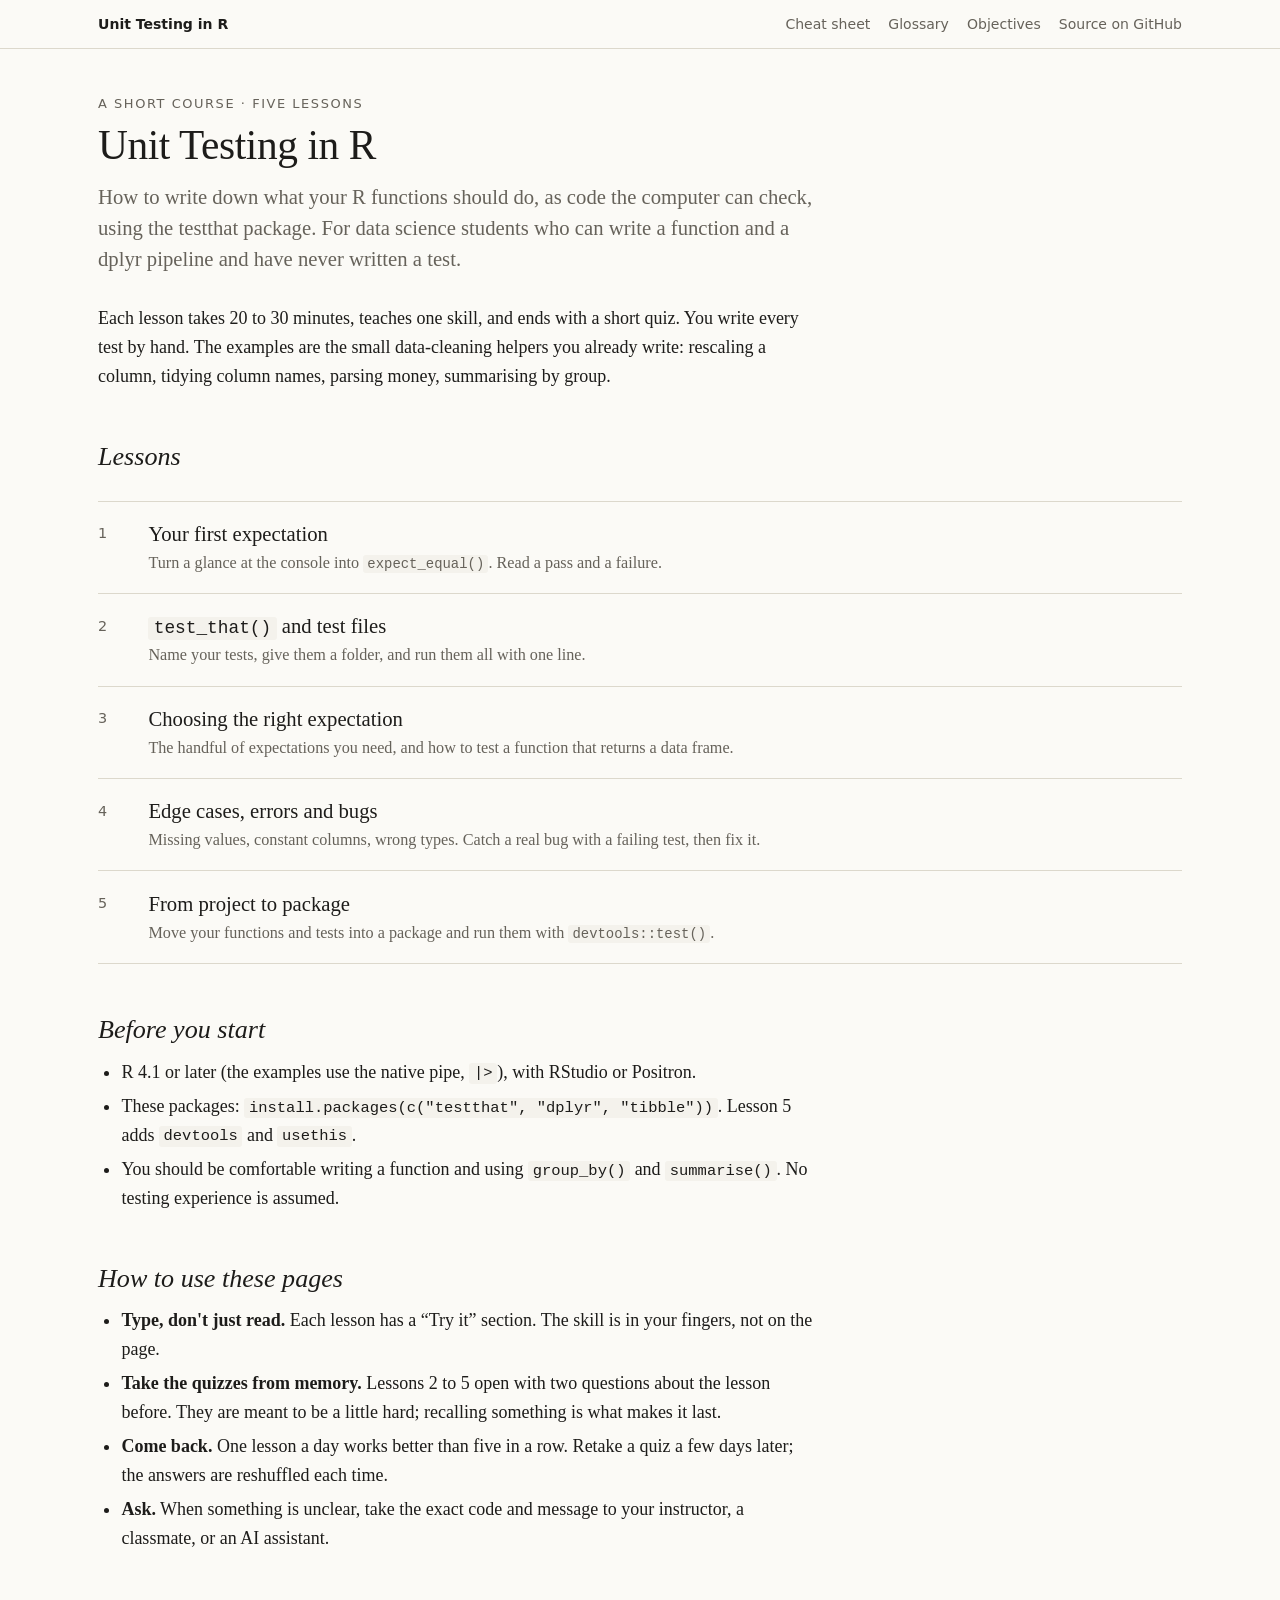
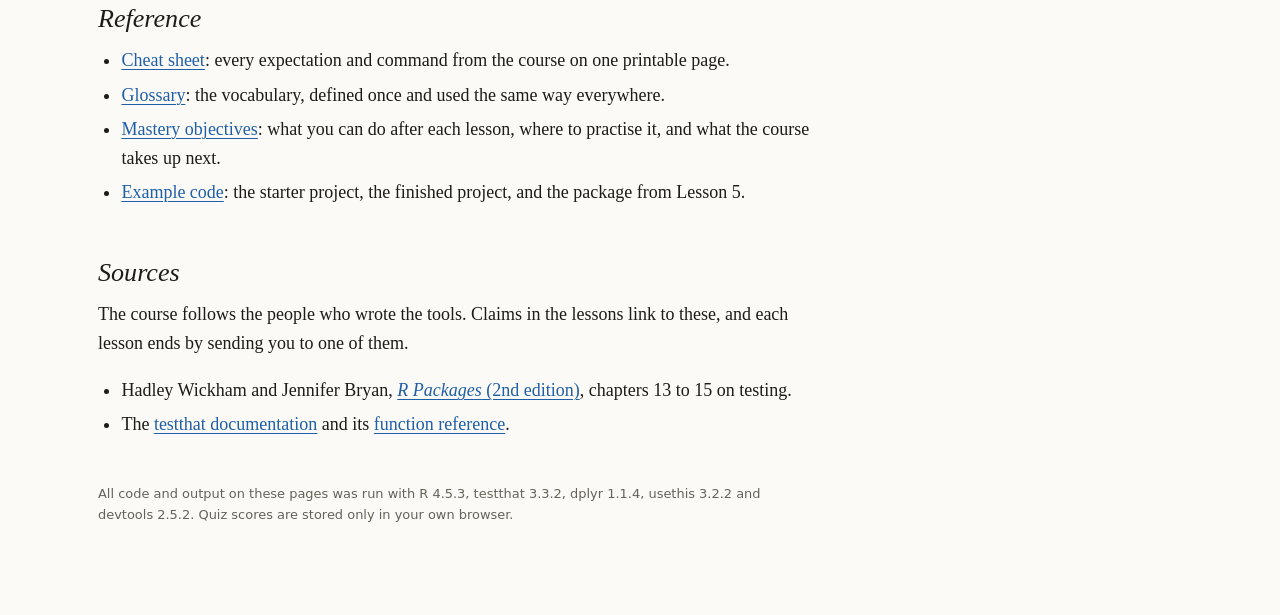
<file: index.html>
<!doctype html>
<html lang="en">
<head>
<meta charset="utf-8">
<meta name="viewport" content="width=device-width, initial-scale=1">
<title>Unit Testing in R</title>
<meta name="description" content="A short course on writing unit tests by hand with testthat, for data science students who know some R and tidyverse.">
<link rel="stylesheet" href="assets/course.css">
<script src="assets/course.js" defer></script>
</head>
<body>
<header class="topbar"><div class="topbar-inner">
  <a class="brand" href="index.html">Unit Testing in R</a>
  <nav aria-label="Course">
    <a href="reference/cheat-sheet.html">Cheat sheet</a>
    <a href="reference/glossary.html">Glossary</a>
    <a href="reference/mastery-objectives.html">Objectives</a>
    <a href="https://github.com/acatlin/r-unit-testing">Source on GitHub</a>
  </nav>
</div></header>

<main class="page">
  <p class="eyebrow">A short course · five lessons</p>
  <h1>Unit Testing in R</h1>
  <p class="lede">How to write down what your R functions should do, as code the computer can check, using the testthat package. For data science students who can write a function and a dplyr pipeline and have never written a test.</p>

  <p>Each lesson takes 20 to 30 minutes, teaches one skill, and ends with a short quiz. You write every test by hand. The examples are the small data-cleaning helpers you already write: rescaling a column, tidying column names, parsing money, summarising by group.</p>

  <h2>Lessons</h2>
  <ol class="toc wide">
    <li><a href="lessons/0001-first-expectation.html">
      <span class="n">1</span>
      <span><span class="t" data-progress="lesson-1">Your first expectation</span>
      <span class="d">Turn a glance at the console into <code>expect_equal()</code>. Read a pass and a failure.</span></span>
    </a></li>
    <li><a href="lessons/0002-test-that-and-test-files.html">
      <span class="n">2</span>
      <span><span class="t" data-progress="lesson-2"><code>test_that()</code> and test files</span>
      <span class="d">Name your tests, give them a folder, and run them all with one line.</span></span>
    </a></li>
    <li><a href="lessons/0003-choosing-expectations.html">
      <span class="n">3</span>
      <span><span class="t" data-progress="lesson-3">Choosing the right expectation</span>
      <span class="d">The handful of expectations you need, and how to test a function that returns a data frame.</span></span>
    </a></li>
    <li><a href="lessons/0004-edge-cases-errors-and-bugs.html">
      <span class="n">4</span>
      <span><span class="t" data-progress="lesson-4">Edge cases, errors and bugs</span>
      <span class="d">Missing values, constant columns, wrong types. Catch a real bug with a failing test, then fix it.</span></span>
    </a></li>
    <li><a href="lessons/0005-from-project-to-package.html">
      <span class="n">5</span>
      <span><span class="t" data-progress="lesson-5">From project to package</span>
      <span class="d">Move your functions and tests into a package and run them with <code>devtools::test()</code>.</span></span>
    </a></li>
  </ol>

  <h2>Before you start</h2>
  <ul>
    <li>R 4.1 or later (the examples use the native pipe, <code>|></code>), with RStudio or Positron.</li>
    <li>These packages: <code>install.packages(c("testthat", "dplyr", "tibble"))</code>. Lesson 5 adds <code>devtools</code> and <code>usethis</code>.</li>
    <li>You should be comfortable writing a function and using <code>group_by()</code> and <code>summarise()</code>. No testing experience is assumed.</li>
  </ul>

  <h2>How to use these pages</h2>
  <ul>
    <li><strong>Type, don't just read.</strong> Each lesson has a “Try it” section. The skill is in your fingers, not on the page.</li>
    <li><strong>Take the quizzes from memory.</strong> Lessons 2 to 5 open with two questions about the lesson before. They are meant to be a little hard; recalling something is what makes it last.</li>
    <li><strong>Come back.</strong> One lesson a day works better than five in a row. Retake a quiz a few days later; the answers are reshuffled each time.</li>
    <li><strong>Ask.</strong> When something is unclear, take the exact code and message to your instructor, a classmate, or an AI assistant.</li>
  </ul>

  <h2>Reference</h2>
  <ul>
    <li><a href="reference/cheat-sheet.html">Cheat sheet</a>: every expectation and command from the course on one printable page.</li>
    <li><a href="reference/glossary.html">Glossary</a>: the vocabulary, defined once and used the same way everywhere.</li>
    <li><a href="reference/mastery-objectives.html">Mastery objectives</a>: what you can do after each lesson, where to practise it, and what the course takes up next.</li>
    <li><a href="https://github.com/acatlin/r-unit-testing/tree/main/examples">Example code</a>: the starter project, the finished project, and the package from Lesson 5.</li>
  </ul>

  <h2>Sources</h2>
  <p>The course follows the people who wrote the tools. Claims in the lessons link to these, and each lesson ends by sending you to one of them.</p>
  <ul>
    <li>Hadley Wickham and Jennifer Bryan, <a href="https://r-pkgs.org/testing-basics.html"><em>R Packages</em> (2nd edition)</a>, chapters 13 to 15 on testing.</li>
    <li>The <a href="https://testthat.r-lib.org/">testthat documentation</a> and its <a href="https://testthat.r-lib.org/reference/index.html">function reference</a>.</li>
  </ul>

  <p class="colophon">All code and output on these pages was run with R 4.5.3, testthat 3.3.2, dplyr 1.1.4, usethis 3.2.2 and devtools 2.5.2. Quiz scores are stored only in your own browser.</p>
</main>
</body>
</html>
</file>
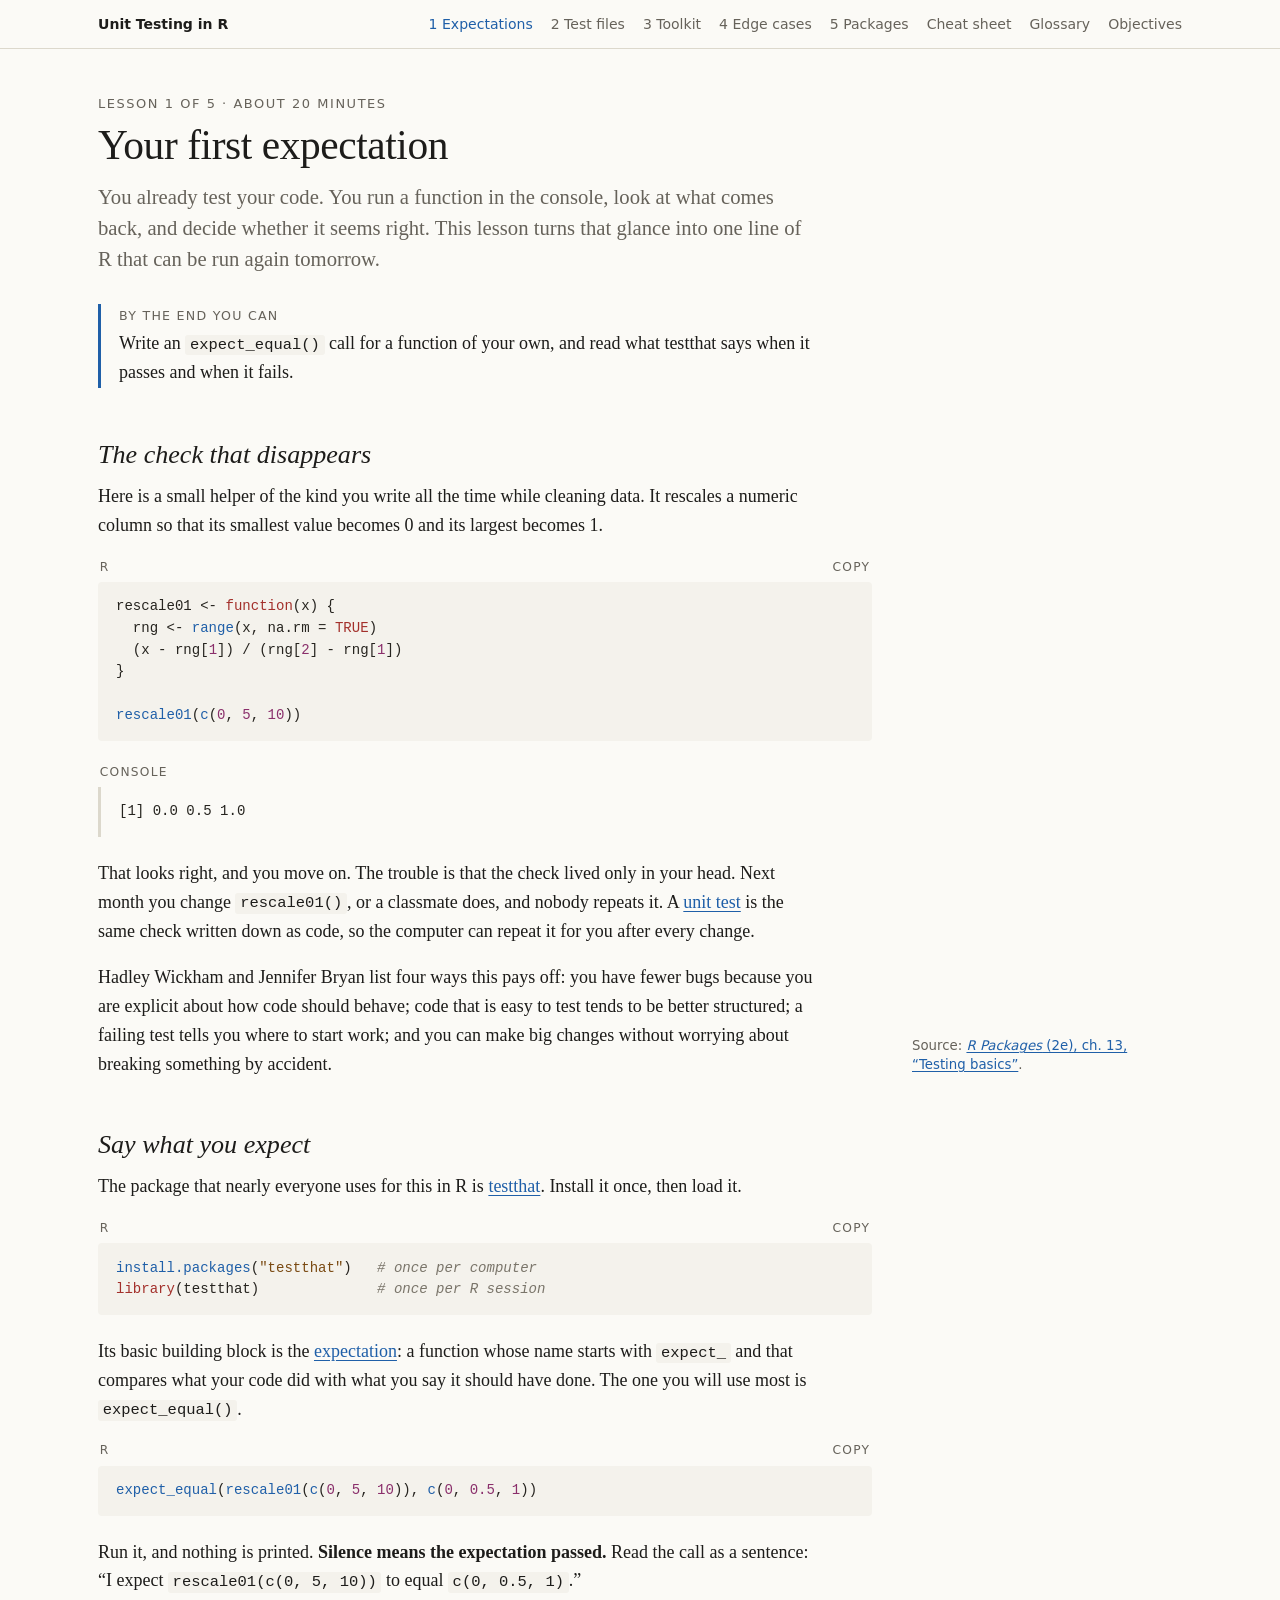
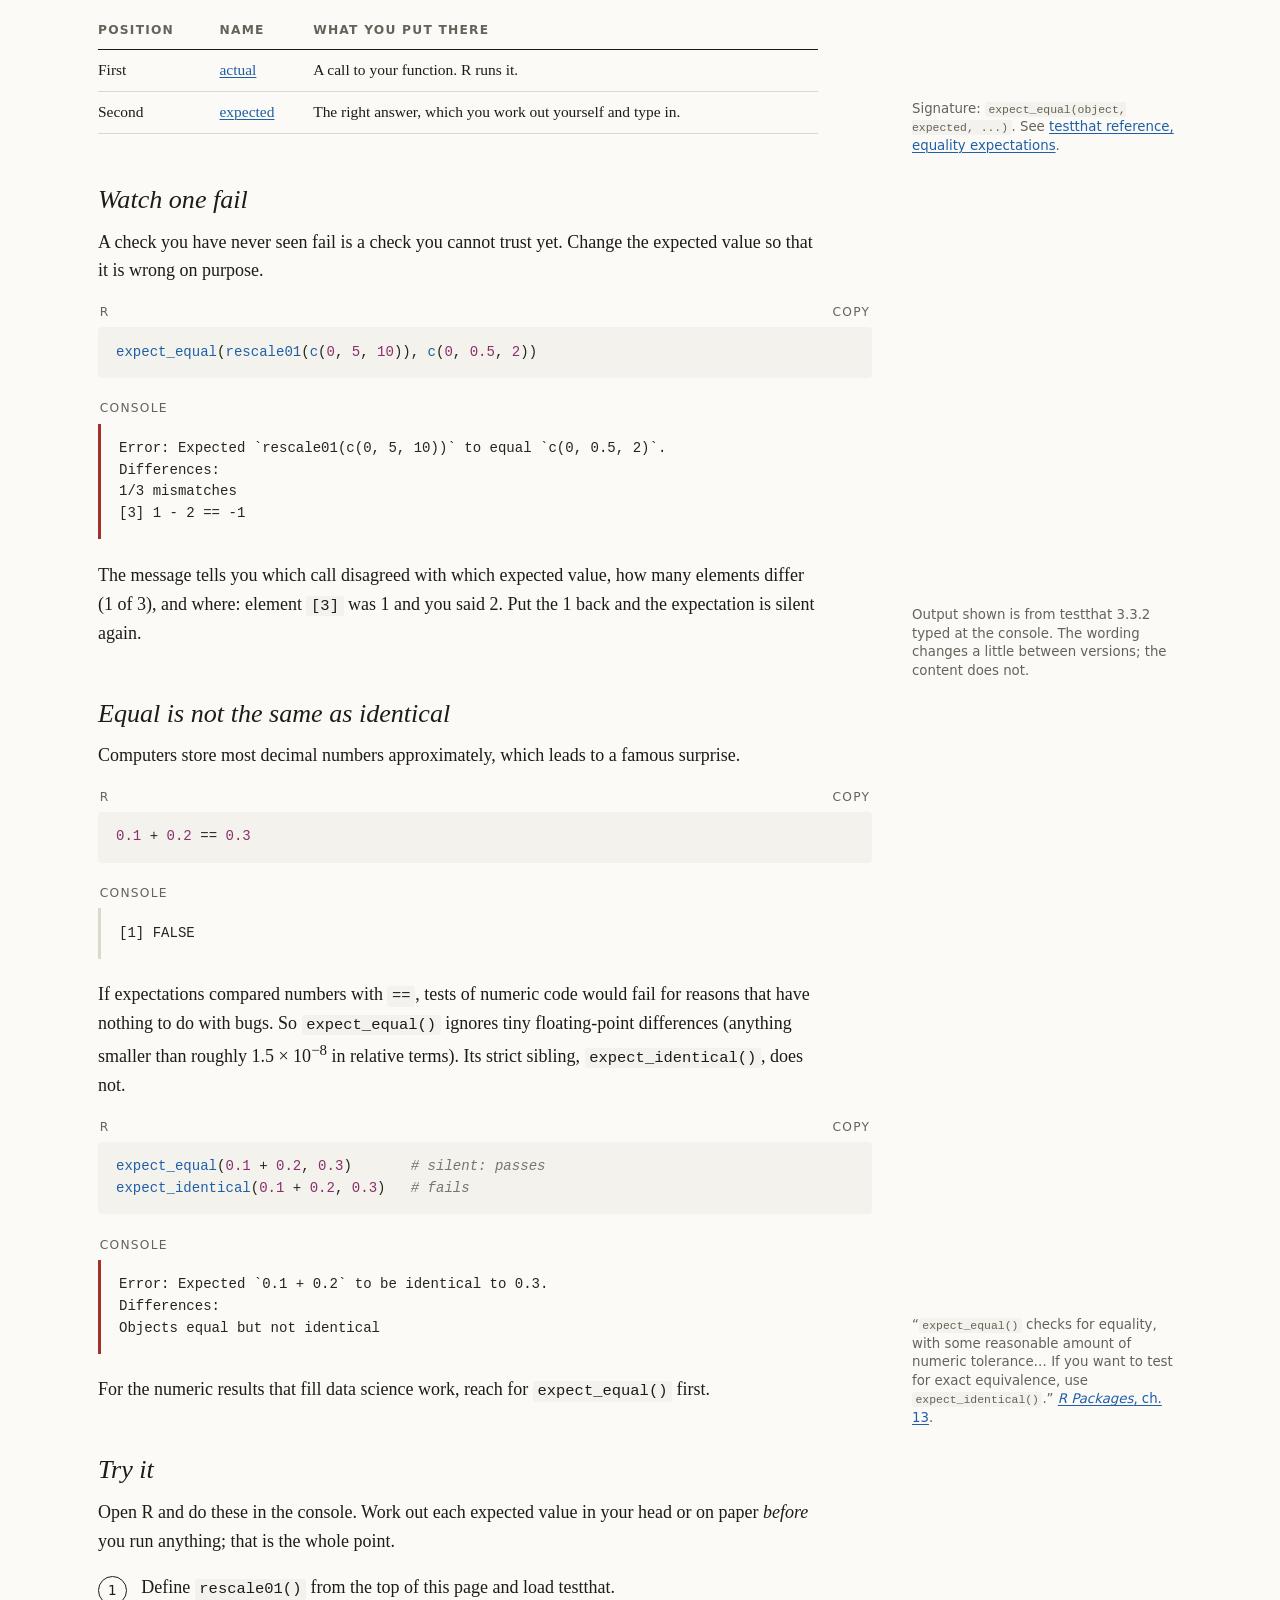
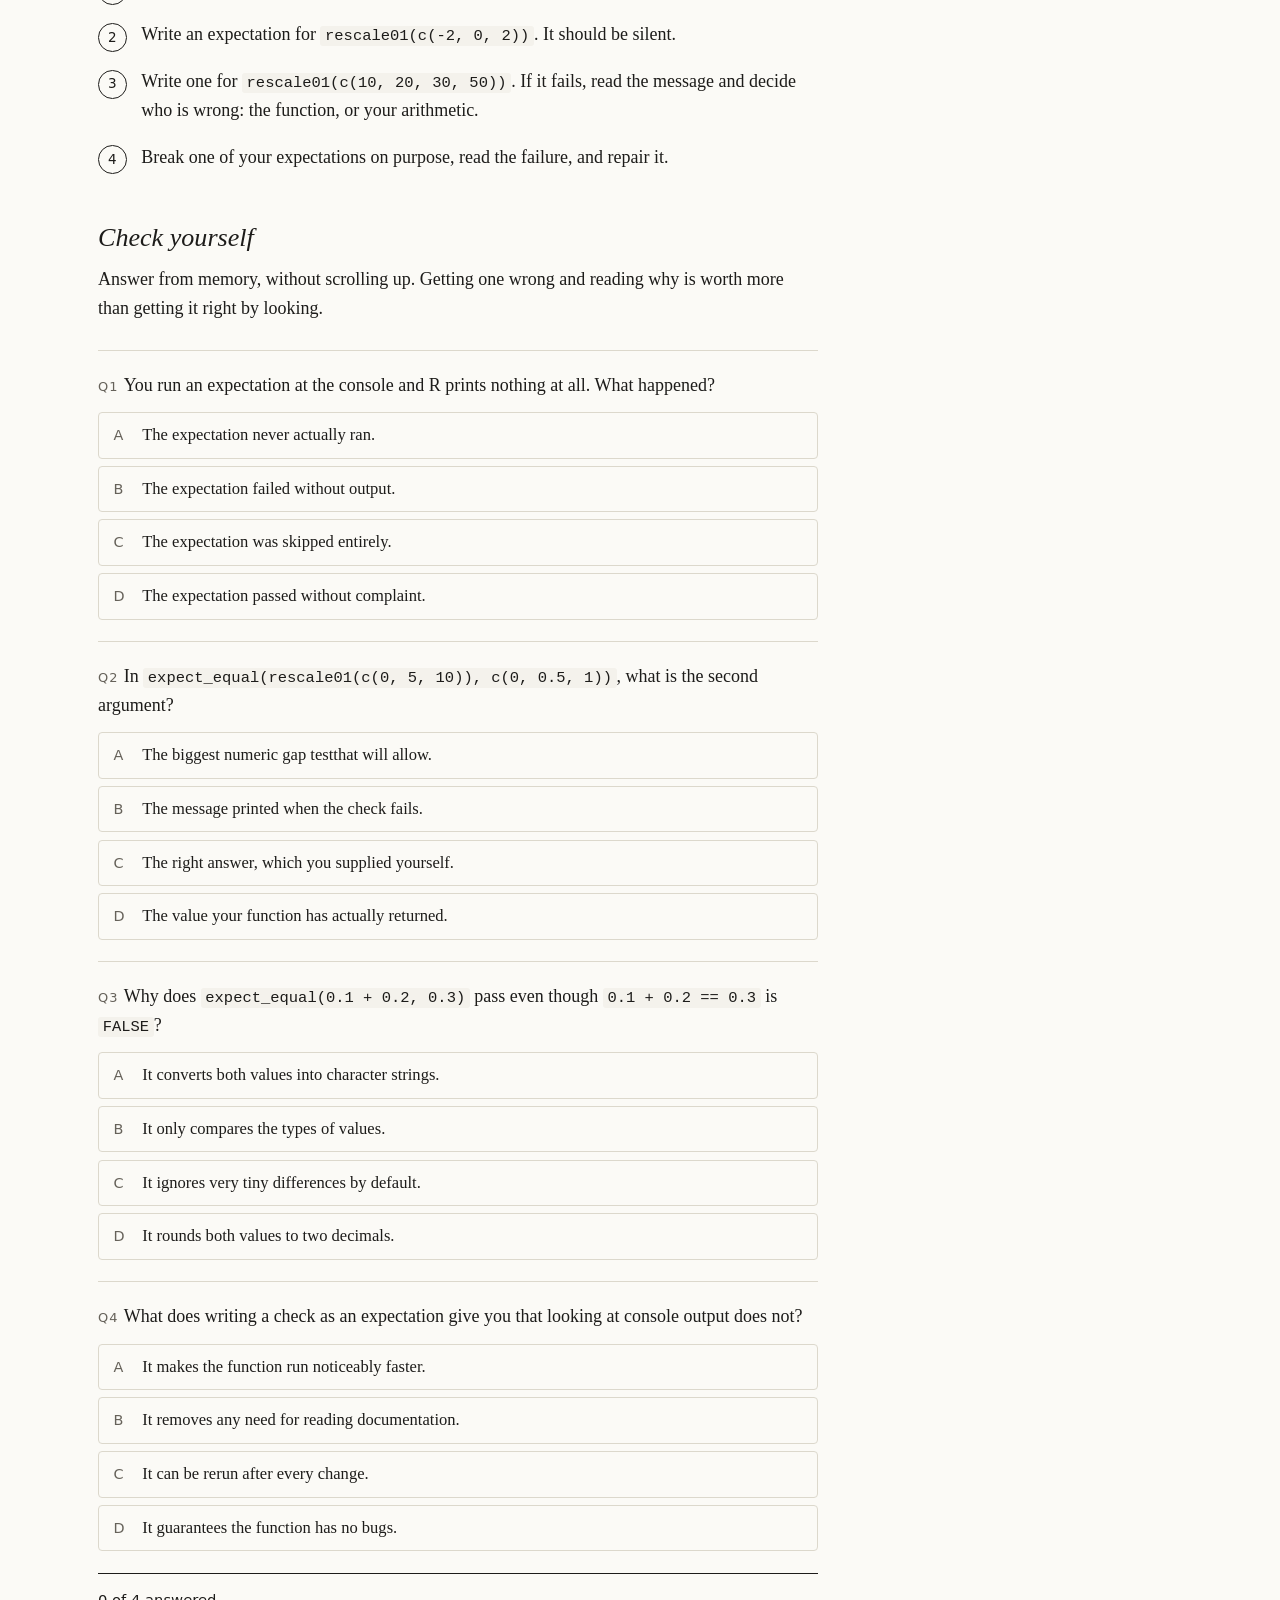
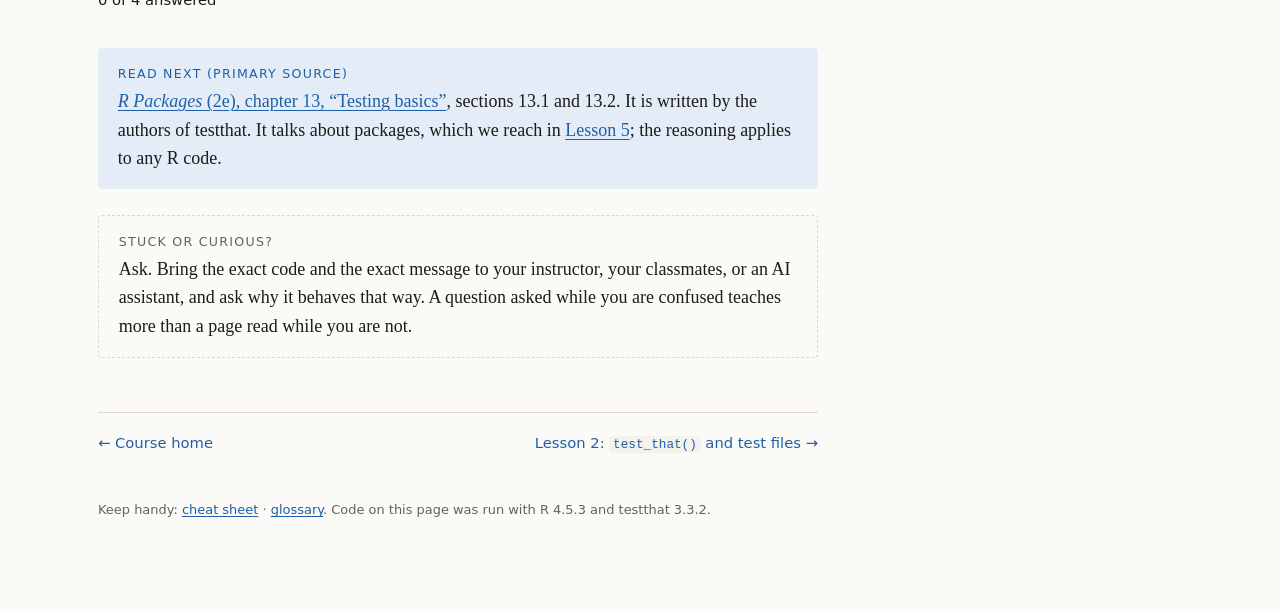
<file: lessons/0001-first-expectation.html>
<!doctype html>
<html lang="en">
<head>
<meta charset="utf-8">
<meta name="viewport" content="width=device-width, initial-scale=1">
<title>Lesson 1: Your first expectation · Unit Testing in R</title>
<link rel="stylesheet" href="../assets/course.css">
<script src="../assets/course.js" defer></script>
</head>
<body>
<header class="topbar"><div class="topbar-inner">
  <a class="brand" href="../index.html">Unit Testing in R</a>
  <nav aria-label="Course">
    <a href="0001-first-expectation.html" aria-current="page">1 Expectations</a>
    <a href="0002-test-that-and-test-files.html">2 Test files</a>
    <a href="0003-choosing-expectations.html">3 Toolkit</a>
    <a href="0004-edge-cases-errors-and-bugs.html">4 Edge cases</a>
    <a href="0005-from-project-to-package.html">5 Packages</a>
    <a href="../reference/cheat-sheet.html">Cheat sheet</a>
    <a href="../reference/glossary.html">Glossary</a>
    <a href="../reference/mastery-objectives.html">Objectives</a>
  </nav>
</div></header>

<main class="page">
  <p class="eyebrow">Lesson 1 of 5 · about 20 minutes</p>
  <h1>Your first expectation</h1>
  <p class="lede">You already test your code. You run a function in the console, look at what comes back, and decide whether it seems right. This lesson turns that glance into one line of R that can be run again tomorrow.</p>

  <div class="win">
    <span class="label">By the end you can</span>
    <p>Write an <code>expect_equal()</code> call for a function of your own, and read what testthat says when it passes and when it fails.</p>
  </div>

  <h2>The check that disappears</h2>
  <p>Here is a small helper of the kind you write all the time while cleaning data. It rescales a numeric column so that its smallest value becomes 0 and its largest becomes 1.</p>

  <figure class="code r">
    <figcaption><span>R</span></figcaption>
<pre><code>rescale01 &lt;- function(x) {
  rng &lt;- range(x, na.rm = TRUE)
  (x - rng[1]) / (rng[2] - rng[1])
}

rescale01(c(0, 5, 10))</code></pre>
  </figure>
  <figure class="code out">
    <figcaption><span>Console</span></figcaption>
<pre>[1] 0.0 0.5 1.0</pre>
  </figure>

  <p>That looks right, and you move on. The trouble is that the check lived only in your head. Next month you change <code>rescale01()</code>, or a classmate does, and nobody repeats it. A <a href="../reference/glossary.html#unit-test">unit test</a> is the same check written down as code, so the computer can repeat it for you after every change.</p>

  <p>Hadley Wickham and Jennifer Bryan list four ways this pays off: you have fewer bugs because you are explicit about how code should behave; code that is easy to test tends to be better structured; a failing test tells you where to start work; and you can make big changes without worrying about breaking something by accident.</p>
  <span class="cite">Source: <a href="https://r-pkgs.org/testing-basics.html"><em>R Packages</em> (2e), ch. 13, “Testing basics”</a>.</span>

  <h2>Say what you expect</h2>
  <p>The package that nearly everyone uses for this in R is <a href="https://testthat.r-lib.org/">testthat</a>. Install it once, then load it.</p>

  <figure class="code r">
    <figcaption><span>R</span></figcaption>
<pre><code>install.packages("testthat")   # once per computer
library(testthat)              # once per R session</code></pre>
  </figure>

  <p>Its basic building block is the <a href="../reference/glossary.html#expectation">expectation</a>: a function whose name starts with <code>expect_</code> and that compares what your code did with what you say it should have done. The one you will use most is <code>expect_equal()</code>.</p>

  <figure class="code r">
    <figcaption><span>R</span></figcaption>
<pre><code>expect_equal(rescale01(c(0, 5, 10)), c(0, 0.5, 1))</code></pre>
  </figure>

  <p>Run it, and nothing is printed. <strong>Silence means the expectation passed.</strong> Read the call as a sentence: “I expect <code>rescale01(c(0, 5, 10))</code> to equal <code>c(0, 0.5, 1)</code>.”</p>

  <div class="table-wrap">
  <table>
    <thead><tr><th>Position</th><th>Name</th><th>What you put there</th></tr></thead>
    <tbody>
      <tr><td>First</td><td><a href="../reference/glossary.html#actual">actual</a></td><td>A call to your function. R runs it.</td></tr>
      <tr><td>Second</td><td><a href="../reference/glossary.html#expected">expected</a></td><td>The right answer, which you work out yourself and type in.</td></tr>
    </tbody>
  </table>
  </div>
  <span class="cite">Signature: <code>expect_equal(object, expected, ...)</code>. See <a href="https://testthat.r-lib.org/reference/equality-expectations.html">testthat reference, equality expectations</a>.</span>

  <h2>Watch one fail</h2>
  <p>A check you have never seen fail is a check you cannot trust yet. Change the expected value so that it is wrong on purpose.</p>

  <figure class="code r">
    <figcaption><span>R</span></figcaption>
<pre><code>expect_equal(rescale01(c(0, 5, 10)), c(0, 0.5, 2))</code></pre>
  </figure>
  <figure class="code out fail">
    <figcaption><span>Console</span></figcaption>
<pre>Error: Expected `rescale01(c(0, 5, 10))` to equal `c(0, 0.5, 2)`.
Differences:
1/3 mismatches
[3] 1 - 2 == -1</pre>
  </figure>

  <p>The message tells you which call disagreed with which expected value, how many elements differ (1 of 3), and where: element <code>[3]</code> was 1 and you said 2. Put the 1 back and the expectation is silent again.</p>
  <span class="cite">Output shown is from testthat 3.3.2 typed at the console. The wording changes a little between versions; the content does not.</span>

  <h2>Equal is not the same as identical</h2>
  <p>Computers store most decimal numbers approximately, which leads to a famous surprise.</p>

  <figure class="code r">
    <figcaption><span>R</span></figcaption>
<pre><code>0.1 + 0.2 == 0.3</code></pre>
  </figure>
  <figure class="code out">
    <figcaption><span>Console</span></figcaption>
<pre>[1] FALSE</pre>
  </figure>

  <p>If expectations compared numbers with <code>==</code>, tests of numeric code would fail for reasons that have nothing to do with bugs. So <code>expect_equal()</code> ignores tiny floating-point differences (anything smaller than roughly 1.5 × 10<sup>−8</sup> in relative terms). Its strict sibling, <code>expect_identical()</code>, does not.</p>

  <figure class="code r">
    <figcaption><span>R</span></figcaption>
<pre><code>expect_equal(0.1 + 0.2, 0.3)       # silent: passes
expect_identical(0.1 + 0.2, 0.3)   # fails</code></pre>
  </figure>
  <figure class="code out fail">
    <figcaption><span>Console</span></figcaption>
<pre>Error: Expected `0.1 + 0.2` to be identical to 0.3.
Differences:
Objects equal but not identical</pre>
  </figure>
  <span class="cite">“<code>expect_equal()</code> checks for equality, with some reasonable amount of numeric tolerance… If you want to test for exact equivalence, use <code>expect_identical()</code>.” <a href="https://r-pkgs.org/testing-basics.html"><em>R Packages</em>, ch. 13</a>.</span>

  <p>For the numeric results that fill data science work, reach for <code>expect_equal()</code> first.</p>

  <h2>Try it</h2>
  <p>Open R and do these in the console. Work out each expected value in your head or on paper <em>before</em> you run anything; that is the whole point.</p>
  <ol class="steps">
    <li>Define <code>rescale01()</code> from the top of this page and load testthat.</li>
    <li>Write an expectation for <code>rescale01(c(-2, 0, 2))</code>. It should be silent.</li>
    <li>Write one for <code>rescale01(c(10, 20, 30, 50))</code>. If it fails, read the message and decide who is wrong: the function, or your arithmetic.</li>
    <li>Break one of your expectations on purpose, read the failure, and repair it.</li>
  </ol>

  <h2>Check yourself</h2>
  <p>Answer from memory, without scrolling up. Getting one wrong and reading why is worth more than getting it right by looking.</p>

  <section class="quiz" data-quiz="lesson-1" aria-label="Lesson 1 quiz">
    <ol class="questions">
      <li class="q">
        <p class="stem">You run an expectation at the console and R prints nothing at all. What happened?</p>
        <ul class="opts">
          <li data-correct>The expectation passed without complaint.</li>
          <li>The expectation was skipped entirely.</li>
          <li>The expectation failed without output.</li>
          <li>The expectation never actually ran.</li>
        </ul>
        <p class="why">A passing expectation is silent. Only a failure prints anything.</p>
      </li>
      <li class="q">
        <p class="stem">In <code>expect_equal(rescale01(c(0, 5, 10)), c(0, 0.5, 1))</code>, what is the second argument?</p>
        <ul class="opts">
          <li data-correct>The right answer, which you supplied yourself.</li>
          <li>The value your function has actually returned.</li>
          <li>The biggest numeric gap testthat will allow.</li>
          <li>The message printed when the check fails.</li>
        </ul>
        <p class="why">The first argument is the actual result (a call to your function). The second is the expected result, which comes from you.</p>
      </li>
      <li class="q">
        <p class="stem">Why does <code>expect_equal(0.1 + 0.2, 0.3)</code> pass even though <code>0.1 + 0.2 == 0.3</code> is <code>FALSE</code>?</p>
        <ul class="opts">
          <li data-correct>It ignores very tiny differences by default.</li>
          <li>It rounds both values to two decimals.</li>
          <li>It converts both values into character strings.</li>
          <li>It only compares the types of values.</li>
        </ul>
        <p class="why"><code>expect_equal()</code> has a small numeric tolerance. <code>expect_identical()</code> has none, so it fails here.</p>
      </li>
      <li class="q">
        <p class="stem">What does writing a check as an expectation give you that looking at console output does not?</p>
        <ul class="opts">
          <li data-correct>It can be rerun after every change.</li>
          <li>It makes the function run noticeably faster.</li>
          <li>It removes any need for reading documentation.</li>
          <li>It guarantees the function has no bugs.</li>
        </ul>
        <p class="why">A written check is repeatable. It makes bugs less likely, not impossible: a test only covers the cases you thought to write.</p>
      </li>
    </ol>
  </section>

  <div class="box source">
    <span class="label">Read next (primary source)</span>
    <p><a href="https://r-pkgs.org/testing-basics.html"><em>R Packages</em> (2e), chapter 13, “Testing basics”</a>, sections 13.1 and 13.2. It is written by the authors of testthat. It talks about packages, which we reach in <a href="0005-from-project-to-package.html">Lesson 5</a>; the reasoning applies to any R code.</p>
  </div>

  <div class="box ask">
    <span class="label">Stuck or curious?</span>
    <p>Ask. Bring the exact code and the exact message to your instructor, your classmates, or an AI assistant, and ask why it behaves that way. A question asked while you are confused teaches more than a page read while you are not.</p>
  </div>

  <nav class="pager" aria-label="Lesson">
    <a href="../index.html">← Course home</a>
    <a class="next" href="0002-test-that-and-test-files.html">Lesson 2: <code>test_that()</code> and test files →</a>
  </nav>
  <p class="colophon">Keep handy: <a href="../reference/cheat-sheet.html">cheat sheet</a> · <a href="../reference/glossary.html">glossary</a>. Code on this page was run with R 4.5.3 and testthat 3.3.2.</p>
</main>
</body>
</html>
</file>
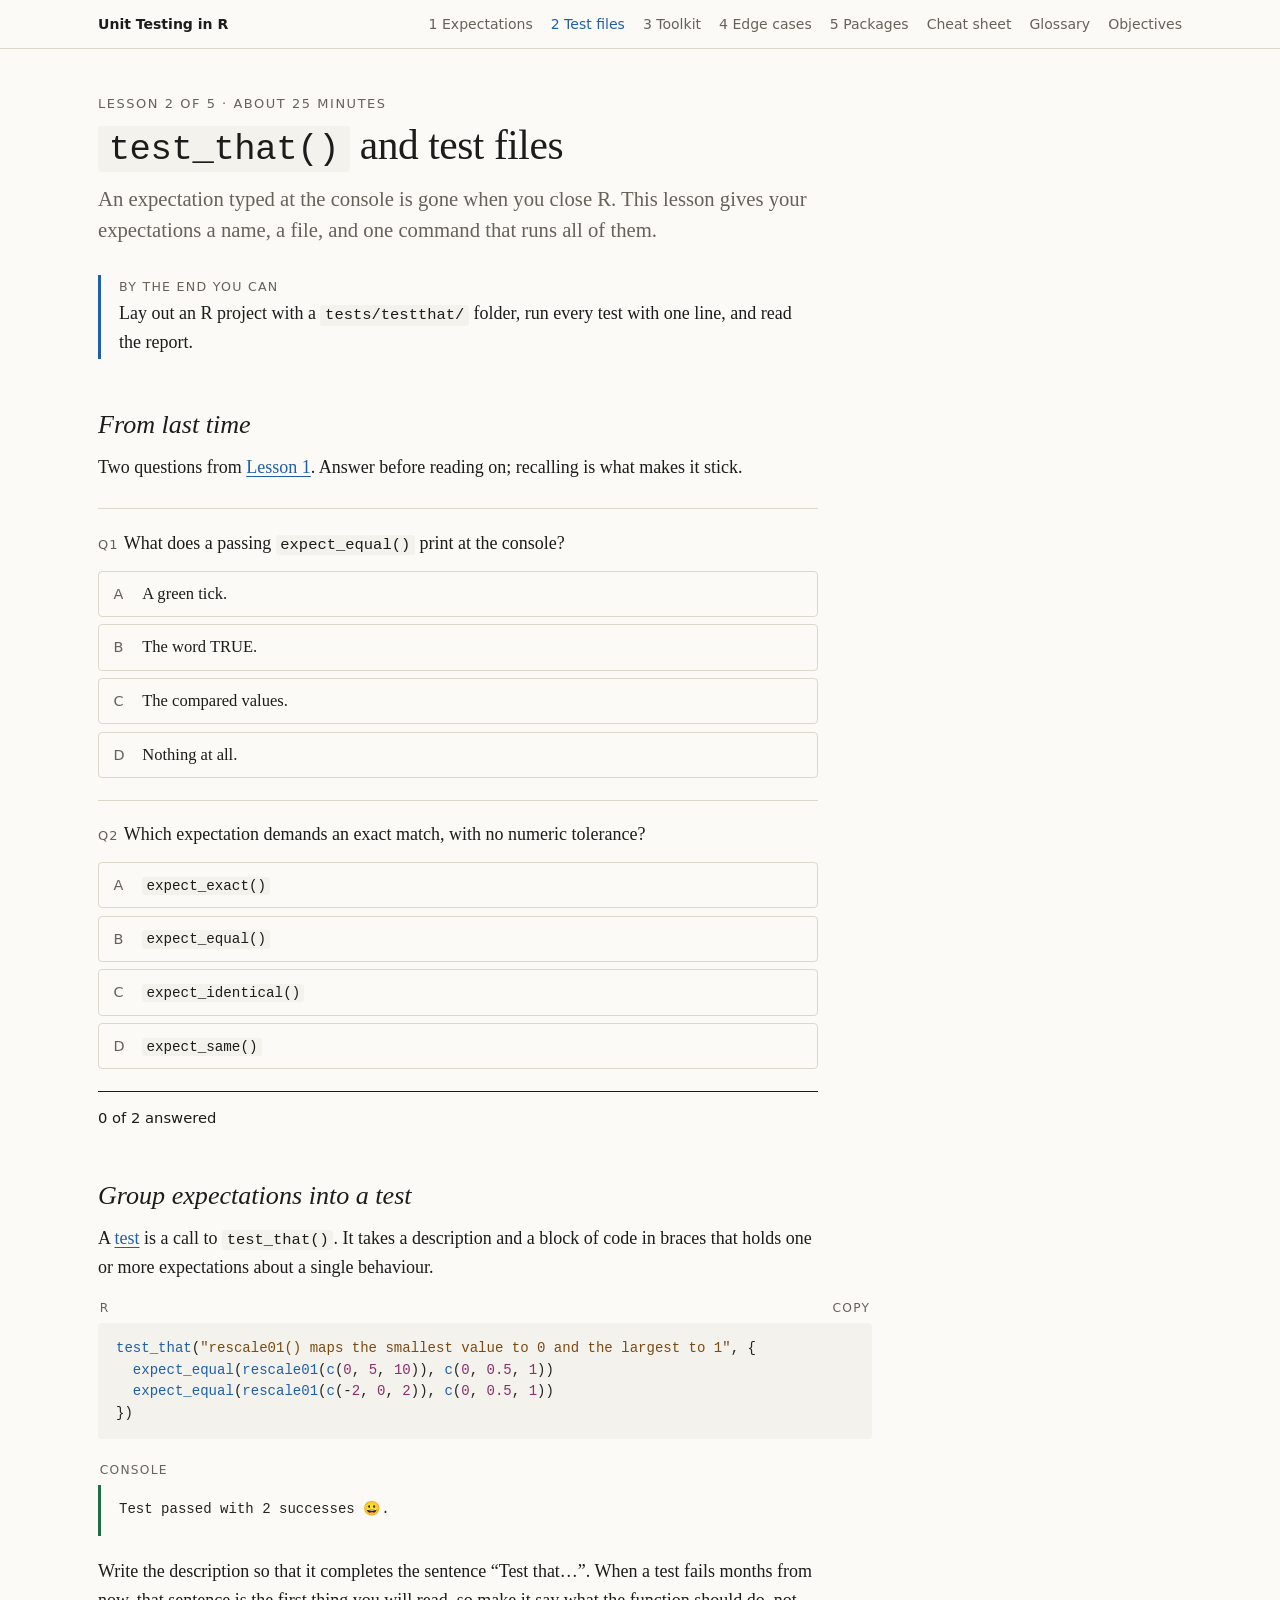
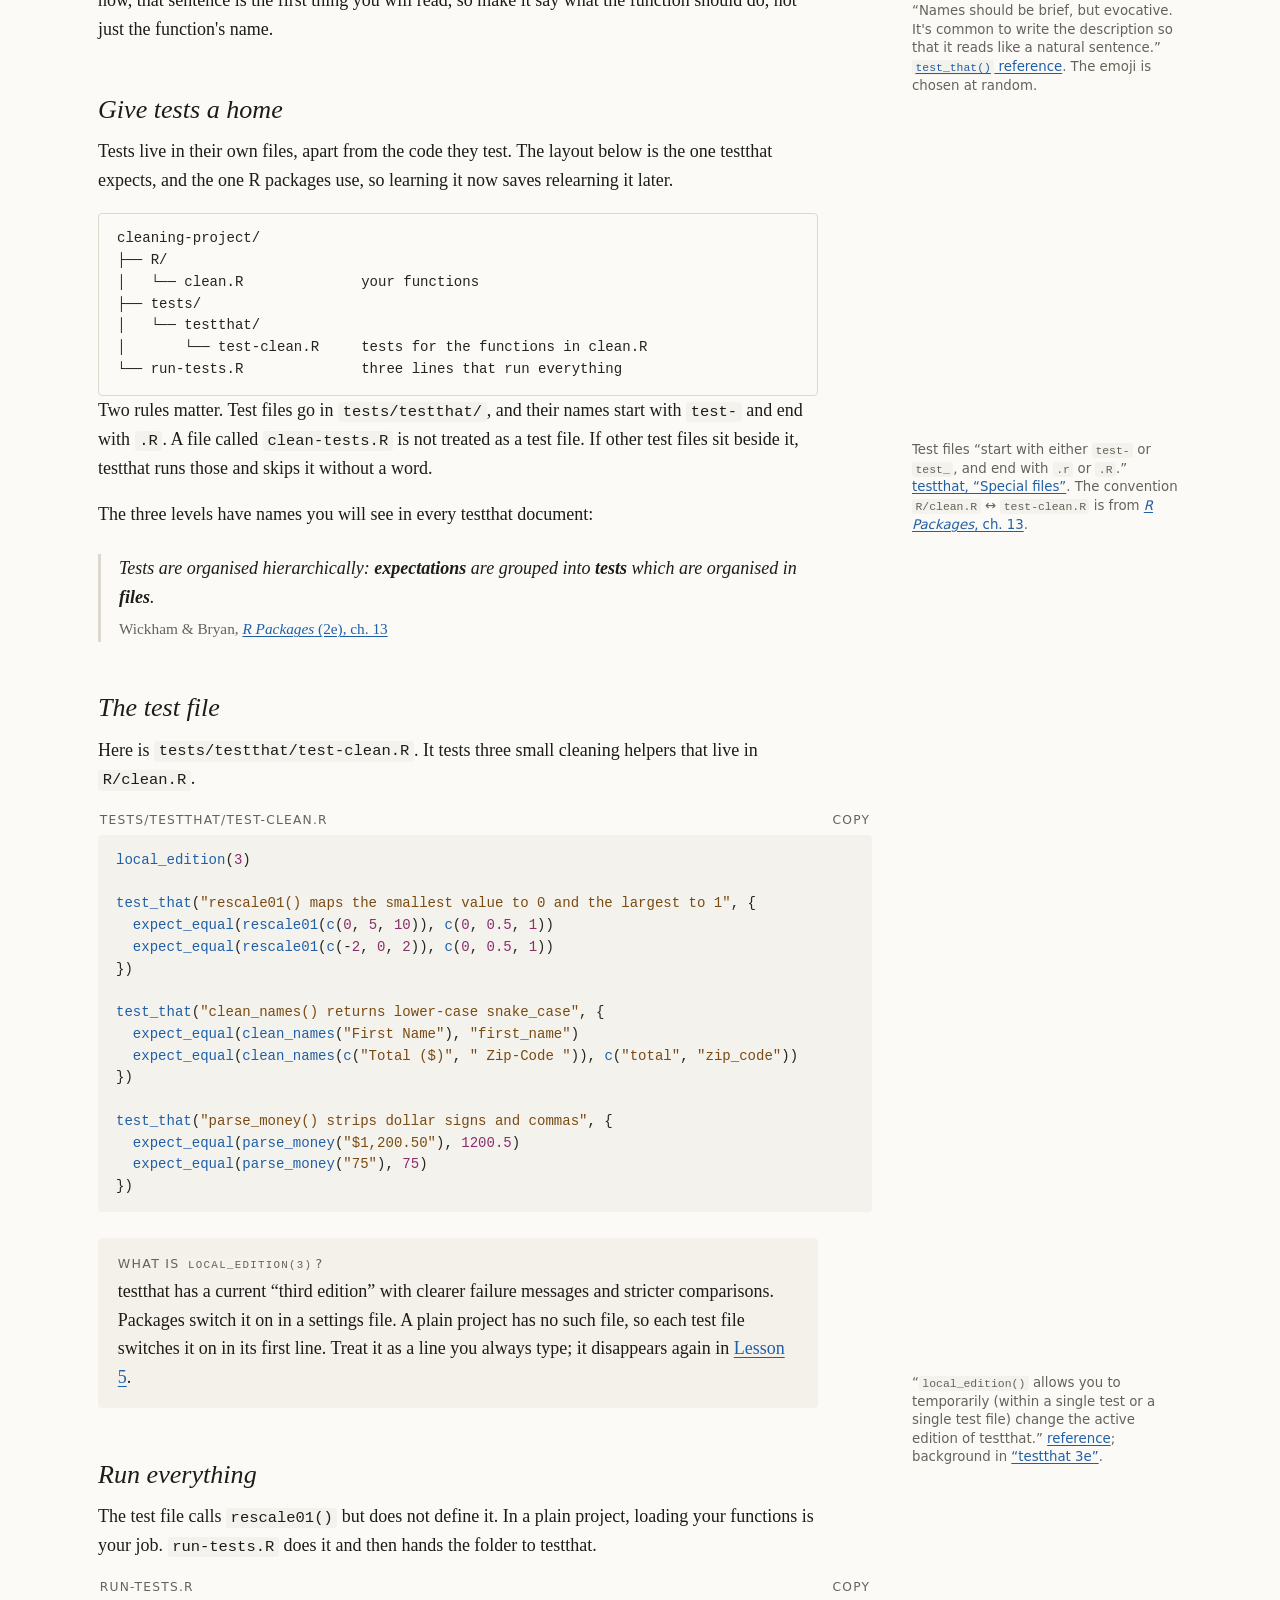
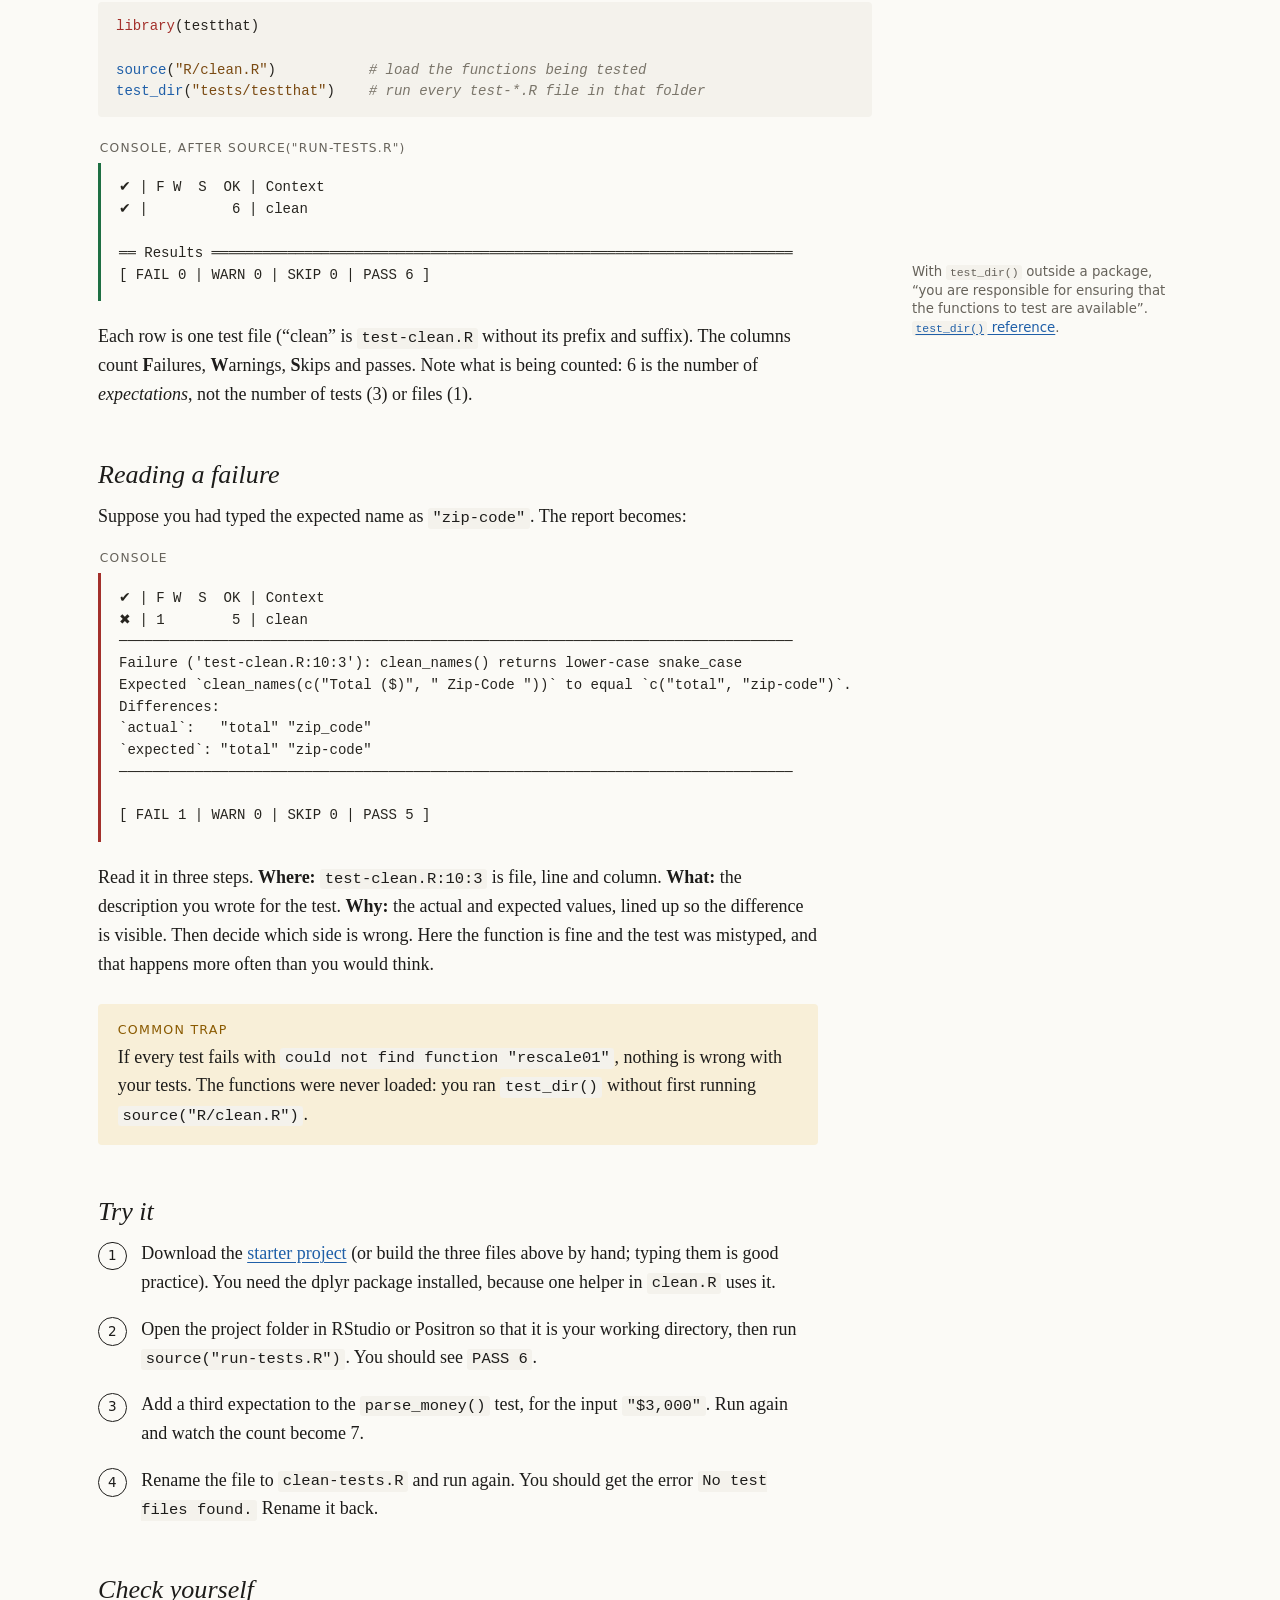
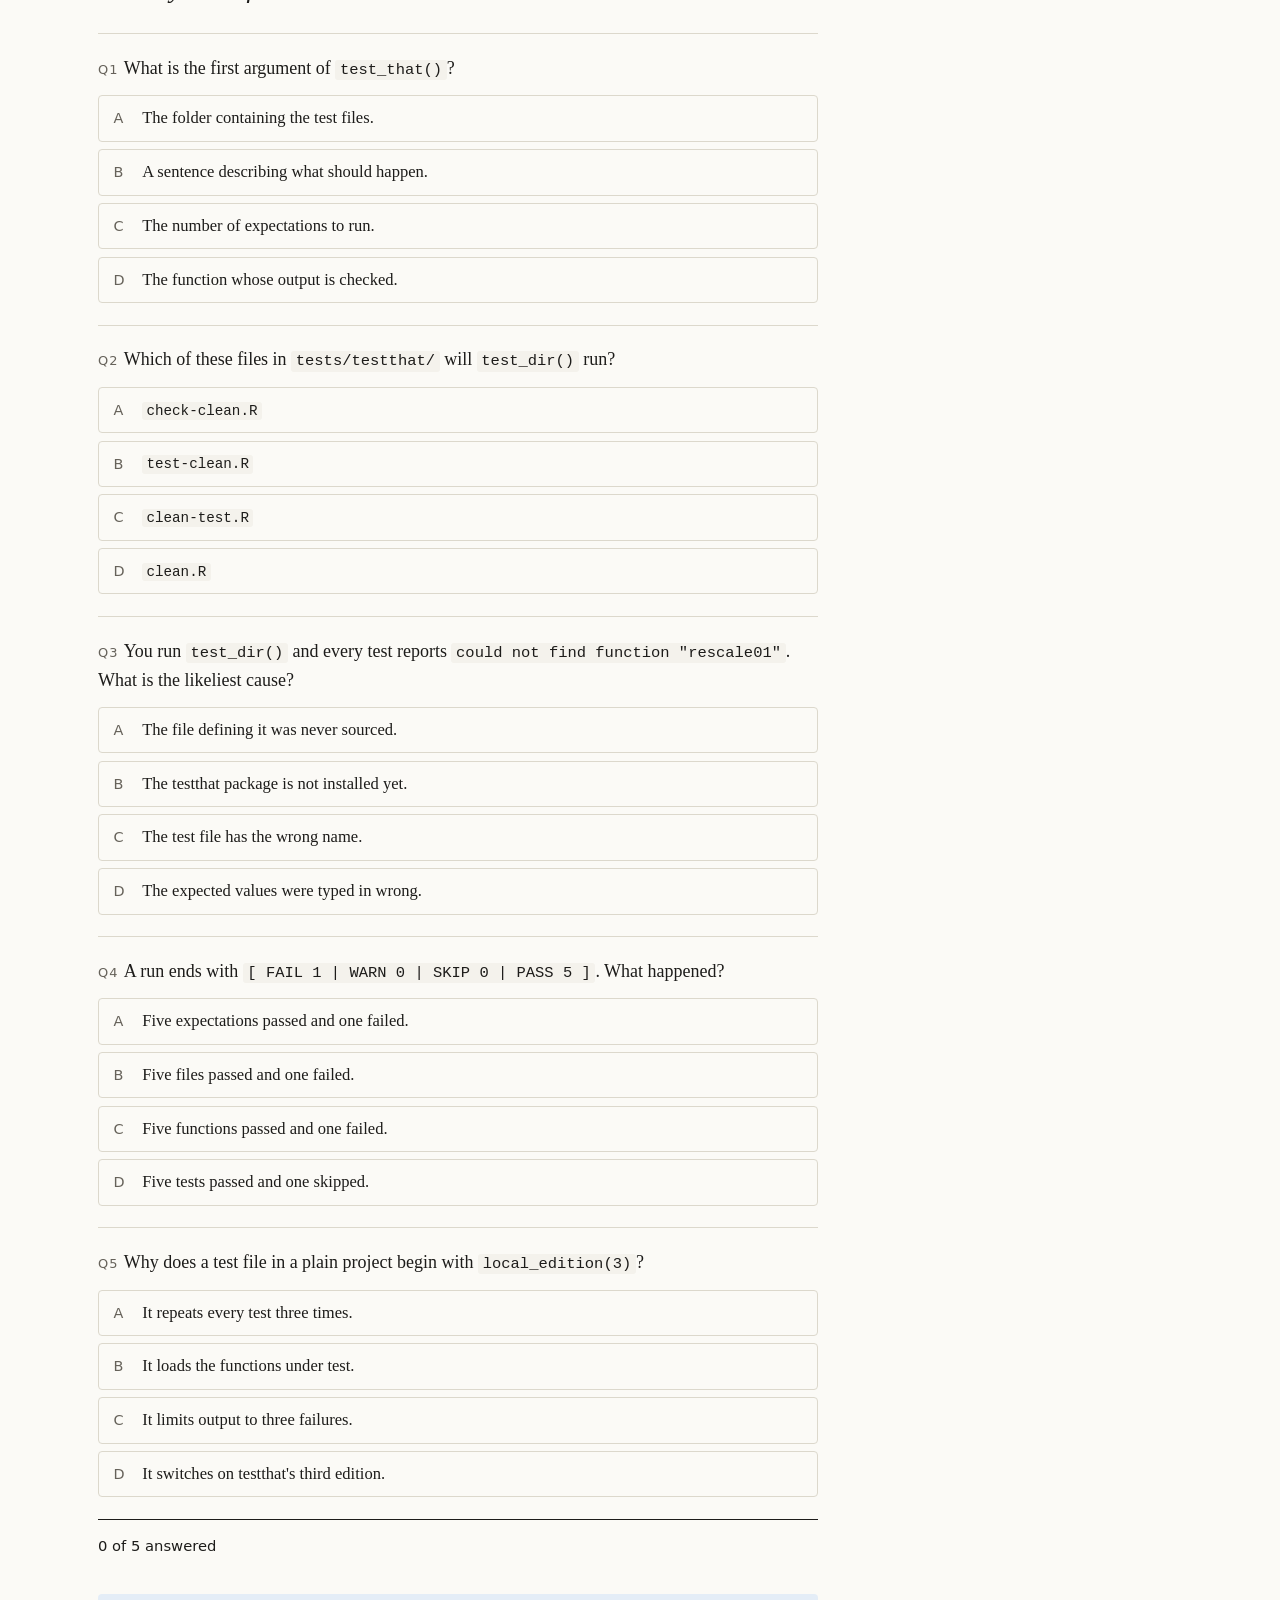
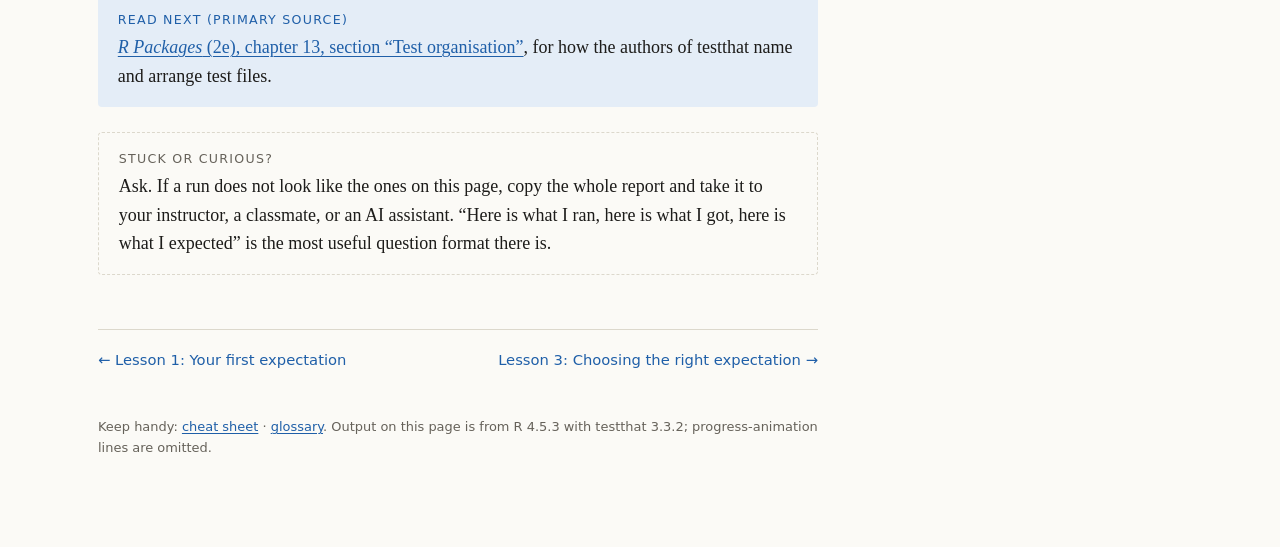
<file: lessons/0002-test-that-and-test-files.html>
<!doctype html>
<html lang="en">
<head>
<meta charset="utf-8">
<meta name="viewport" content="width=device-width, initial-scale=1">
<title>Lesson 2: test_that() and test files · Unit Testing in R</title>
<link rel="stylesheet" href="../assets/course.css">
<script src="../assets/course.js" defer></script>
</head>
<body>
<header class="topbar"><div class="topbar-inner">
  <a class="brand" href="../index.html">Unit Testing in R</a>
  <nav aria-label="Course">
    <a href="0001-first-expectation.html">1 Expectations</a>
    <a href="0002-test-that-and-test-files.html" aria-current="page">2 Test files</a>
    <a href="0003-choosing-expectations.html">3 Toolkit</a>
    <a href="0004-edge-cases-errors-and-bugs.html">4 Edge cases</a>
    <a href="0005-from-project-to-package.html">5 Packages</a>
    <a href="../reference/cheat-sheet.html">Cheat sheet</a>
    <a href="../reference/glossary.html">Glossary</a>
    <a href="../reference/mastery-objectives.html">Objectives</a>
  </nav>
</div></header>

<main class="page">
  <p class="eyebrow">Lesson 2 of 5 · about 25 minutes</p>
  <h1><code>test_that()</code> and test files</h1>
  <p class="lede">An expectation typed at the console is gone when you close R. This lesson gives your expectations a name, a file, and one command that runs all of them.</p>

  <div class="win">
    <span class="label">By the end you can</span>
    <p>Lay out an R project with a <code>tests/testthat/</code> folder, run every test with one line, and read the report.</p>
  </div>

  <h2>From last time</h2>
  <p>Two questions from <a href="0001-first-expectation.html">Lesson 1</a>. Answer before reading on; recalling is what makes it stick.</p>
  <section class="quiz" aria-label="Warm-up">
    <ol class="questions">
      <li class="q">
        <p class="stem">What does a passing <code>expect_equal()</code> print at the console?</p>
        <ul class="opts">
          <li data-correct>Nothing at all.</li>
          <li>The word TRUE.</li>
          <li>A green tick.</li>
          <li>The compared values.</li>
        </ul>
        <p class="why">Expectations are silent when they pass.</p>
      </li>
      <li class="q">
        <p class="stem">Which expectation demands an exact match, with no numeric tolerance?</p>
        <ul class="opts">
          <li data-correct><code>expect_identical()</code></li>
          <li><code>expect_equal()</code></li>
          <li><code>expect_same()</code></li>
          <li><code>expect_exact()</code></li>
        </ul>
        <p class="why"><code>expect_equal()</code> tolerates tiny floating-point differences; <code>expect_identical()</code> does not. The other two do not exist.</p>
      </li>
    </ol>
  </section>

  <h2>Group expectations into a test</h2>
  <p>A <a href="../reference/glossary.html#test">test</a> is a call to <code>test_that()</code>. It takes a description and a block of code in braces that holds one or more expectations about a single behaviour.</p>

  <figure class="code r">
    <figcaption><span>R</span></figcaption>
<pre><code>test_that("rescale01() maps the smallest value to 0 and the largest to 1", {
  expect_equal(rescale01(c(0, 5, 10)), c(0, 0.5, 1))
  expect_equal(rescale01(c(-2, 0, 2)), c(0, 0.5, 1))
})</code></pre>
  </figure>
  <figure class="code out pass">
    <figcaption><span>Console</span></figcaption>
<pre>Test passed with 2 successes 😀.</pre>
  </figure>

  <p>Write the description so that it completes the sentence “Test that…”. When a test fails months from now, that sentence is the first thing you will read, so make it say what the function should do, not just the function's name.</p>
  <span class="cite">“Names should be brief, but evocative. It's common to write the description so that it reads like a natural sentence.” <a href="https://testthat.r-lib.org/reference/test_that.html"><code>test_that()</code> reference</a>. The emoji is chosen at random.</span>

  <h2>Give tests a home</h2>
  <p>Tests live in their own files, apart from the code they test. The layout below is the one testthat expects, and the one R packages use, so learning it now saves relearning it later.</p>

<pre class="tree">cleaning-project/
├── R/
│   └── clean.R              your functions
├── tests/
│   └── testthat/
│       └── test-clean.R     tests for the functions in clean.R
└── run-tests.R              three lines that run everything</pre>

  <p>Two rules matter. Test files go in <code>tests/testthat/</code>, and their names start with <code>test-</code> and end with <code>.R</code>. A file called <code>clean-tests.R</code> is not treated as a test file. If other test files sit beside it, testthat runs those and skips it without a word.</p>
  <span class="cite">Test files “start with either <code>test-</code> or <code>test_</code>, and end with <code>.r</code> or <code>.R</code>.” <a href="https://testthat.r-lib.org/articles/special-files.html">testthat, “Special files”</a>. The convention <code>R/clean.R</code> ↔ <code>test-clean.R</code> is from <a href="https://r-pkgs.org/testing-basics.html"><em>R Packages</em>, ch. 13</a>.</span>

  <p>The three levels have names you will see in every testthat document:</p>
  <blockquote>Tests are organised hierarchically: <strong>expectations</strong> are grouped into <strong>tests</strong> which are organised in <strong>files</strong>.
    <footer>Wickham &amp; Bryan, <a href="https://r-pkgs.org/testing-basics.html"><em>R Packages</em> (2e), ch. 13</a></footer>
  </blockquote>

  <h2>The test file</h2>
  <p>Here is <code>tests/testthat/test-clean.R</code>. It tests three small cleaning helpers that live in <code>R/clean.R</code>.</p>

  <figure class="code r">
    <figcaption><span>tests/testthat/test-clean.R</span></figcaption>
<pre><code>local_edition(3)

test_that("rescale01() maps the smallest value to 0 and the largest to 1", {
  expect_equal(rescale01(c(0, 5, 10)), c(0, 0.5, 1))
  expect_equal(rescale01(c(-2, 0, 2)), c(0, 0.5, 1))
})

test_that("clean_names() returns lower-case snake_case", {
  expect_equal(clean_names("First Name"), "first_name")
  expect_equal(clean_names(c("Total ($)", " Zip-Code ")), c("total", "zip_code"))
})

test_that("parse_money() strips dollar signs and commas", {
  expect_equal(parse_money("$1,200.50"), 1200.5)
  expect_equal(parse_money("75"), 75)
})</code></pre>
  </figure>

  <div class="box">
    <span class="label">What is <code>local_edition(3)</code>?</span>
    <p>testthat has a current “third edition” with clearer failure messages and stricter comparisons. Packages switch it on in a settings file. A plain project has no such file, so each test file switches it on in its first line. Treat it as a line you always type; it disappears again in <a href="0005-from-project-to-package.html">Lesson 5</a>.</p>
  </div>
  <span class="cite">“<code>local_edition()</code> allows you to temporarily (within a single test or a single test file) change the active edition of testthat.” <a href="https://testthat.r-lib.org/reference/local_edition.html">reference</a>; background in <a href="https://testthat.r-lib.org/articles/third-edition.html">“testthat 3e”</a>.</span>

  <h2>Run everything</h2>
  <p>The test file calls <code>rescale01()</code> but does not define it. In a plain project, loading your functions is your job. <code>run-tests.R</code> does it and then hands the folder to testthat.</p>

  <figure class="code r">
    <figcaption><span>run-tests.R</span></figcaption>
<pre><code>library(testthat)

source("R/clean.R")           # load the functions being tested
test_dir("tests/testthat")    # run every test-*.R file in that folder</code></pre>
  </figure>
  <figure class="code out pass">
    <figcaption><span>Console, after source("run-tests.R")</span></figcaption>
<pre>✔ | F W  S  OK | Context
✔ |          6 | clean

══ Results ═════════════════════════════════════════════════════════════════════
[ FAIL 0 | WARN 0 | SKIP 0 | PASS 6 ]</pre>
  </figure>
  <span class="cite">With <code>test_dir()</code> outside a package, “you are responsible for ensuring that the functions to test are available”. <a href="https://testthat.r-lib.org/reference/test_dir.html"><code>test_dir()</code> reference</a>.</span>

  <p>Each row is one test file (“clean” is <code>test-clean.R</code> without its prefix and suffix). The columns count <strong>F</strong>ailures, <strong>W</strong>arnings, <strong>S</strong>kips and passes. Note what is being counted: 6 is the number of <em>expectations</em>, not the number of tests (3) or files (1).</p>

  <h2>Reading a failure</h2>
  <p>Suppose you had typed the expected name as <code>"zip-code"</code>. The report becomes:</p>

  <figure class="code out fail">
    <figcaption><span>Console</span></figcaption>
<pre>✔ | F W  S  OK | Context
✖ | 1        5 | clean
────────────────────────────────────────────────────────────────────────────────
Failure ('test-clean.R:10:3'): clean_names() returns lower-case snake_case
Expected `clean_names(c("Total ($)", " Zip-Code "))` to equal `c("total", "zip-code")`.
Differences:
`actual`:   "total" "zip_code"
`expected`: "total" "zip-code"
────────────────────────────────────────────────────────────────────────────────

[ FAIL 1 | WARN 0 | SKIP 0 | PASS 5 ]</pre>
  </figure>

  <p>Read it in three steps. <strong>Where:</strong> <code>test-clean.R:10:3</code> is file, line and column. <strong>What:</strong> the description you wrote for the test. <strong>Why:</strong> the actual and expected values, lined up so the difference is visible. Then decide which side is wrong. Here the function is fine and the test was mistyped, and that happens more often than you would think.</p>

  <div class="box trap">
    <span class="label">Common trap</span>
    <p>If every test fails with <code>could not find function "rescale01"</code>, nothing is wrong with your tests. The functions were never loaded: you ran <code>test_dir()</code> without first running <code>source("R/clean.R")</code>.</p>
  </div>

  <h2>Try it</h2>
  <ol class="steps">
    <li>Download the <a href="https://github.com/acatlin/r-unit-testing/tree/main/examples/cleaning-project-starter">starter project</a> (or build the three files above by hand; typing them is good practice). You need the dplyr package installed, because one helper in <code>clean.R</code> uses it.</li>
    <li>Open the project folder in RStudio or Positron so that it is your working directory, then run <code>source("run-tests.R")</code>. You should see <code>PASS 6</code>.</li>
    <li>Add a third expectation to the <code>parse_money()</code> test, for the input <code>"$3,000"</code>. Run again and watch the count become 7.</li>
    <li>Rename the file to <code>clean-tests.R</code> and run again. You should get the error <code>No test files found.</code> Rename it back.</li>
  </ol>

  <h2>Check yourself</h2>
  <section class="quiz" data-quiz="lesson-2" aria-label="Lesson 2 quiz">
    <ol class="questions">
      <li class="q">
        <p class="stem">What is the first argument of <code>test_that()</code>?</p>
        <ul class="opts">
          <li data-correct>A sentence describing what should happen.</li>
          <li>The folder containing the test files.</li>
          <li>The function whose output is checked.</li>
          <li>The number of expectations to run.</li>
        </ul>
        <p class="why"><code>test_that(desc, code)</code>: a description, then a braced block of expectations.</p>
      </li>
      <li class="q">
        <p class="stem">Which of these files in <code>tests/testthat/</code> will <code>test_dir()</code> run?</p>
        <ul class="opts">
          <li data-correct><code>test-clean.R</code></li>
          <li><code>clean-test.R</code></li>
          <li><code>check-clean.R</code></li>
          <li><code>clean.R</code></li>
        </ul>
        <p class="why">Test file names must start with <code>test-</code> (or <code>test_</code>). Anything else is silently skipped.</p>
      </li>
      <li class="q">
        <p class="stem">You run <code>test_dir()</code> and every test reports <code>could not find function "rescale01"</code>. What is the likeliest cause?</p>
        <ul class="opts">
          <li data-correct>The file defining it was never sourced.</li>
          <li>The test file has the wrong name.</li>
          <li>The testthat package is not installed yet.</li>
          <li>The expected values were typed in wrong.</li>
        </ul>
        <p class="why">In a plain project you must <code>source()</code> your functions before running the tests. A misnamed test file would not run at all, so it could not produce this error.</p>
      </li>
      <li class="q">
        <p class="stem">A run ends with <code>[ FAIL 1 | WARN 0 | SKIP 0 | PASS 5 ]</code>. What happened?</p>
        <ul class="opts">
          <li data-correct>Five expectations passed and one failed.</li>
          <li>Five files passed and one failed.</li>
          <li>Five functions passed and one failed.</li>
          <li>Five tests passed and one skipped.</li>
        </ul>
        <p class="why">The summary counts expectations. Those six expectations might sit in three tests in one file.</p>
      </li>
      <li class="q">
        <p class="stem">Why does a test file in a plain project begin with <code>local_edition(3)</code>?</p>
        <ul class="opts">
          <li data-correct>It switches on testthat's third edition.</li>
          <li>It loads the functions under test.</li>
          <li>It repeats every test three times.</li>
          <li>It limits output to three failures.</li>
        </ul>
        <p class="why">It selects testthat's third edition for that file. Loading your functions is the job of <code>source()</code>.</p>
      </li>
    </ol>
  </section>

  <div class="box source">
    <span class="label">Read next (primary source)</span>
    <p><a href="https://r-pkgs.org/testing-basics.html"><em>R Packages</em> (2e), chapter 13, section “Test organisation”</a>, for how the authors of testthat name and arrange test files.</p>
  </div>

  <div class="box ask">
    <span class="label">Stuck or curious?</span>
    <p>Ask. If a run does not look like the ones on this page, copy the whole report and take it to your instructor, a classmate, or an AI assistant. “Here is what I ran, here is what I got, here is what I expected” is the most useful question format there is.</p>
  </div>

  <nav class="pager" aria-label="Lesson">
    <a href="0001-first-expectation.html">← Lesson 1: Your first expectation</a>
    <a class="next" href="0003-choosing-expectations.html">Lesson 3: Choosing the right expectation →</a>
  </nav>
  <p class="colophon">Keep handy: <a href="../reference/cheat-sheet.html">cheat sheet</a> · <a href="../reference/glossary.html">glossary</a>. Output on this page is from R 4.5.3 with testthat 3.3.2; progress-animation lines are omitted.</p>
</main>
</body>
</html>
</file>
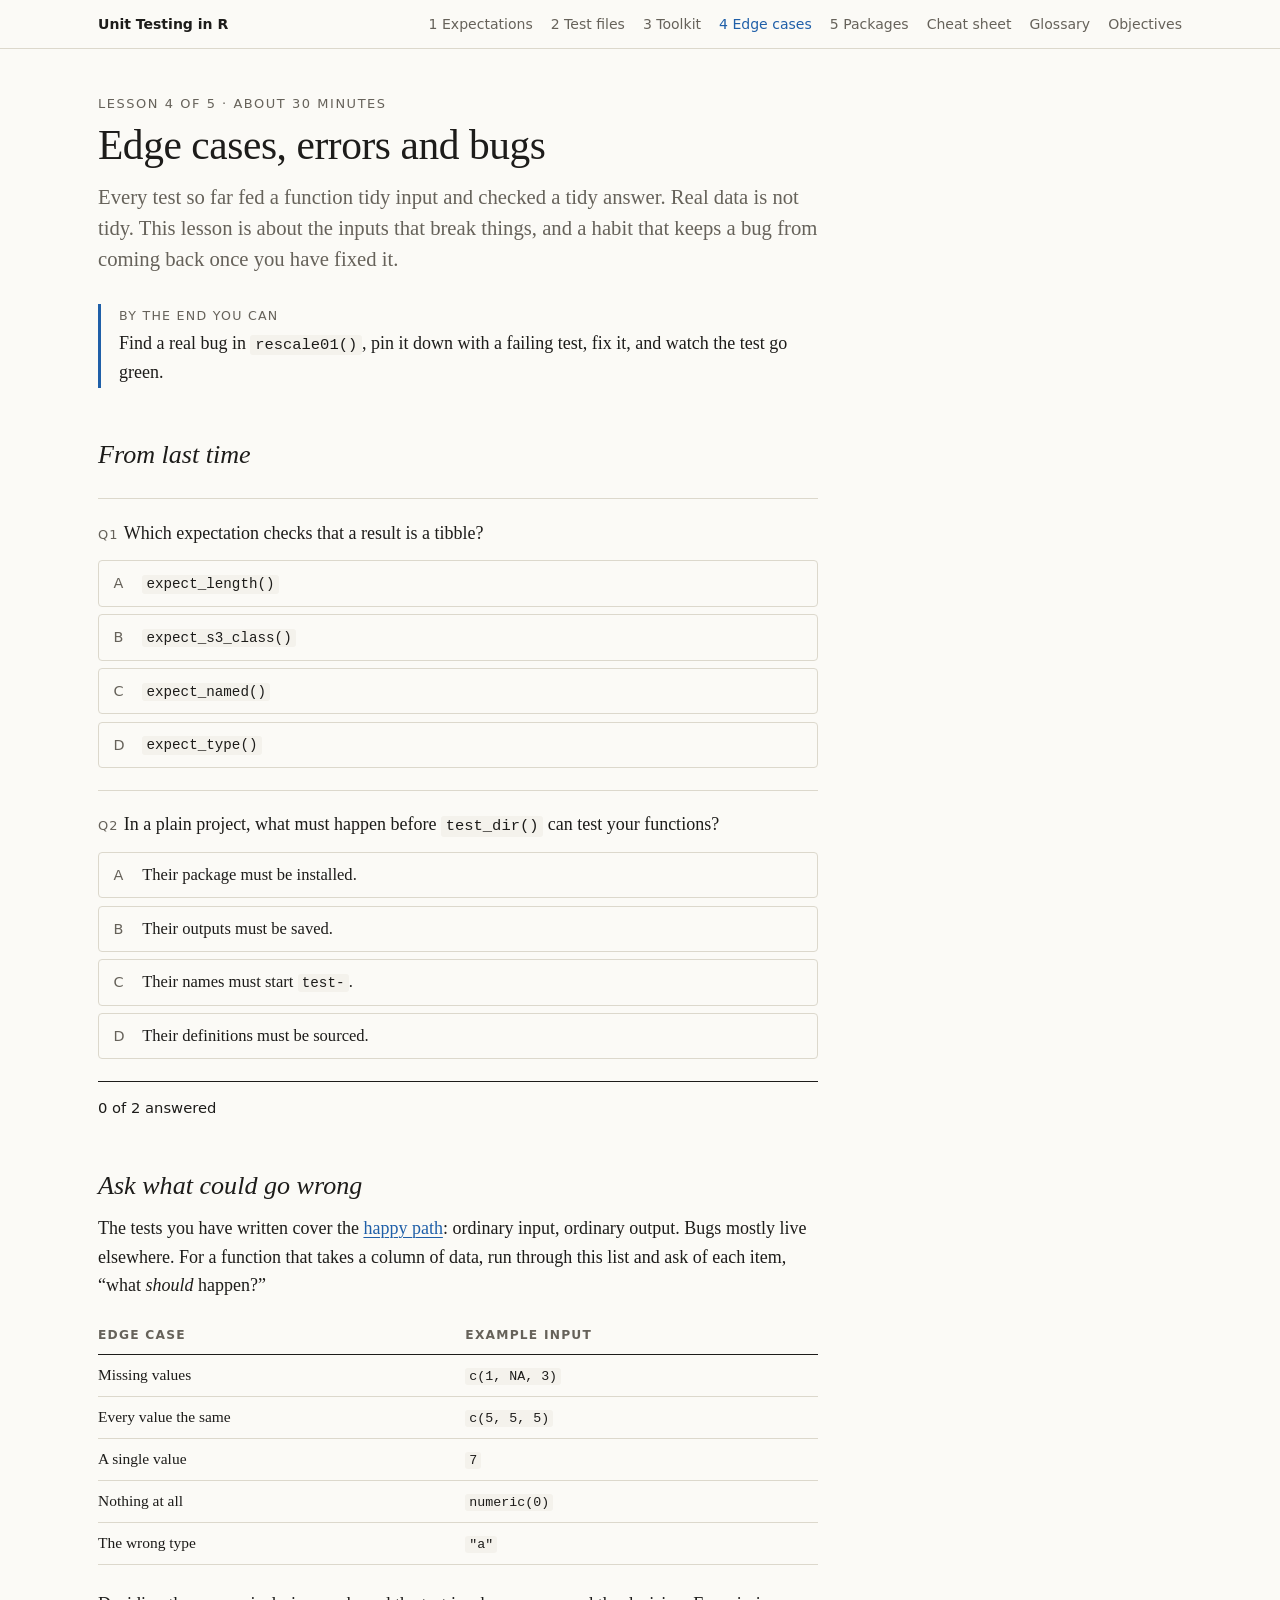
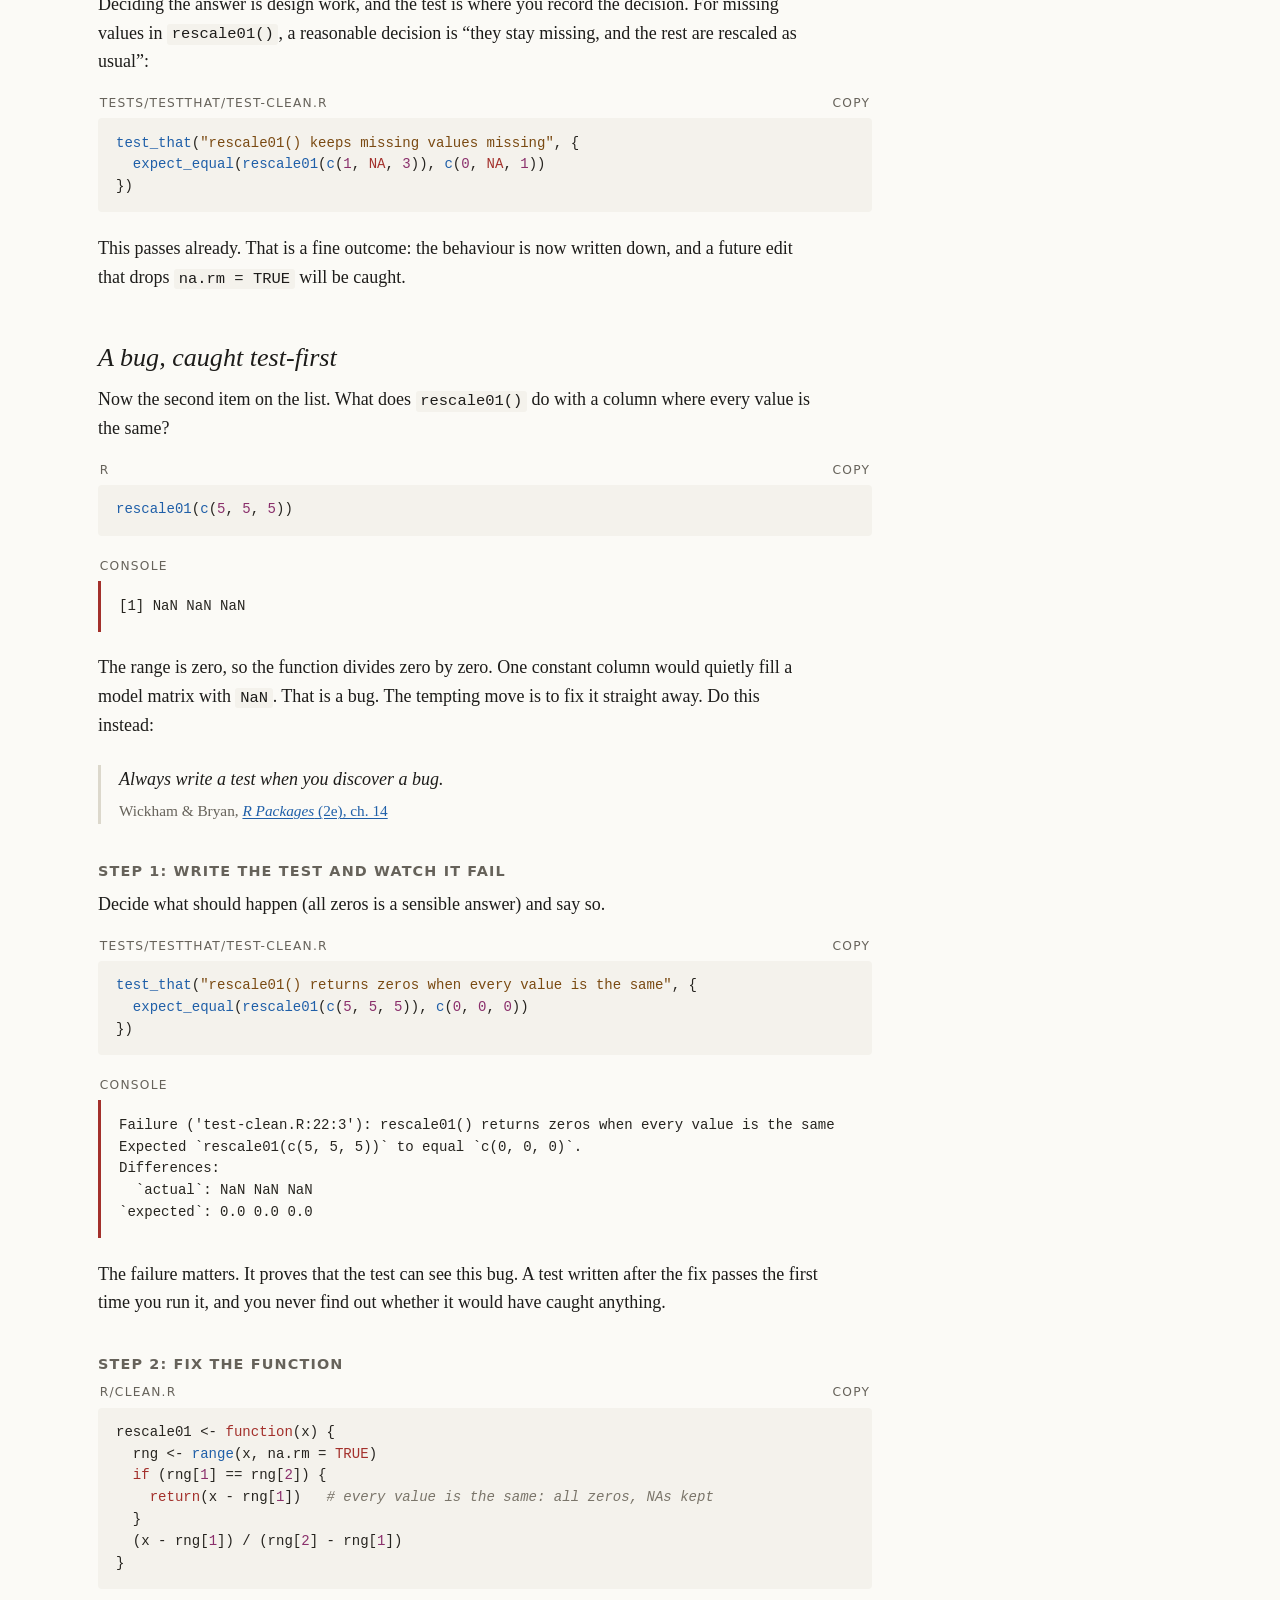
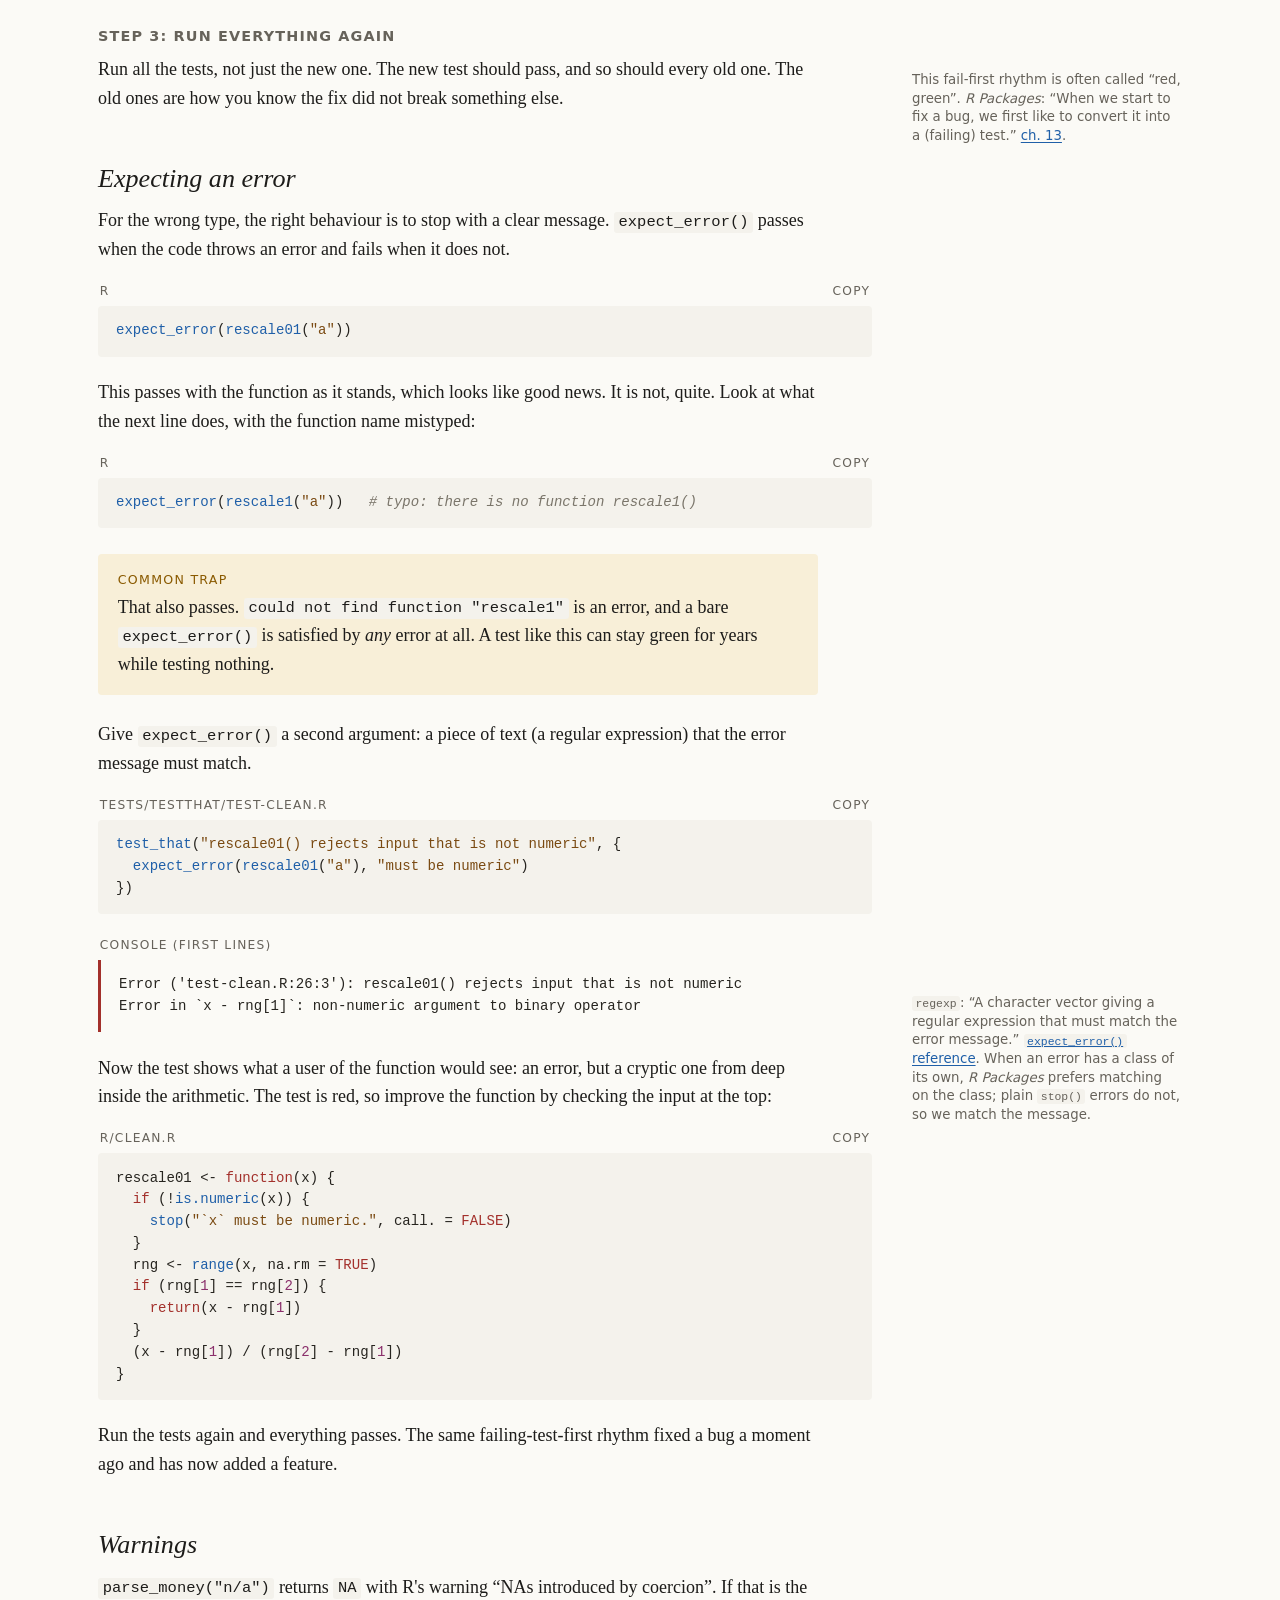
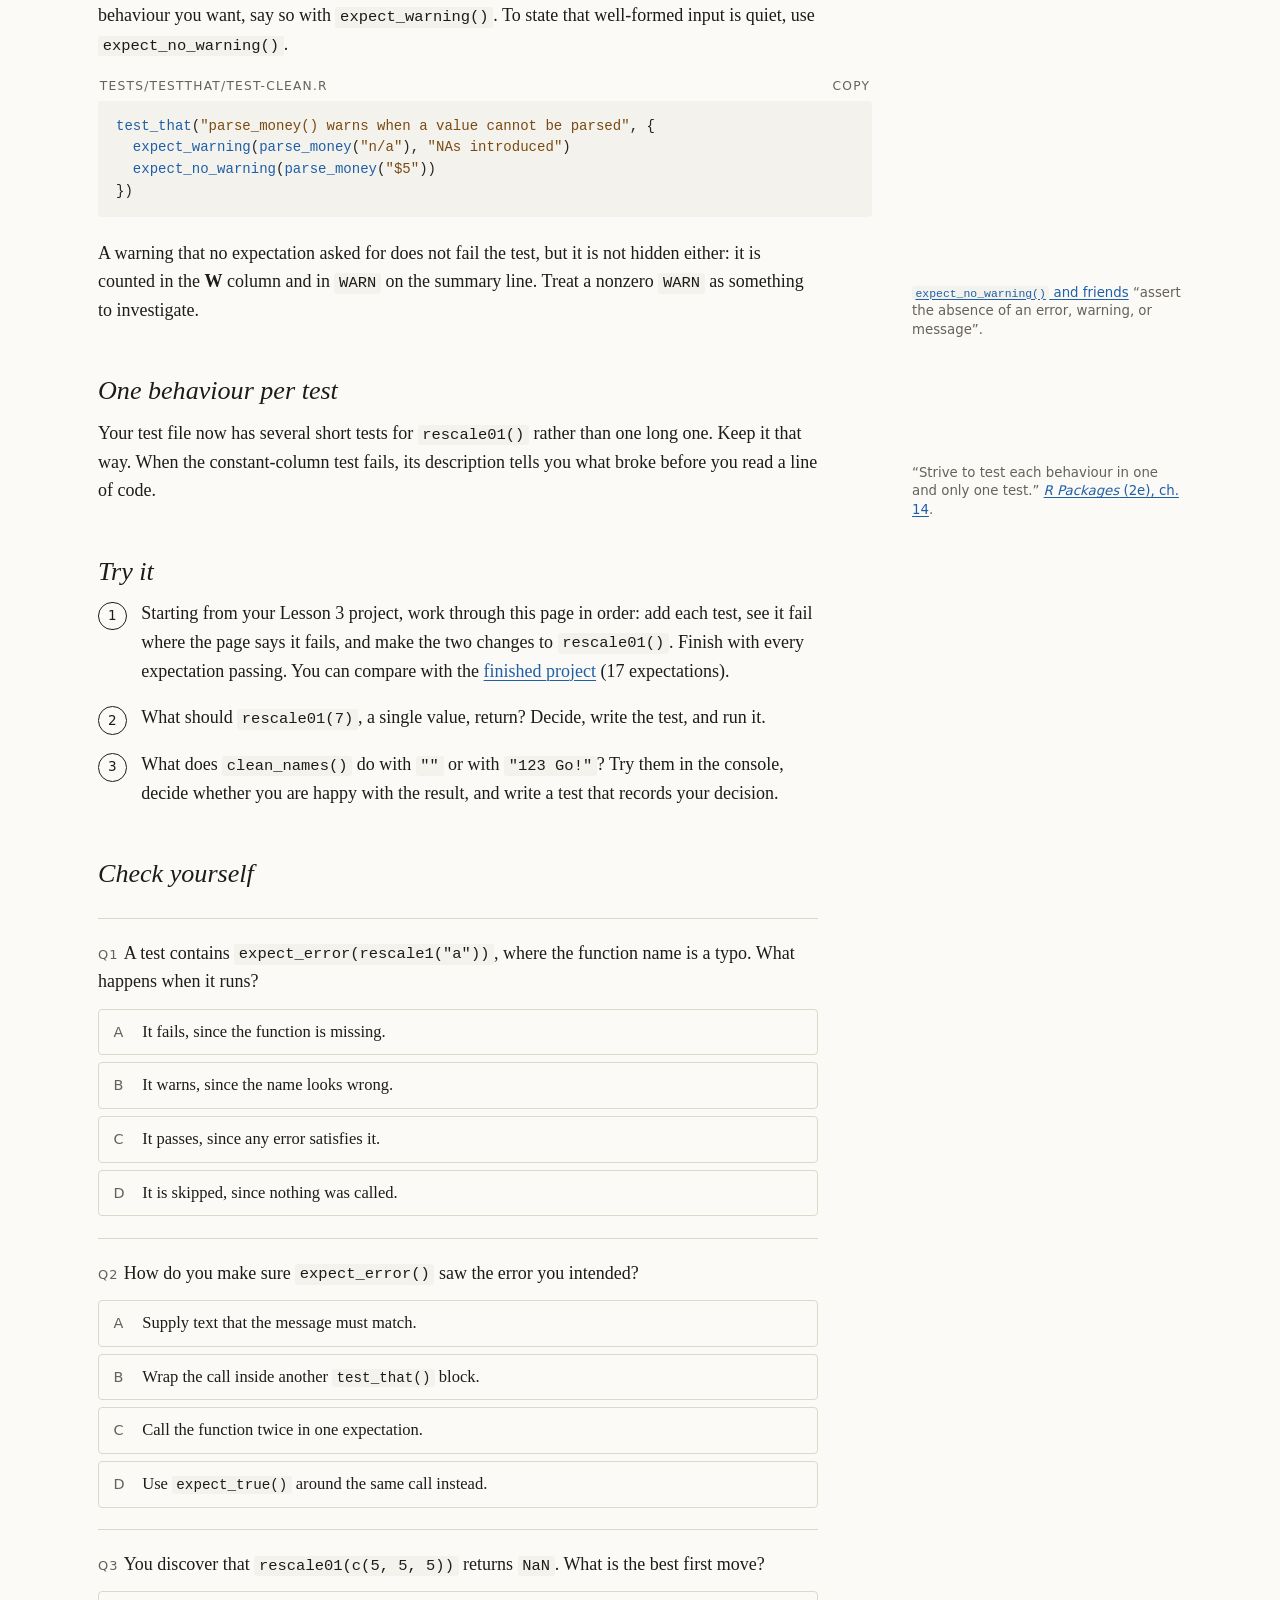
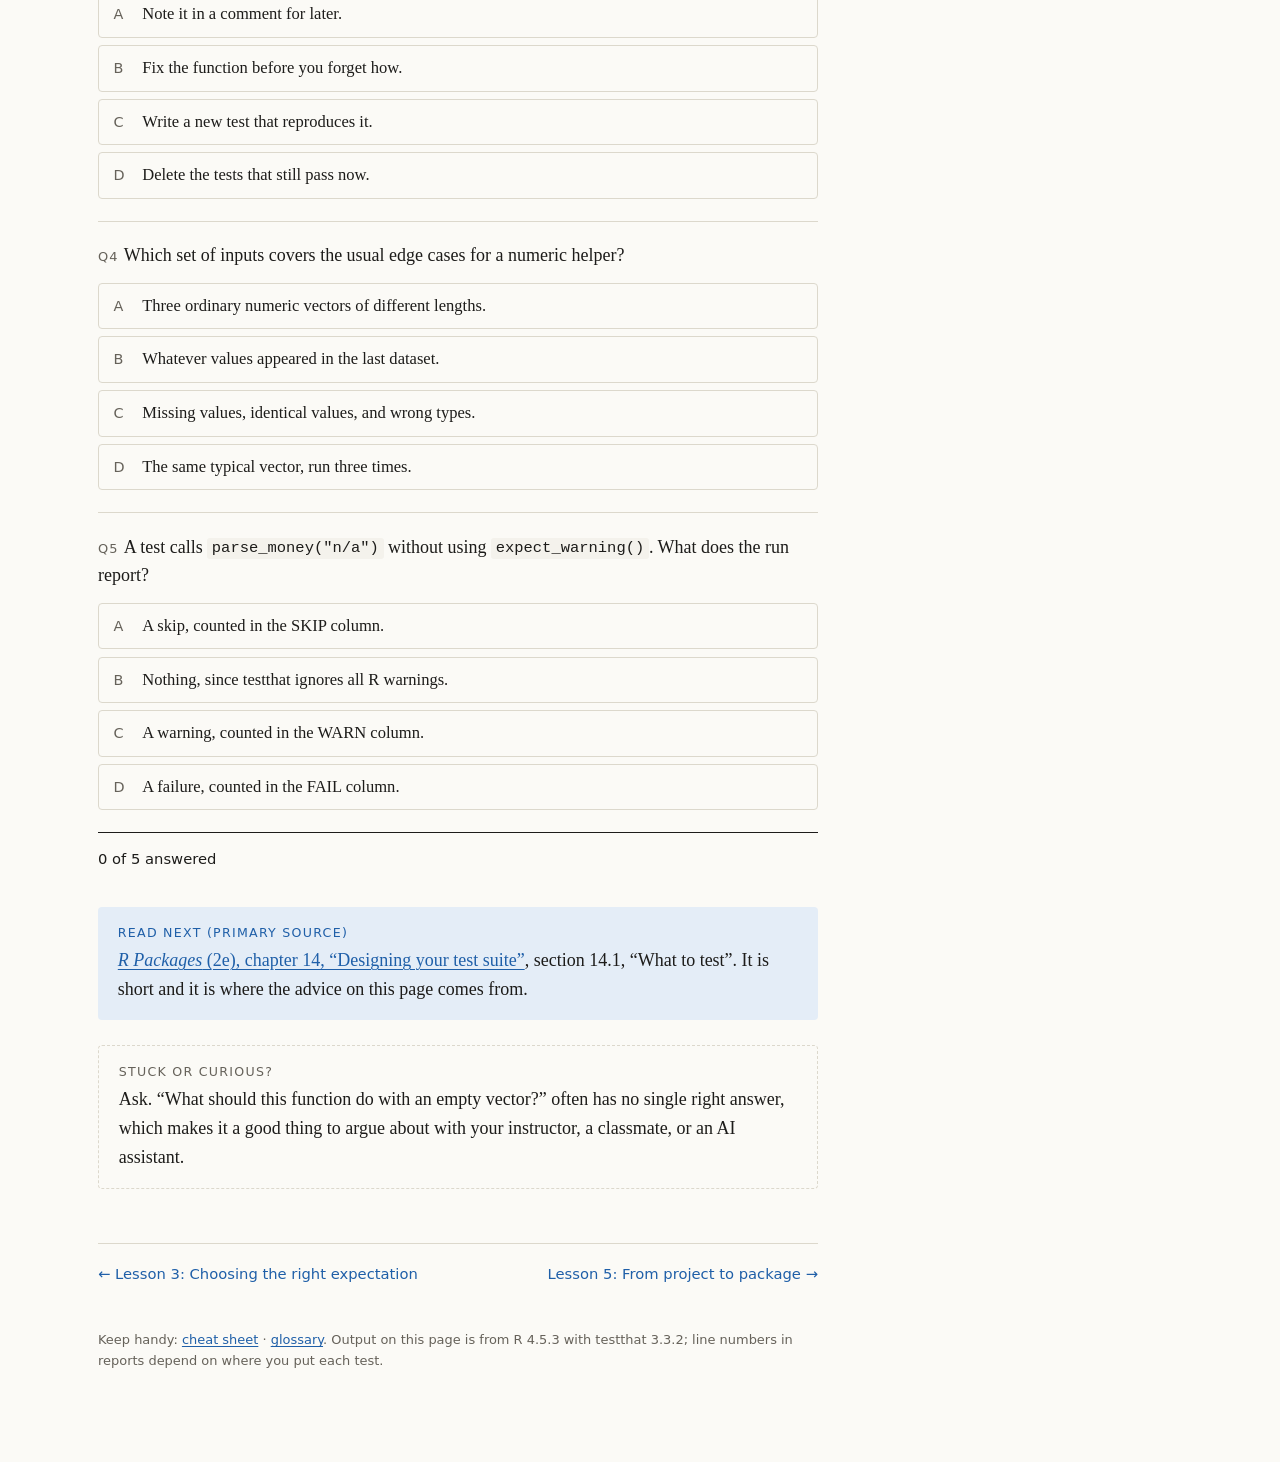
<file: lessons/0004-edge-cases-errors-and-bugs.html>
<!doctype html>
<html lang="en">
<head>
<meta charset="utf-8">
<meta name="viewport" content="width=device-width, initial-scale=1">
<title>Lesson 4: Edge cases, errors and bugs · Unit Testing in R</title>
<link rel="stylesheet" href="../assets/course.css">
<script src="../assets/course.js" defer></script>
</head>
<body>
<header class="topbar"><div class="topbar-inner">
  <a class="brand" href="../index.html">Unit Testing in R</a>
  <nav aria-label="Course">
    <a href="0001-first-expectation.html">1 Expectations</a>
    <a href="0002-test-that-and-test-files.html">2 Test files</a>
    <a href="0003-choosing-expectations.html">3 Toolkit</a>
    <a href="0004-edge-cases-errors-and-bugs.html" aria-current="page">4 Edge cases</a>
    <a href="0005-from-project-to-package.html">5 Packages</a>
    <a href="../reference/cheat-sheet.html">Cheat sheet</a>
    <a href="../reference/glossary.html">Glossary</a>
    <a href="../reference/mastery-objectives.html">Objectives</a>
  </nav>
</div></header>

<main class="page">
  <p class="eyebrow">Lesson 4 of 5 · about 30 minutes</p>
  <h1>Edge cases, errors and bugs</h1>
  <p class="lede">Every test so far fed a function tidy input and checked a tidy answer. Real data is not tidy. This lesson is about the inputs that break things, and a habit that keeps a bug from coming back once you have fixed it.</p>

  <div class="win">
    <span class="label">By the end you can</span>
    <p>Find a real bug in <code>rescale01()</code>, pin it down with a failing test, fix it, and watch the test go green.</p>
  </div>

  <h2>From last time</h2>
  <section class="quiz" aria-label="Warm-up">
    <ol class="questions">
      <li class="q">
        <p class="stem">Which expectation checks that a result is a tibble?</p>
        <ul class="opts">
          <li data-correct><code>expect_s3_class()</code></li>
          <li><code>expect_type()</code></li>
          <li><code>expect_named()</code></li>
          <li><code>expect_length()</code></li>
        </ul>
        <p class="why"><code>expect_s3_class(out, "tbl_df")</code>. <code>expect_type()</code> looks at the base type, which for any data frame is <code>"list"</code>.</p>
      </li>
      <li class="q">
        <p class="stem">In a plain project, what must happen before <code>test_dir()</code> can test your functions?</p>
        <ul class="opts">
          <li data-correct>Their definitions must be sourced.</li>
          <li>Their names must start <code>test-</code>.</li>
          <li>Their package must be installed.</li>
          <li>Their outputs must be saved.</li>
        </ul>
        <p class="why"><code>source("R/clean.R")</code> comes first; otherwise every test reports “could not find function”.</p>
      </li>
    </ol>
  </section>

  <h2>Ask what could go wrong</h2>
  <p>The tests you have written cover the <a href="../reference/glossary.html#happy-path">happy path</a>: ordinary input, ordinary output. Bugs mostly live elsewhere. For a function that takes a column of data, run through this list and ask of each item, “what <em>should</em> happen?”</p>

  <div class="table-wrap">
  <table>
    <thead><tr><th>Edge case</th><th>Example input</th></tr></thead>
    <tbody>
      <tr><td>Missing values</td><td><code>c(1, NA, 3)</code></td></tr>
      <tr><td>Every value the same</td><td><code>c(5, 5, 5)</code></td></tr>
      <tr><td>A single value</td><td><code>7</code></td></tr>
      <tr><td>Nothing at all</td><td><code>numeric(0)</code></td></tr>
      <tr><td>The wrong type</td><td><code>"a"</code></td></tr>
    </tbody>
  </table>
  </div>

  <p>Deciding the answer is design work, and the test is where you record the decision. For missing values in <code>rescale01()</code>, a reasonable decision is “they stay missing, and the rest are rescaled as usual”:</p>

  <figure class="code r">
    <figcaption><span>tests/testthat/test-clean.R</span></figcaption>
<pre><code>test_that("rescale01() keeps missing values missing", {
  expect_equal(rescale01(c(1, NA, 3)), c(0, NA, 1))
})</code></pre>
  </figure>

  <p>This passes already. That is a fine outcome: the behaviour is now written down, and a future edit that drops <code>na.rm = TRUE</code> will be caught.</p>

  <h2>A bug, caught test-first</h2>
  <p>Now the second item on the list. What does <code>rescale01()</code> do with a column where every value is the same?</p>

  <figure class="code r">
    <figcaption><span>R</span></figcaption>
<pre><code>rescale01(c(5, 5, 5))</code></pre>
  </figure>
  <figure class="code out fail">
    <figcaption><span>Console</span></figcaption>
<pre>[1] NaN NaN NaN</pre>
  </figure>

  <p>The range is zero, so the function divides zero by zero. One constant column would quietly fill a model matrix with <code>NaN</code>. That is a bug. The tempting move is to fix it straight away. Do this instead:</p>

  <blockquote>Always write a test when you discover a bug.
    <footer>Wickham &amp; Bryan, <a href="https://r-pkgs.org/testing-design.html"><em>R Packages</em> (2e), ch. 14</a></footer>
  </blockquote>

  <h3>Step 1: write the test and watch it fail</h3>
  <p>Decide what should happen (all zeros is a sensible answer) and say so.</p>

  <figure class="code r">
    <figcaption><span>tests/testthat/test-clean.R</span></figcaption>
<pre><code>test_that("rescale01() returns zeros when every value is the same", {
  expect_equal(rescale01(c(5, 5, 5)), c(0, 0, 0))
})</code></pre>
  </figure>
  <figure class="code out fail">
    <figcaption><span>Console</span></figcaption>
<pre>Failure ('test-clean.R:22:3'): rescale01() returns zeros when every value is the same
Expected `rescale01(c(5, 5, 5))` to equal `c(0, 0, 0)`.
Differences:
  `actual`: NaN NaN NaN
`expected`: 0.0 0.0 0.0</pre>
  </figure>

  <p>The failure matters. It proves that the test can see this bug. A test written after the fix passes the first time you run it, and you never find out whether it would have caught anything.</p>

  <h3>Step 2: fix the function</h3>
  <figure class="code r">
    <figcaption><span>R/clean.R</span></figcaption>
<pre><code>rescale01 &lt;- function(x) {
  rng &lt;- range(x, na.rm = TRUE)
  if (rng[1] == rng[2]) {
    return(x - rng[1])   # every value is the same: all zeros, NAs kept
  }
  (x - rng[1]) / (rng[2] - rng[1])
}</code></pre>
  </figure>

  <h3>Step 3: run everything again</h3>
  <p>Run all the tests, not just the new one. The new test should pass, and so should every old one. The old ones are how you know the fix did not break something else.</p>
  <span class="cite">This fail-first rhythm is often called “red, green”. <em>R Packages</em>: “When we start to fix a bug, we first like to convert it into a (failing) test.” <a href="https://r-pkgs.org/testing-basics.html">ch. 13</a>.</span>

  <h2>Expecting an error</h2>
  <p>For the wrong type, the right behaviour is to stop with a clear message. <code>expect_error()</code> passes when the code throws an error and fails when it does not.</p>

  <figure class="code r">
    <figcaption><span>R</span></figcaption>
<pre><code>expect_error(rescale01("a"))</code></pre>
  </figure>

  <p>This passes with the function as it stands, which looks like good news. It is not, quite. Look at what the next line does, with the function name mistyped:</p>

  <figure class="code r">
    <figcaption><span>R</span></figcaption>
<pre><code>expect_error(rescale1("a"))   # typo: there is no function rescale1()</code></pre>
  </figure>

  <div class="box trap">
    <span class="label">Common trap</span>
    <p>That also passes. <code>could not find function "rescale1"</code> is an error, and a bare <code>expect_error()</code> is satisfied by <em>any</em> error at all. A test like this can stay green for years while testing nothing.</p>
  </div>

  <p>Give <code>expect_error()</code> a second argument: a piece of text (a regular expression) that the error message must match.</p>

  <figure class="code r">
    <figcaption><span>tests/testthat/test-clean.R</span></figcaption>
<pre><code>test_that("rescale01() rejects input that is not numeric", {
  expect_error(rescale01("a"), "must be numeric")
})</code></pre>
  </figure>
  <figure class="code out fail">
    <figcaption><span>Console (first lines)</span></figcaption>
<pre>Error ('test-clean.R:26:3'): rescale01() rejects input that is not numeric
Error in `x - rng[1]`: non-numeric argument to binary operator</pre>
  </figure>
  <span class="cite"><code>regexp</code>: “A character vector giving a regular expression that must match the error message.” <a href="https://testthat.r-lib.org/reference/expect_error.html"><code>expect_error()</code> reference</a>. When an error has a class of its own, <em>R Packages</em> prefers matching on the class; plain <code>stop()</code> errors do not, so we match the message.</span>

  <p>Now the test shows what a user of the function would see: an error, but a cryptic one from deep inside the arithmetic. The test is red, so improve the function by checking the input at the top:</p>

  <figure class="code r">
    <figcaption><span>R/clean.R</span></figcaption>
<pre><code>rescale01 &lt;- function(x) {
  if (!is.numeric(x)) {
    stop("`x` must be numeric.", call. = FALSE)
  }
  rng &lt;- range(x, na.rm = TRUE)
  if (rng[1] == rng[2]) {
    return(x - rng[1])
  }
  (x - rng[1]) / (rng[2] - rng[1])
}</code></pre>
  </figure>

  <p>Run the tests again and everything passes. The same failing-test-first rhythm fixed a bug a moment ago and has now added a feature.</p>

  <h2>Warnings</h2>
  <p><code>parse_money("n/a")</code> returns <code>NA</code> with R's warning “NAs introduced by coercion”. If that is the behaviour you want, say so with <code>expect_warning()</code>. To state that well-formed input is quiet, use <code>expect_no_warning()</code>.</p>

  <figure class="code r">
    <figcaption><span>tests/testthat/test-clean.R</span></figcaption>
<pre><code>test_that("parse_money() warns when a value cannot be parsed", {
  expect_warning(parse_money("n/a"), "NAs introduced")
  expect_no_warning(parse_money("$5"))
})</code></pre>
  </figure>

  <p>A warning that no expectation asked for does not fail the test, but it is not hidden either: it is counted in the <strong>W</strong> column and in <code>WARN</code> on the summary line. Treat a nonzero <code>WARN</code> as something to investigate.</p>
  <span class="cite"><a href="https://testthat.r-lib.org/reference/expect_no_error.html"><code>expect_no_warning()</code> and friends</a> “assert the absence of an error, warning, or message”.</span>

  <h2>One behaviour per test</h2>
  <p>Your test file now has several short tests for <code>rescale01()</code> rather than one long one. Keep it that way. When the constant-column test fails, its description tells you what broke before you read a line of code.</p>
  <span class="cite">“Strive to test each behaviour in one and only one test.” <a href="https://r-pkgs.org/testing-design.html"><em>R Packages</em> (2e), ch. 14</a>.</span>

  <h2>Try it</h2>
  <ol class="steps">
    <li>Starting from your Lesson 3 project, work through this page in order: add each test, see it fail where the page says it fails, and make the two changes to <code>rescale01()</code>. Finish with every expectation passing. You can compare with the <a href="https://github.com/acatlin/r-unit-testing/tree/main/examples/cleaning-project">finished project</a> (17 expectations).</li>
    <li>What should <code>rescale01(7)</code>, a single value, return? Decide, write the test, and run it.</li>
    <li>What does <code>clean_names()</code> do with <code>""</code> or with <code>"123 Go!"</code>? Try them in the console, decide whether you are happy with the result, and write a test that records your decision.</li>
  </ol>

  <h2>Check yourself</h2>
  <section class="quiz" data-quiz="lesson-4" aria-label="Lesson 4 quiz">
    <ol class="questions">
      <li class="q">
        <p class="stem">A test contains <code>expect_error(rescale1("a"))</code>, where the function name is a typo. What happens when it runs?</p>
        <ul class="opts">
          <li data-correct>It passes, since any error satisfies it.</li>
          <li>It fails, since the function is missing.</li>
          <li>It is skipped, since nothing was called.</li>
          <li>It warns, since the name looks wrong.</li>
        </ul>
        <p class="why">“Could not find function” is itself an error, and <code>expect_error()</code> with one argument accepts any error.</p>
      </li>
      <li class="q">
        <p class="stem">How do you make sure <code>expect_error()</code> saw the error you intended?</p>
        <ul class="opts">
          <li data-correct>Supply text that the message must match.</li>
          <li>Wrap the call inside another <code>test_that()</code> block.</li>
          <li>Call the function twice in one expectation.</li>
          <li>Use <code>expect_true()</code> around the same call instead.</li>
        </ul>
        <p class="why">The second argument is a regular expression matched against the error message, as in <code>expect_error(rescale01("a"), "must be numeric")</code>.</p>
      </li>
      <li class="q">
        <p class="stem">You discover that <code>rescale01(c(5, 5, 5))</code> returns <code>NaN</code>. What is the best first move?</p>
        <ul class="opts">
          <li data-correct>Write a new test that reproduces it.</li>
          <li>Fix the function before you forget how.</li>
          <li>Delete the tests that still pass now.</li>
          <li>Note it in a comment for later.</li>
        </ul>
        <p class="why">A test that fails first proves it can detect the bug, and stays behind to stop the bug returning.</p>
      </li>
      <li class="q">
        <p class="stem">Which set of inputs covers the usual edge cases for a numeric helper?</p>
        <ul class="opts">
          <li data-correct>Missing values, identical values, and wrong types.</li>
          <li>Three ordinary numeric vectors of different lengths.</li>
          <li>The same typical vector, run three times.</li>
          <li>Whatever values appeared in the last dataset.</li>
        </ul>
        <p class="why">Edge cases sit at the boundaries of what the function was written for. More ordinary input mostly re-tests the happy path.</p>
      </li>
      <li class="q">
        <p class="stem">A test calls <code>parse_money("n/a")</code> without using <code>expect_warning()</code>. What does the run report?</p>
        <ul class="opts">
          <li data-correct>A warning, counted in the WARN column.</li>
          <li>A failure, counted in the FAIL column.</li>
          <li>A skip, counted in the SKIP column.</li>
          <li>Nothing, since testthat ignores all R warnings.</li>
        </ul>
        <p class="why">Unexpected warnings are reported and counted, but they do not make the test fail.</p>
      </li>
    </ol>
  </section>

  <div class="box source">
    <span class="label">Read next (primary source)</span>
    <p><a href="https://r-pkgs.org/testing-design.html"><em>R Packages</em> (2e), chapter 14, “Designing your test suite”</a>, section 14.1, “What to test”. It is short and it is where the advice on this page comes from.</p>
  </div>

  <div class="box ask">
    <span class="label">Stuck or curious?</span>
    <p>Ask. “What should this function do with an empty vector?” often has no single right answer, which makes it a good thing to argue about with your instructor, a classmate, or an AI assistant.</p>
  </div>

  <nav class="pager" aria-label="Lesson">
    <a href="0003-choosing-expectations.html">← Lesson 3: Choosing the right expectation</a>
    <a class="next" href="0005-from-project-to-package.html">Lesson 5: From project to package →</a>
  </nav>
  <p class="colophon">Keep handy: <a href="../reference/cheat-sheet.html">cheat sheet</a> · <a href="../reference/glossary.html">glossary</a>. Output on this page is from R 4.5.3 with testthat 3.3.2; line numbers in reports depend on where you put each test.</p>
</main>
</body>
</html>
</file>
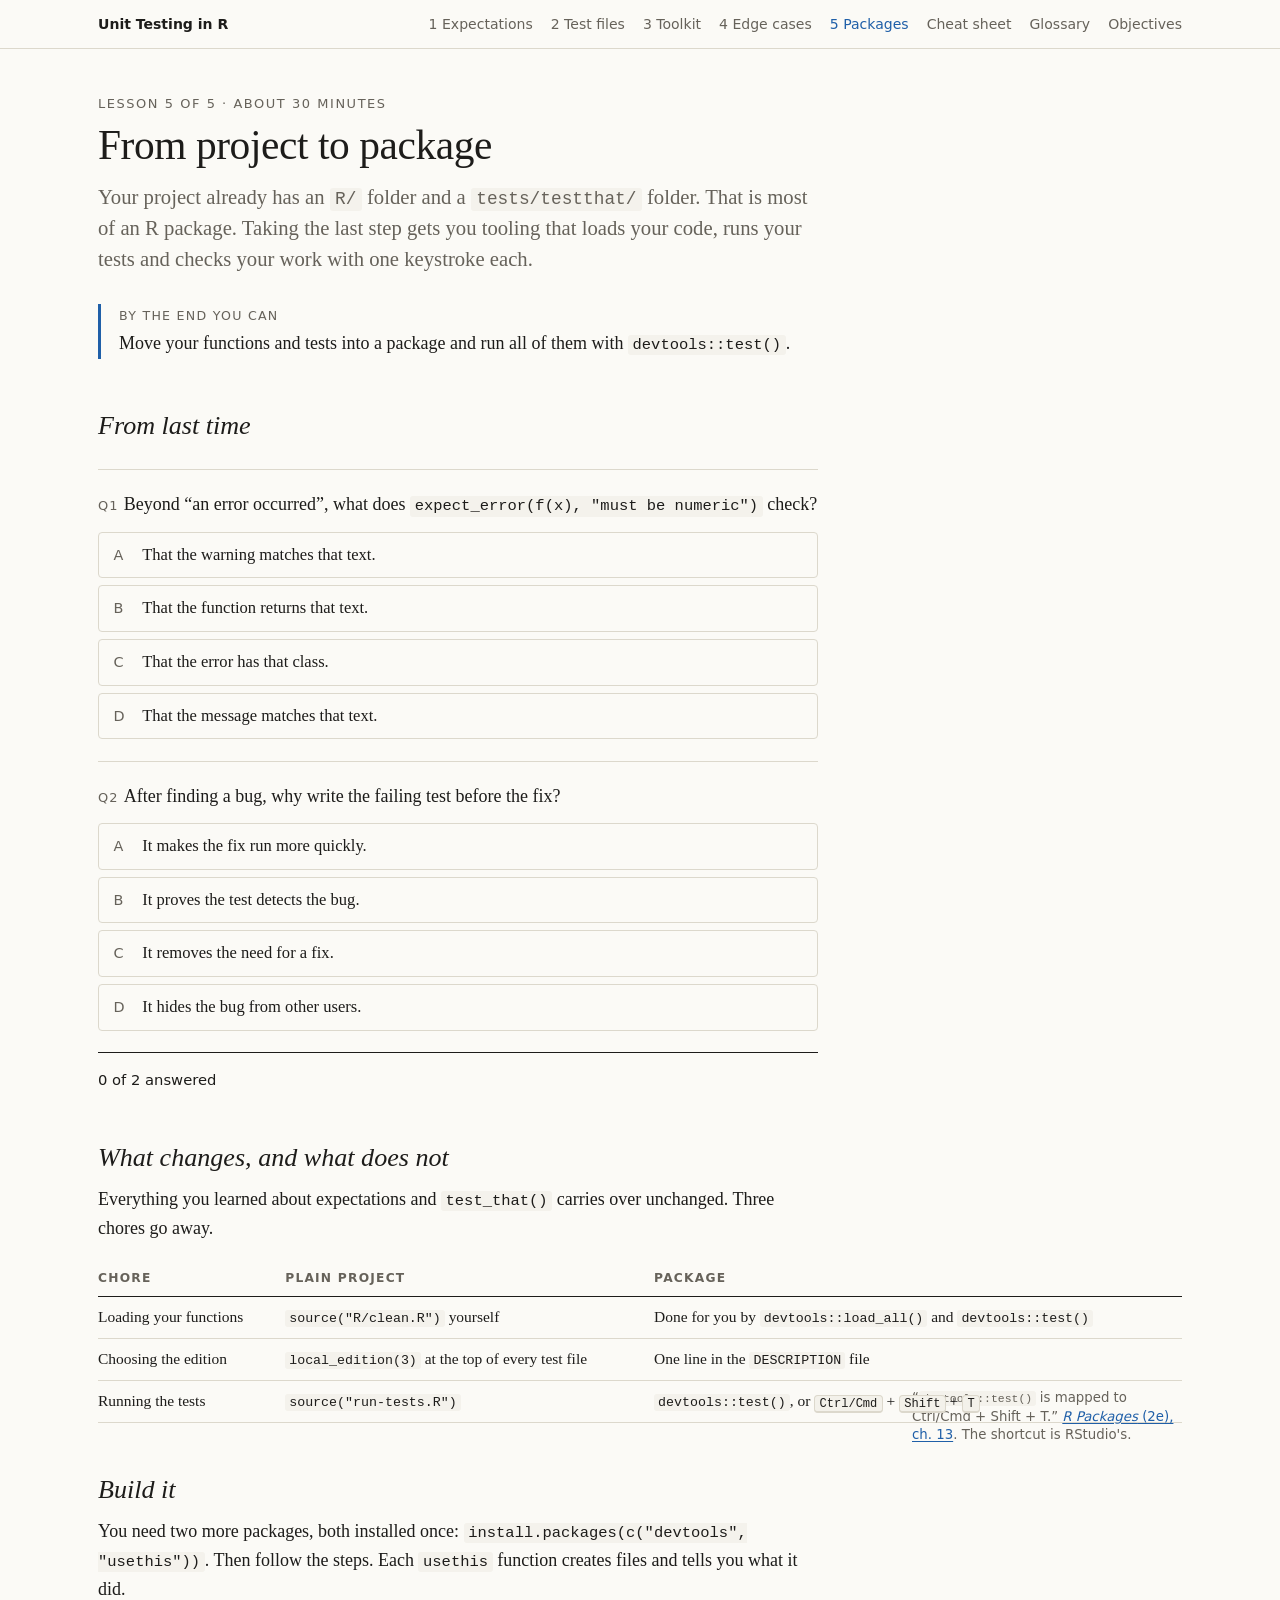
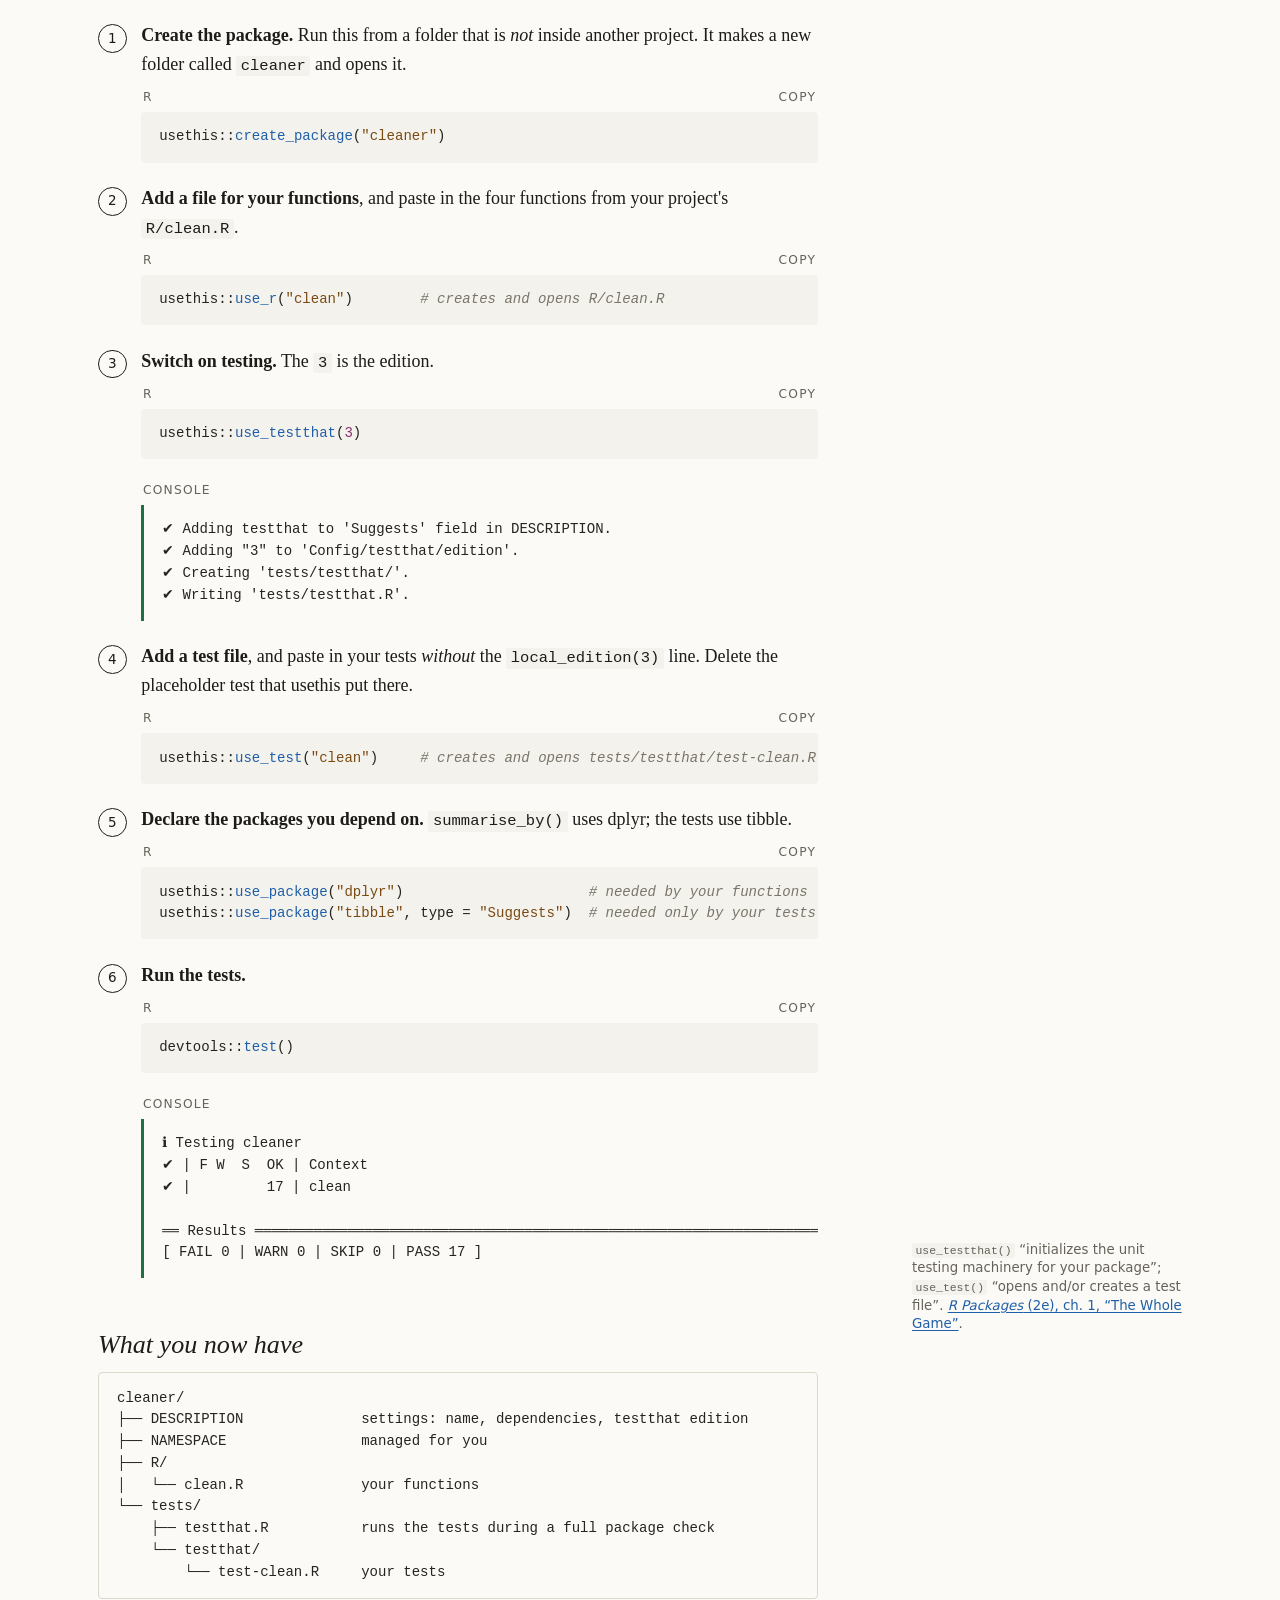
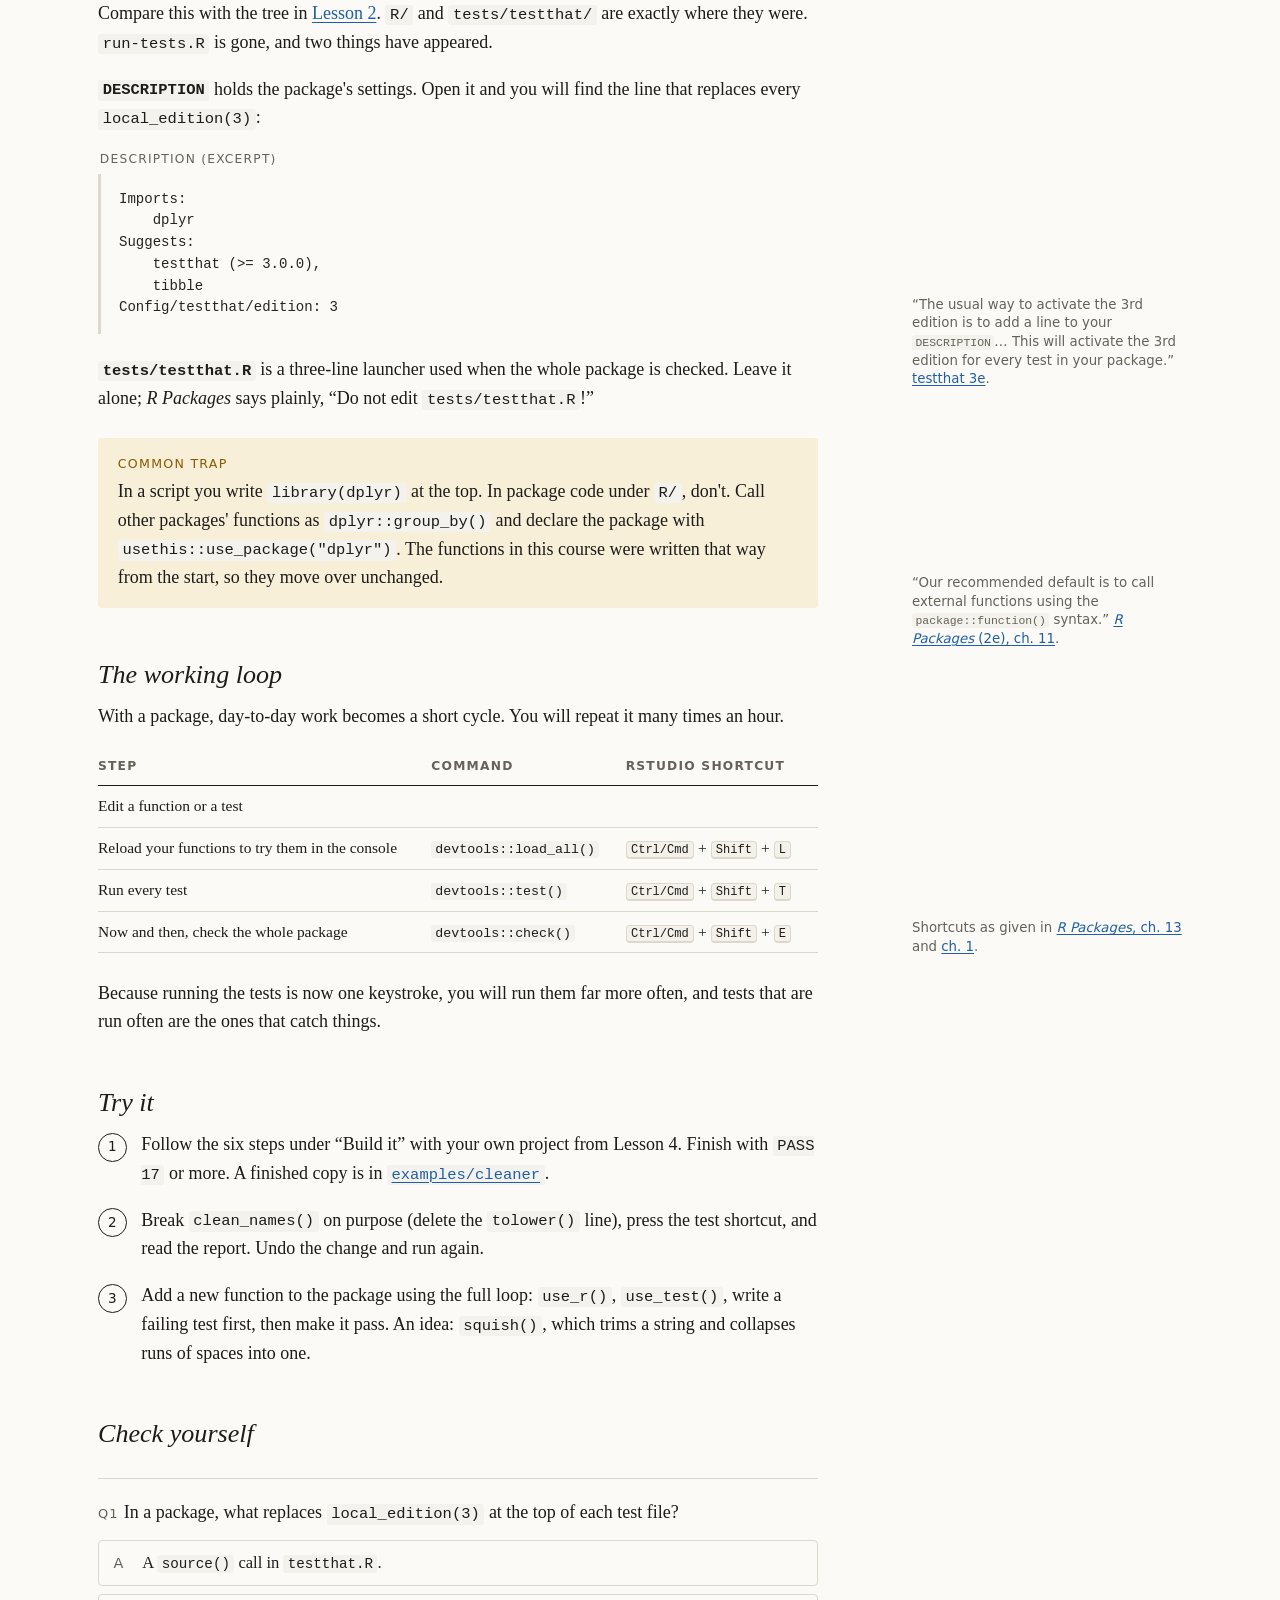
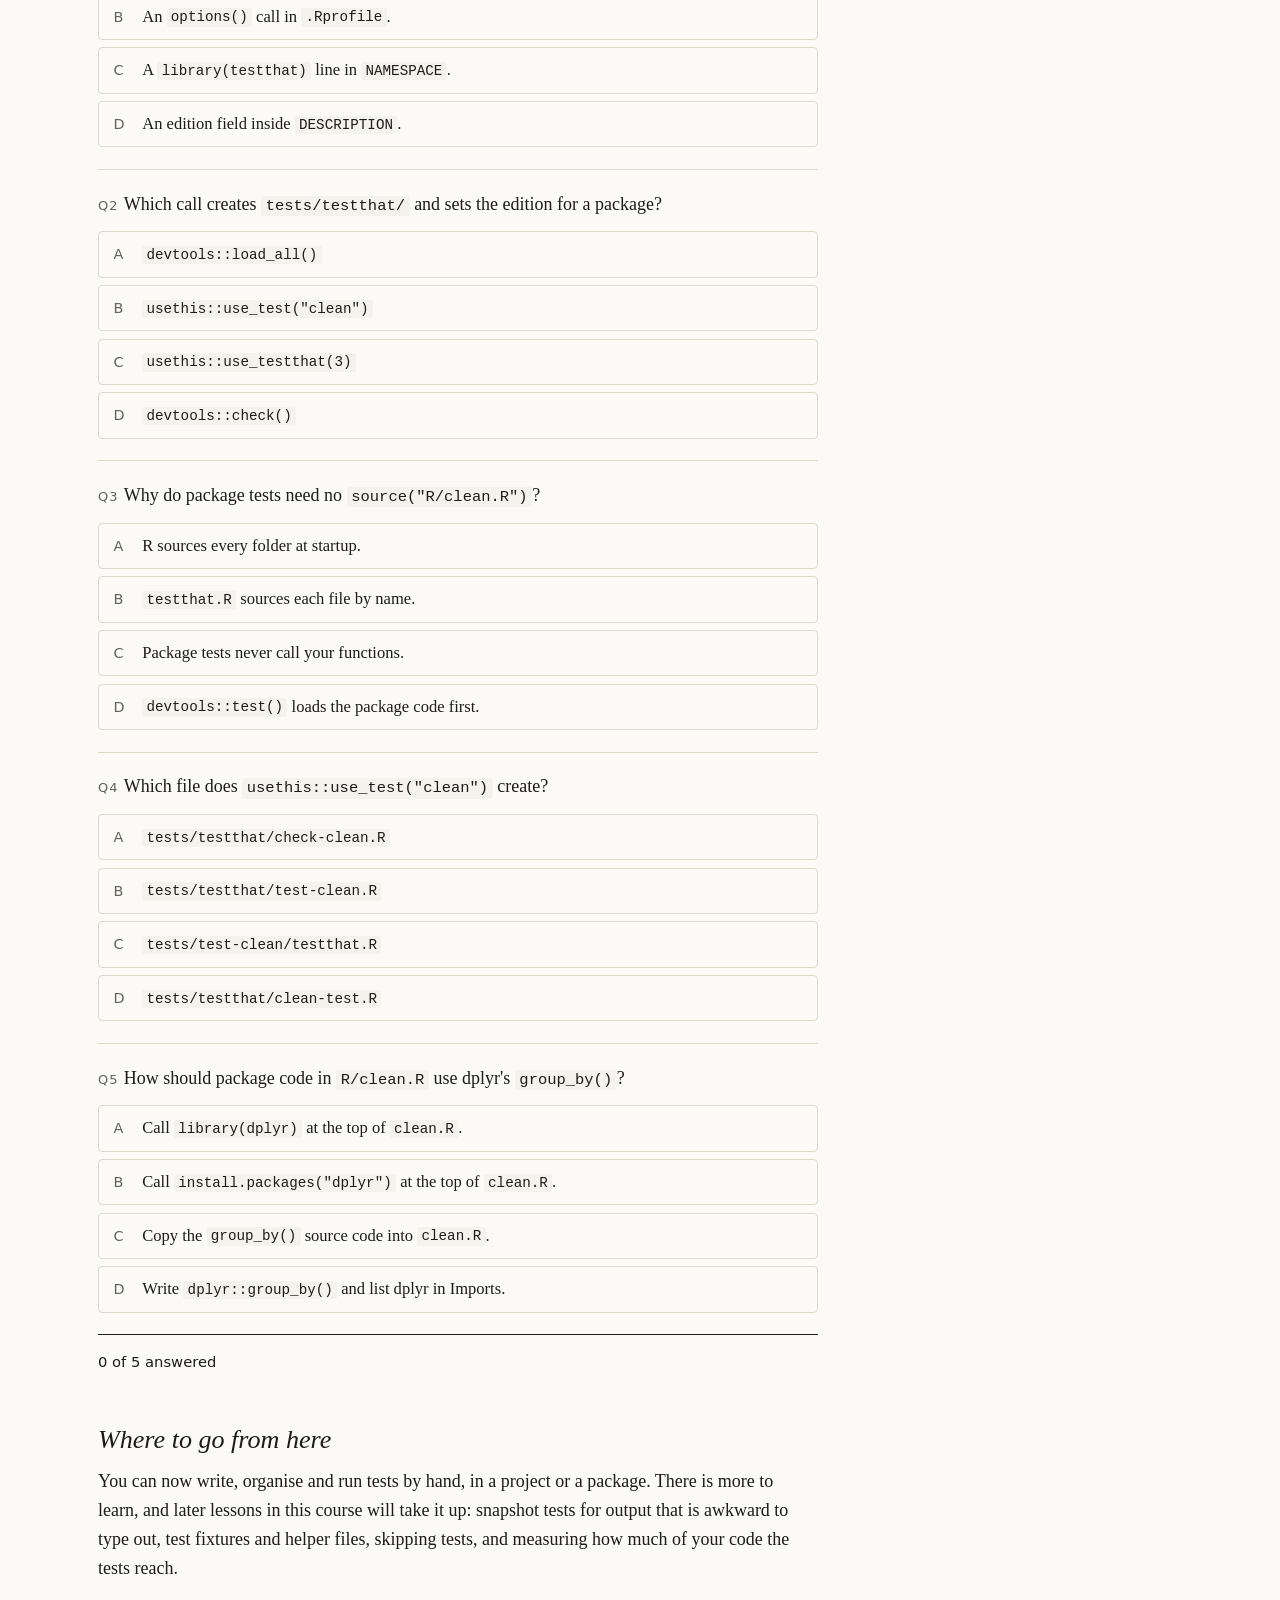
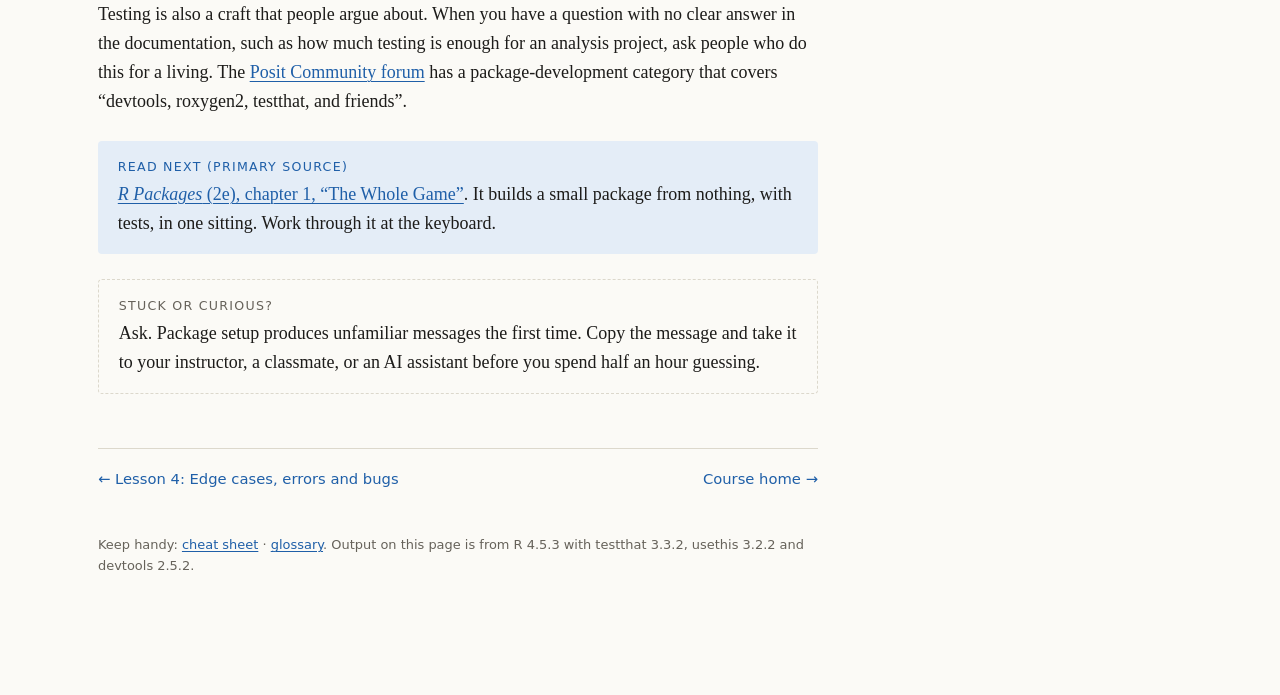
<file: lessons/0005-from-project-to-package.html>
<!doctype html>
<html lang="en">
<head>
<meta charset="utf-8">
<meta name="viewport" content="width=device-width, initial-scale=1">
<title>Lesson 5: From project to package · Unit Testing in R</title>
<link rel="stylesheet" href="../assets/course.css">
<script src="../assets/course.js" defer></script>
</head>
<body>
<header class="topbar"><div class="topbar-inner">
  <a class="brand" href="../index.html">Unit Testing in R</a>
  <nav aria-label="Course">
    <a href="0001-first-expectation.html">1 Expectations</a>
    <a href="0002-test-that-and-test-files.html">2 Test files</a>
    <a href="0003-choosing-expectations.html">3 Toolkit</a>
    <a href="0004-edge-cases-errors-and-bugs.html">4 Edge cases</a>
    <a href="0005-from-project-to-package.html" aria-current="page">5 Packages</a>
    <a href="../reference/cheat-sheet.html">Cheat sheet</a>
    <a href="../reference/glossary.html">Glossary</a>
    <a href="../reference/mastery-objectives.html">Objectives</a>
  </nav>
</div></header>

<main class="page">
  <p class="eyebrow">Lesson 5 of 5 · about 30 minutes</p>
  <h1>From project to package</h1>
  <p class="lede">Your project already has an <code>R/</code> folder and a <code>tests/testthat/</code> folder. That is most of an R package. Taking the last step gets you tooling that loads your code, runs your tests and checks your work with one keystroke each.</p>

  <div class="win">
    <span class="label">By the end you can</span>
    <p>Move your functions and tests into a package and run all of them with <code>devtools::test()</code>.</p>
  </div>

  <h2>From last time</h2>
  <section class="quiz" aria-label="Warm-up">
    <ol class="questions">
      <li class="q">
        <p class="stem">Beyond “an error occurred”, what does <code>expect_error(f(x), "must be numeric")</code> check?</p>
        <ul class="opts">
          <li data-correct>That the message matches that text.</li>
          <li>That the error has that class.</li>
          <li>That the function returns that text.</li>
          <li>That the warning matches that text.</li>
        </ul>
        <p class="why">The second argument is a regular expression matched against the error message.</p>
      </li>
      <li class="q">
        <p class="stem">After finding a bug, why write the failing test before the fix?</p>
        <ul class="opts">
          <li data-correct>It proves the test detects the bug.</li>
          <li>It makes the fix run more quickly.</li>
          <li>It hides the bug from other users.</li>
          <li>It removes the need for a fix.</li>
        </ul>
        <p class="why">A test you have seen fail is one you know is able to fail.</p>
      </li>
    </ol>
  </section>

  <h2>What changes, and what does not</h2>
  <p>Everything you learned about expectations and <code>test_that()</code> carries over unchanged. Three chores go away.</p>

  <div class="table-wrap wide">
  <table>
    <thead><tr><th>Chore</th><th>Plain project</th><th>Package</th></tr></thead>
    <tbody>
      <tr><td>Loading your functions</td><td><code>source("R/clean.R")</code> yourself</td><td>Done for you by <code>devtools::load_all()</code> and <code>devtools::test()</code></td></tr>
      <tr><td>Choosing the edition</td><td><code>local_edition(3)</code> at the top of every test file</td><td>One line in the <code>DESCRIPTION</code> file</td></tr>
      <tr><td>Running the tests</td><td><code>source("run-tests.R")</code></td><td><code>devtools::test()</code>, or <kbd>Ctrl/Cmd</kbd> + <kbd>Shift</kbd> + <kbd>T</kbd></td></tr>
    </tbody>
  </table>
  </div>
  <span class="cite">“<code>devtools::test()</code> is mapped to Ctrl/Cmd + Shift + T.” <a href="https://r-pkgs.org/testing-basics.html"><em>R Packages</em> (2e), ch. 13</a>. The shortcut is RStudio's.</span>

  <h2>Build it</h2>
  <p>You need two more packages, both installed once: <code>install.packages(c("devtools", "usethis"))</code>. Then follow the steps. Each <code>usethis</code> function creates files and tells you what it did.</p>

  <ol class="steps">
    <li>
      <strong>Create the package.</strong> Run this from a folder that is <em>not</em> inside another project. It makes a new folder called <code>cleaner</code> and opens it.
      <figure class="code r">
        <figcaption><span>R</span></figcaption>
<pre><code>usethis::create_package("cleaner")</code></pre>
      </figure>
    </li>
    <li>
      <strong>Add a file for your functions</strong>, and paste in the four functions from your project's <code>R/clean.R</code>.
      <figure class="code r">
        <figcaption><span>R</span></figcaption>
<pre><code>usethis::use_r("clean")        # creates and opens R/clean.R</code></pre>
      </figure>
    </li>
    <li>
      <strong>Switch on testing.</strong> The <code>3</code> is the edition.
      <figure class="code r">
        <figcaption><span>R</span></figcaption>
<pre><code>usethis::use_testthat(3)</code></pre>
      </figure>
      <figure class="code out pass">
        <figcaption><span>Console</span></figcaption>
<pre>✔ Adding testthat to 'Suggests' field in DESCRIPTION.
✔ Adding "3" to 'Config/testthat/edition'.
✔ Creating 'tests/testthat/'.
✔ Writing 'tests/testthat.R'.</pre>
      </figure>
    </li>
    <li>
      <strong>Add a test file</strong>, and paste in your tests <em>without</em> the <code>local_edition(3)</code> line. Delete the placeholder test that usethis put there.
      <figure class="code r">
        <figcaption><span>R</span></figcaption>
<pre><code>usethis::use_test("clean")     # creates and opens tests/testthat/test-clean.R</code></pre>
      </figure>
    </li>
    <li>
      <strong>Declare the packages you depend on.</strong> <code>summarise_by()</code> uses dplyr; the tests use tibble.
      <figure class="code r">
        <figcaption><span>R</span></figcaption>
<pre><code>usethis::use_package("dplyr")                      # needed by your functions
usethis::use_package("tibble", type = "Suggests")  # needed only by your tests</code></pre>
      </figure>
    </li>
    <li>
      <strong>Run the tests.</strong>
      <figure class="code r">
        <figcaption><span>R</span></figcaption>
<pre><code>devtools::test()</code></pre>
      </figure>
      <figure class="code out pass">
        <figcaption><span>Console</span></figcaption>
<pre>ℹ Testing cleaner
✔ | F W  S  OK | Context
✔ |         17 | clean

══ Results ═════════════════════════════════════════════════════════════════════
[ FAIL 0 | WARN 0 | SKIP 0 | PASS 17 ]</pre>
      </figure>
    </li>
  </ol>
  <span class="cite"><code>use_testthat()</code> “initializes the unit testing machinery for your package”; <code>use_test()</code> “opens and/or creates a test file”. <a href="https://r-pkgs.org/whole-game.html"><em>R Packages</em> (2e), ch. 1, “The Whole Game”</a>.</span>

  <h2>What you now have</h2>

<pre class="tree">cleaner/
├── DESCRIPTION              settings: name, dependencies, testthat edition
├── NAMESPACE                managed for you
├── R/
│   └── clean.R              your functions
└── tests/
    ├── testthat.R           runs the tests during a full package check
    └── testthat/
        └── test-clean.R     your tests</pre>

  <p>Compare this with the tree in <a href="0002-test-that-and-test-files.html">Lesson 2</a>. <code>R/</code> and <code>tests/testthat/</code> are exactly where they were. <code>run-tests.R</code> is gone, and two things have appeared.</p>

  <p><strong><code>DESCRIPTION</code></strong> holds the package's settings. Open it and you will find the line that replaces every <code>local_edition(3)</code>:</p>

  <figure class="code out">
    <figcaption><span>DESCRIPTION (excerpt)</span></figcaption>
<pre>Imports:
    dplyr
Suggests:
    testthat (>= 3.0.0),
    tibble
Config/testthat/edition: 3</pre>
  </figure>
  <span class="cite">“The usual way to activate the 3rd edition is to add a line to your <code>DESCRIPTION</code>… This will activate the 3rd edition for every test in your package.” <a href="https://testthat.r-lib.org/articles/third-edition.html">testthat 3e</a>.</span>

  <p><strong><code>tests/testthat.R</code></strong> is a three-line launcher used when the whole package is checked. Leave it alone; <em>R Packages</em> says plainly, “Do not edit <code>tests/testthat.R</code>!”</p>

  <div class="box trap">
    <span class="label">Common trap</span>
    <p>In a script you write <code>library(dplyr)</code> at the top. In package code under <code>R/</code>, don't. Call other packages' functions as <code>dplyr::group_by()</code> and declare the package with <code>usethis::use_package("dplyr")</code>. The functions in this course were written that way from the start, so they move over unchanged.</p>
  </div>
  <span class="cite">“Our recommended default is to call external functions using the <code>package::function()</code> syntax.” <a href="https://r-pkgs.org/dependencies-in-practice.html"><em>R Packages</em> (2e), ch. 11</a>.</span>

  <h2>The working loop</h2>
  <p>With a package, day-to-day work becomes a short cycle. You will repeat it many times an hour.</p>

  <div class="table-wrap">
  <table>
    <thead><tr><th>Step</th><th>Command</th><th>RStudio shortcut</th></tr></thead>
    <tbody>
      <tr><td>Edit a function or a test</td><td></td><td></td></tr>
      <tr><td>Reload your functions to try them in the console</td><td><code>devtools::load_all()</code></td><td><kbd>Ctrl/Cmd</kbd> + <kbd>Shift</kbd> + <kbd>L</kbd></td></tr>
      <tr><td>Run every test</td><td><code>devtools::test()</code></td><td><kbd>Ctrl/Cmd</kbd> + <kbd>Shift</kbd> + <kbd>T</kbd></td></tr>
      <tr><td>Now and then, check the whole package</td><td><code>devtools::check()</code></td><td><kbd>Ctrl/Cmd</kbd> + <kbd>Shift</kbd> + <kbd>E</kbd></td></tr>
    </tbody>
  </table>
  </div>
  <span class="cite">Shortcuts as given in <a href="https://r-pkgs.org/testing-basics.html"><em>R Packages</em>, ch. 13</a> and <a href="https://r-pkgs.org/whole-game.html">ch. 1</a>.</span>

  <p>Because running the tests is now one keystroke, you will run them far more often, and tests that are run often are the ones that catch things.</p>

  <h2>Try it</h2>
  <ol class="steps">
    <li>Follow the six steps under “Build it” with your own project from Lesson 4. Finish with <code>PASS 17</code> or more. A finished copy is in <a href="https://github.com/acatlin/r-unit-testing/tree/main/examples/cleaner"><code>examples/cleaner</code></a>.</li>
    <li>Break <code>clean_names()</code> on purpose (delete the <code>tolower()</code> line), press the test shortcut, and read the report. Undo the change and run again.</li>
    <li>Add a new function to the package using the full loop: <code>use_r()</code>, <code>use_test()</code>, write a failing test first, then make it pass. An idea: <code>squish()</code>, which trims a string and collapses runs of spaces into one.</li>
  </ol>

  <h2>Check yourself</h2>
  <section class="quiz" data-quiz="lesson-5" aria-label="Lesson 5 quiz">
    <ol class="questions">
      <li class="q">
        <p class="stem">In a package, what replaces <code>local_edition(3)</code> at the top of each test file?</p>
        <ul class="opts">
          <li data-correct>An edition field inside <code>DESCRIPTION</code>.</li>
          <li>A <code>library(testthat)</code> line in <code>NAMESPACE</code>.</li>
          <li>A <code>source()</code> call in <code>testthat.R</code>.</li>
          <li>An <code>options()</code> call in <code>.Rprofile</code>.</li>
        </ul>
        <p class="why"><code>Config/testthat/edition: 3</code> in <code>DESCRIPTION</code> sets the edition for every test in the package.</p>
      </li>
      <li class="q">
        <p class="stem">Which call creates <code>tests/testthat/</code> and sets the edition for a package?</p>
        <ul class="opts">
          <li data-correct><code>usethis::use_testthat(3)</code></li>
          <li><code>usethis::use_test("clean")</code></li>
          <li><code>devtools::load_all()</code></li>
          <li><code>devtools::check()</code></li>
        </ul>
        <p class="why"><code>use_testthat(3)</code> is run once per package. <code>use_test()</code> is run once per test file.</p>
      </li>
      <li class="q">
        <p class="stem">Why do package tests need no <code>source("R/clean.R")</code>?</p>
        <ul class="opts">
          <li data-correct><code>devtools::test()</code> loads the package code first.</li>
          <li>Package tests never call your functions.</li>
          <li><code>testthat.R</code> sources each file by name.</li>
          <li>R sources every folder at startup.</li>
        </ul>
        <p class="why"><code>devtools::test()</code> loads everything under <code>R/</code> before it runs the tests, so your functions are already available.</p>
      </li>
      <li class="q">
        <p class="stem">Which file does <code>usethis::use_test("clean")</code> create?</p>
        <ul class="opts">
          <li data-correct><code>tests/testthat/test-clean.R</code></li>
          <li><code>tests/testthat/clean-test.R</code></li>
          <li><code>tests/testthat/check-clean.R</code></li>
          <li><code>tests/test-clean/testthat.R</code></li>
        </ul>
        <p class="why">It adds the <code>test-</code> prefix and puts the file in <code>tests/testthat/</code>, matching <code>R/clean.R</code>.</p>
      </li>
      <li class="q">
        <p class="stem">How should package code in <code>R/clean.R</code> use dplyr's <code>group_by()</code>?</p>
        <ul class="opts">
          <li data-correct>Write <code>dplyr::group_by()</code> and list dplyr in Imports.</li>
          <li>Call <code>library(dplyr)</code> at the top of <code>clean.R</code>.</li>
          <li>Call <code>install.packages("dplyr")</code> at the top of <code>clean.R</code>.</li>
          <li>Copy the <code>group_by()</code> source code into <code>clean.R</code>.</li>
        </ul>
        <p class="why">Use the <code>package::function()</code> form, and let <code>usethis::use_package("dplyr")</code> add dplyr to <code>Imports</code> in <code>DESCRIPTION</code>.</p>
      </li>
    </ol>
  </section>

  <h2>Where to go from here</h2>
  <p>You can now write, organise and run tests by hand, in a project or a package. There is more to learn, and later lessons in this course will take it up: snapshot tests for output that is awkward to type out, test fixtures and helper files, skipping tests, and measuring how much of your code the tests reach.</p>
  <p>Testing is also a craft that people argue about. When you have a question with no clear answer in the documentation, such as how much testing is enough for an analysis project, ask people who do this for a living. The <a href="https://forum.posit.co/">Posit Community forum</a> has a package-development category that covers “devtools, roxygen2, testthat, and friends”.</p>

  <div class="box source">
    <span class="label">Read next (primary source)</span>
    <p><a href="https://r-pkgs.org/whole-game.html"><em>R Packages</em> (2e), chapter 1, “The Whole Game”</a>. It builds a small package from nothing, with tests, in one sitting. Work through it at the keyboard.</p>
  </div>

  <div class="box ask">
    <span class="label">Stuck or curious?</span>
    <p>Ask. Package setup produces unfamiliar messages the first time. Copy the message and take it to your instructor, a classmate, or an AI assistant before you spend half an hour guessing.</p>
  </div>

  <nav class="pager" aria-label="Lesson">
    <a href="0004-edge-cases-errors-and-bugs.html">← Lesson 4: Edge cases, errors and bugs</a>
    <a class="next" href="../index.html">Course home →</a>
  </nav>
  <p class="colophon">Keep handy: <a href="../reference/cheat-sheet.html">cheat sheet</a> · <a href="../reference/glossary.html">glossary</a>. Output on this page is from R 4.5.3 with testthat 3.3.2, usethis 3.2.2 and devtools 2.5.2.</p>
</main>
</body>
</html>
</file>
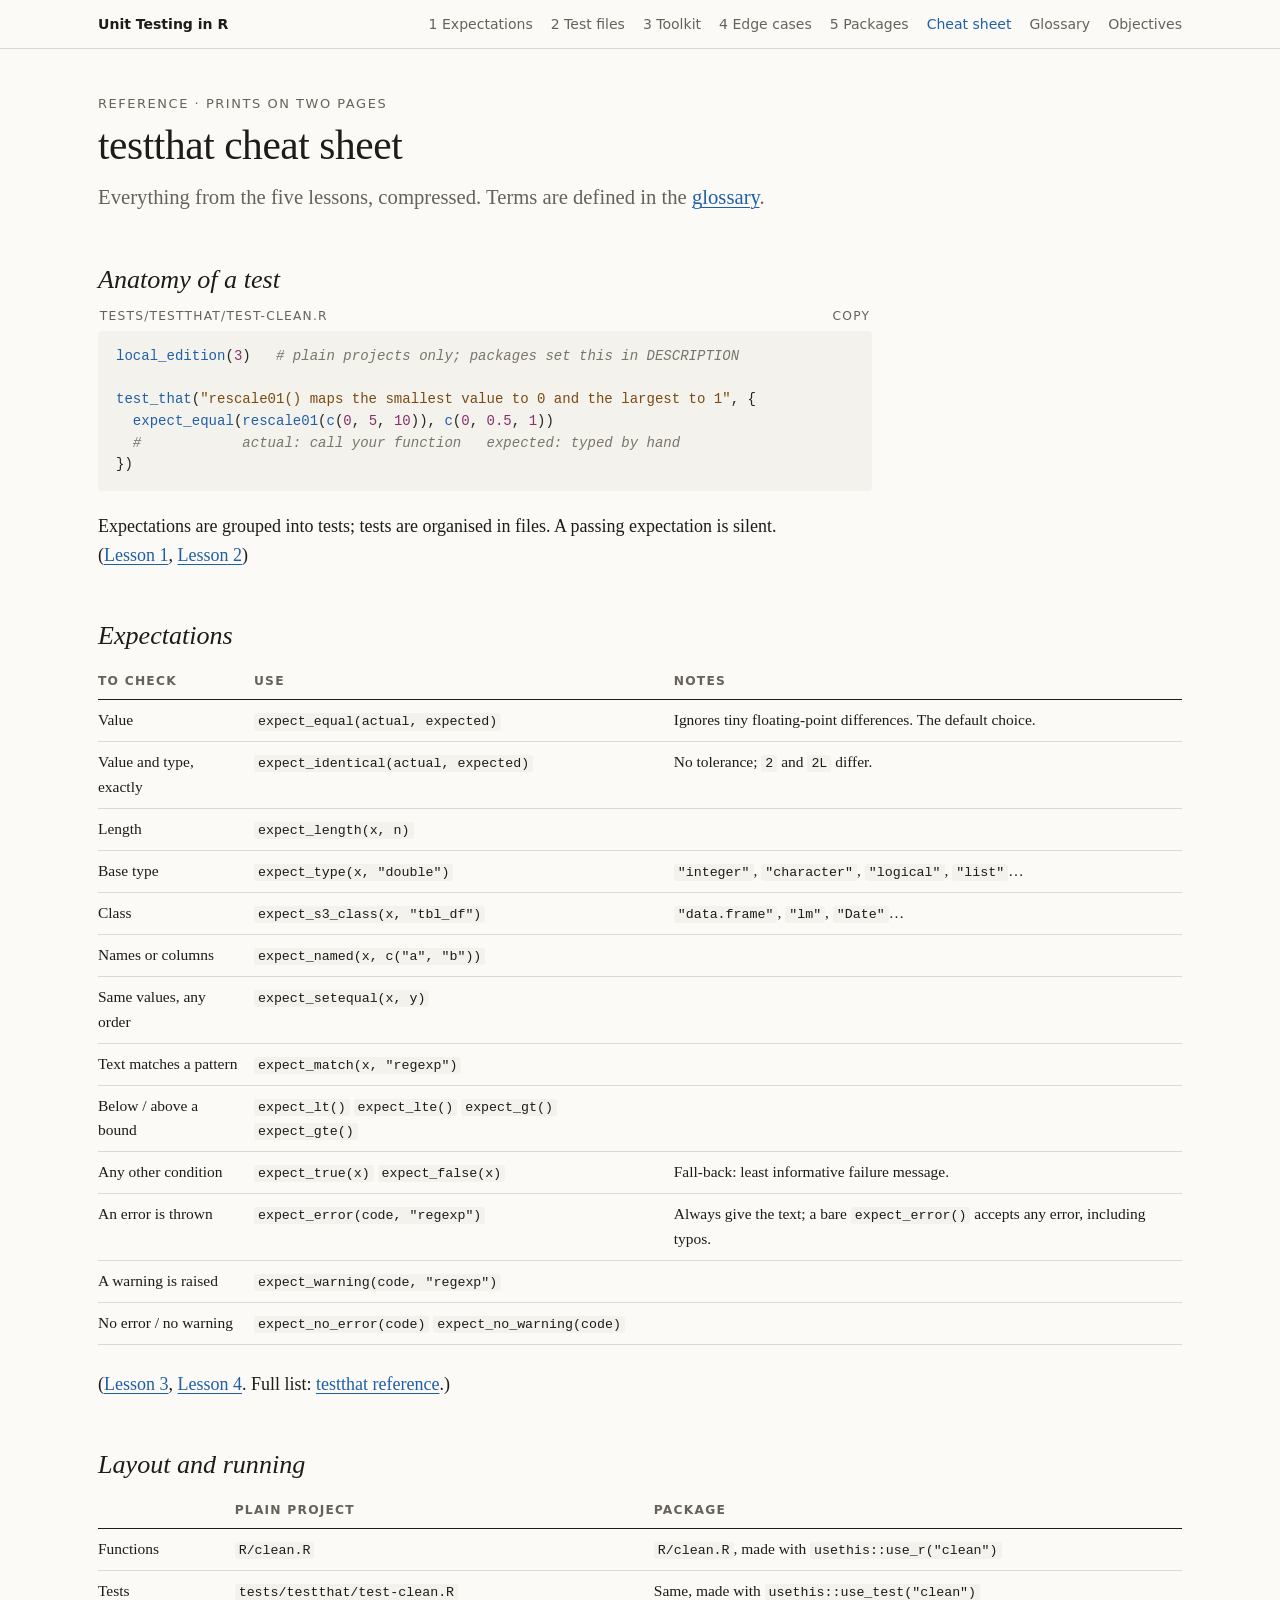
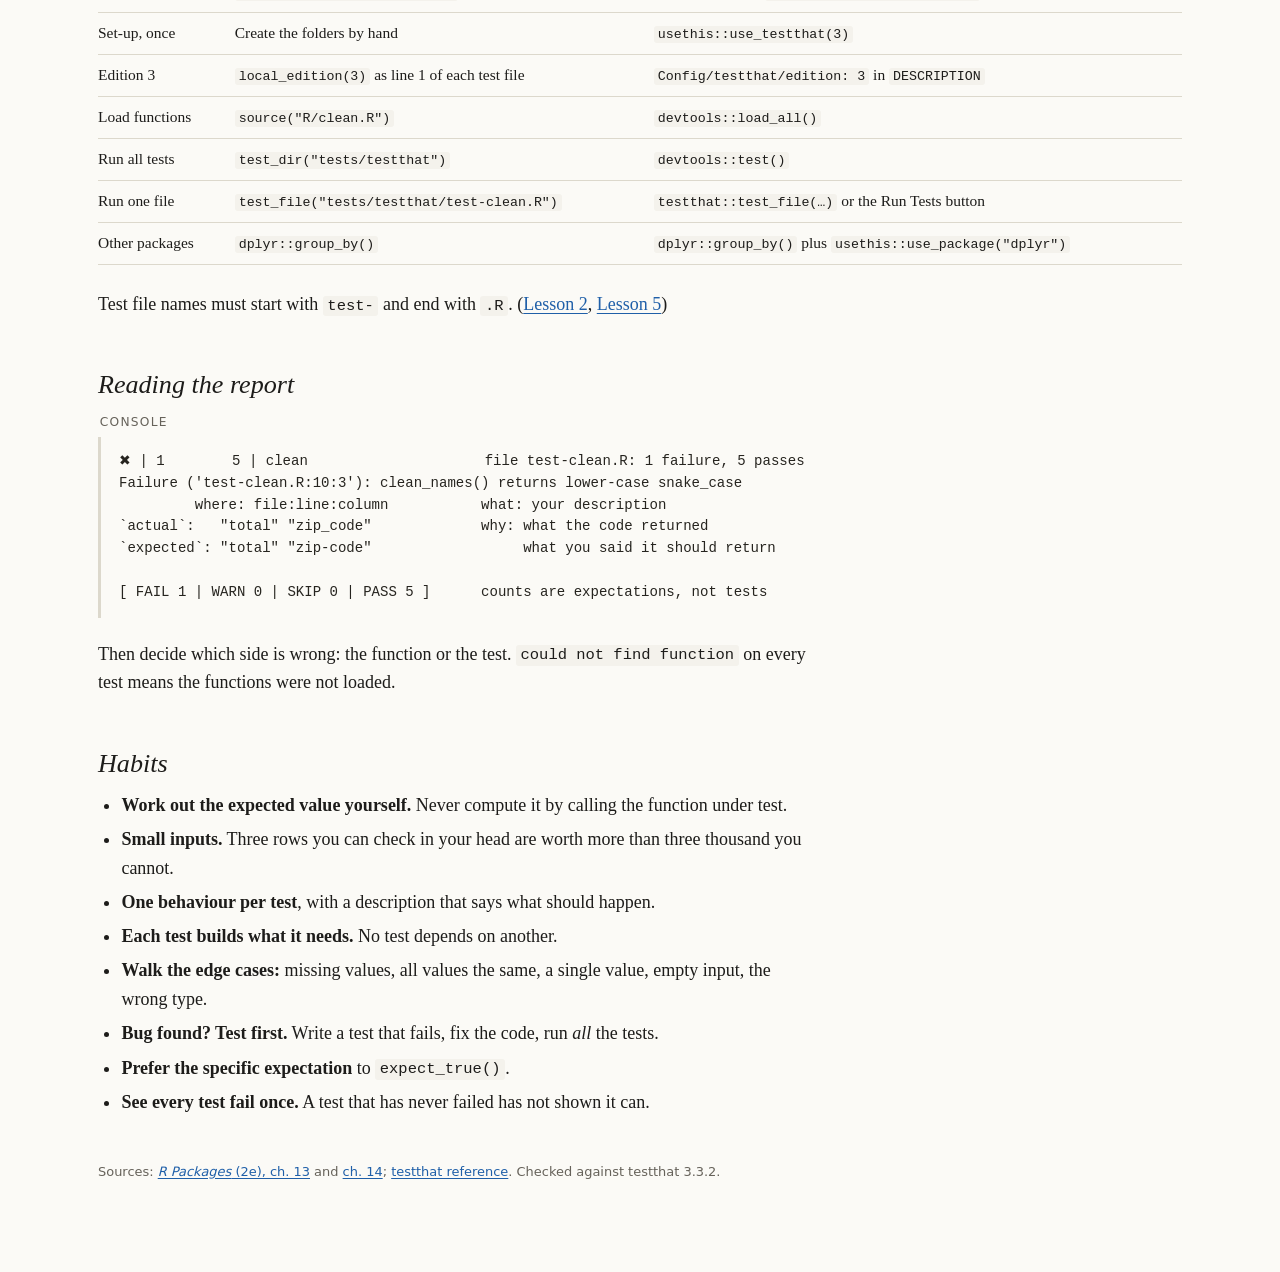
<file: reference/cheat-sheet.html>
<!doctype html>
<html lang="en">
<head>
<meta charset="utf-8">
<meta name="viewport" content="width=device-width, initial-scale=1">
<title>Cheat sheet · Unit Testing in R</title>
<link rel="stylesheet" href="../assets/course.css">
<script src="../assets/course.js" defer></script>
</head>
<body>
<header class="topbar"><div class="topbar-inner">
  <a class="brand" href="../index.html">Unit Testing in R</a>
  <nav aria-label="Course">
    <a href="../lessons/0001-first-expectation.html">1 Expectations</a>
    <a href="../lessons/0002-test-that-and-test-files.html">2 Test files</a>
    <a href="../lessons/0003-choosing-expectations.html">3 Toolkit</a>
    <a href="../lessons/0004-edge-cases-errors-and-bugs.html">4 Edge cases</a>
    <a href="../lessons/0005-from-project-to-package.html">5 Packages</a>
    <a href="cheat-sheet.html" aria-current="page">Cheat sheet</a>
    <a href="glossary.html">Glossary</a>
    <a href="mastery-objectives.html">Objectives</a>
  </nav>
</div></header>

<main class="page">
  <p class="eyebrow">Reference · prints on two pages</p>
  <h1>testthat cheat sheet</h1>
  <p class="lede">Everything from the five lessons, compressed. Terms are defined in the <a href="glossary.html">glossary</a>.</p>

  <h2>Anatomy of a test</h2>
  <figure class="code r">
    <figcaption><span>tests/testthat/test-clean.R</span></figcaption>
<pre><code>local_edition(3)   # plain projects only; packages set this in DESCRIPTION

test_that("rescale01() maps the smallest value to 0 and the largest to 1", {
  expect_equal(rescale01(c(0, 5, 10)), c(0, 0.5, 1))
  #            actual: call your function   expected: typed by hand
})</code></pre>
  </figure>
  <p>Expectations are grouped into tests; tests are organised in files. A passing expectation is silent. (<a href="../lessons/0001-first-expectation.html">Lesson 1</a>, <a href="../lessons/0002-test-that-and-test-files.html">Lesson 2</a>)</p>

  <h2>Expectations</h2>
  <div class="table-wrap wide">
  <table>
    <thead><tr><th>To check</th><th>Use</th><th>Notes</th></tr></thead>
    <tbody>
      <tr><td>Value</td><td><code>expect_equal(actual, expected)</code></td><td>Ignores tiny floating-point differences. The default choice.</td></tr>
      <tr><td>Value and type, exactly</td><td><code>expect_identical(actual, expected)</code></td><td>No tolerance; <code>2</code> and <code>2L</code> differ.</td></tr>
      <tr><td>Length</td><td><code>expect_length(x, n)</code></td><td></td></tr>
      <tr><td>Base type</td><td><code>expect_type(x, "double")</code></td><td><code>"integer"</code>, <code>"character"</code>, <code>"logical"</code>, <code>"list"</code>…</td></tr>
      <tr><td>Class</td><td><code>expect_s3_class(x, "tbl_df")</code></td><td><code>"data.frame"</code>, <code>"lm"</code>, <code>"Date"</code>…</td></tr>
      <tr><td>Names or columns</td><td><code>expect_named(x, c("a", "b"))</code></td><td></td></tr>
      <tr><td>Same values, any order</td><td><code>expect_setequal(x, y)</code></td><td></td></tr>
      <tr><td>Text matches a pattern</td><td><code>expect_match(x, "regexp")</code></td><td></td></tr>
      <tr><td>Below / above a bound</td><td><code>expect_lt()</code> <code>expect_lte()</code> <code>expect_gt()</code> <code>expect_gte()</code></td><td></td></tr>
      <tr><td>Any other condition</td><td><code>expect_true(x)</code> <code>expect_false(x)</code></td><td>Fall-back: least informative failure message.</td></tr>
      <tr><td>An error is thrown</td><td><code>expect_error(code, "regexp")</code></td><td>Always give the text; a bare <code>expect_error()</code> accepts any error, including typos.</td></tr>
      <tr><td>A warning is raised</td><td><code>expect_warning(code, "regexp")</code></td><td></td></tr>
      <tr><td>No error / no warning</td><td><code>expect_no_error(code)</code> <code>expect_no_warning(code)</code></td><td></td></tr>
    </tbody>
  </table>
  </div>
  <p>(<a href="../lessons/0003-choosing-expectations.html">Lesson 3</a>, <a href="../lessons/0004-edge-cases-errors-and-bugs.html">Lesson 4</a>. Full list: <a href="https://testthat.r-lib.org/reference/index.html">testthat reference</a>.)</p>

  <h2>Layout and running</h2>
  <div class="table-wrap wide">
  <table>
    <thead><tr><th></th><th>Plain project</th><th>Package</th></tr></thead>
    <tbody>
      <tr><td>Functions</td><td><code>R/clean.R</code></td><td><code>R/clean.R</code>, made with <code>usethis::use_r("clean")</code></td></tr>
      <tr><td>Tests</td><td><code>tests/testthat/test-clean.R</code></td><td>Same, made with <code>usethis::use_test("clean")</code></td></tr>
      <tr><td>Set-up, once</td><td>Create the folders by hand</td><td><code>usethis::use_testthat(3)</code></td></tr>
      <tr><td>Edition 3</td><td><code>local_edition(3)</code> as line 1 of each test file</td><td><code>Config/testthat/edition: 3</code> in <code>DESCRIPTION</code></td></tr>
      <tr><td>Load functions</td><td><code>source("R/clean.R")</code></td><td><code>devtools::load_all()</code></td></tr>
      <tr><td>Run all tests</td><td><code>test_dir("tests/testthat")</code></td><td><code>devtools::test()</code></td></tr>
      <tr><td>Run one file</td><td><code>test_file("tests/testthat/test-clean.R")</code></td><td><code>testthat::test_file(…)</code> or the Run Tests button</td></tr>
      <tr><td>Other packages</td><td><code>dplyr::group_by()</code></td><td><code>dplyr::group_by()</code> plus <code>usethis::use_package("dplyr")</code></td></tr>
    </tbody>
  </table>
  </div>
  <p>Test file names must start with <code>test-</code> and end with <code>.R</code>. (<a href="../lessons/0002-test-that-and-test-files.html">Lesson 2</a>, <a href="../lessons/0005-from-project-to-package.html">Lesson 5</a>)</p>

  <h2>Reading the report</h2>
  <figure class="code out">
    <figcaption><span>Console</span></figcaption>
<pre>✖ | 1        5 | clean                     file test-clean.R: 1 failure, 5 passes
Failure ('test-clean.R:10:3'): clean_names() returns lower-case snake_case
         where: file:line:column           what: your description
`actual`:   "total" "zip_code"             why: what the code returned
`expected`: "total" "zip-code"                  what you said it should return

[ FAIL 1 | WARN 0 | SKIP 0 | PASS 5 ]      counts are expectations, not tests</pre>
  </figure>
  <p>Then decide which side is wrong: the function or the test. <code>could not find function</code> on every test means the functions were not loaded.</p>

  <h2>Habits</h2>
  <ul>
    <li><strong>Work out the expected value yourself.</strong> Never compute it by calling the function under test.</li>
    <li><strong>Small inputs.</strong> Three rows you can check in your head are worth more than three thousand you cannot.</li>
    <li><strong>One behaviour per test</strong>, with a description that says what should happen.</li>
    <li><strong>Each test builds what it needs.</strong> No test depends on another.</li>
    <li><strong>Walk the edge cases:</strong> missing values, all values the same, a single value, empty input, the wrong type.</li>
    <li><strong>Bug found? Test first.</strong> Write a test that fails, fix the code, run <em>all</em> the tests.</li>
    <li><strong>Prefer the specific expectation</strong> to <code>expect_true()</code>.</li>
    <li><strong>See every test fail once.</strong> A test that has never failed has not shown it can.</li>
  </ul>

  <p class="colophon">Sources: <a href="https://r-pkgs.org/testing-basics.html"><em>R Packages</em> (2e), ch. 13</a> and <a href="https://r-pkgs.org/testing-design.html">ch. 14</a>; <a href="https://testthat.r-lib.org/reference/index.html">testthat reference</a>. Checked against testthat 3.3.2.</p>
</main>
</body>
</html>
</file>
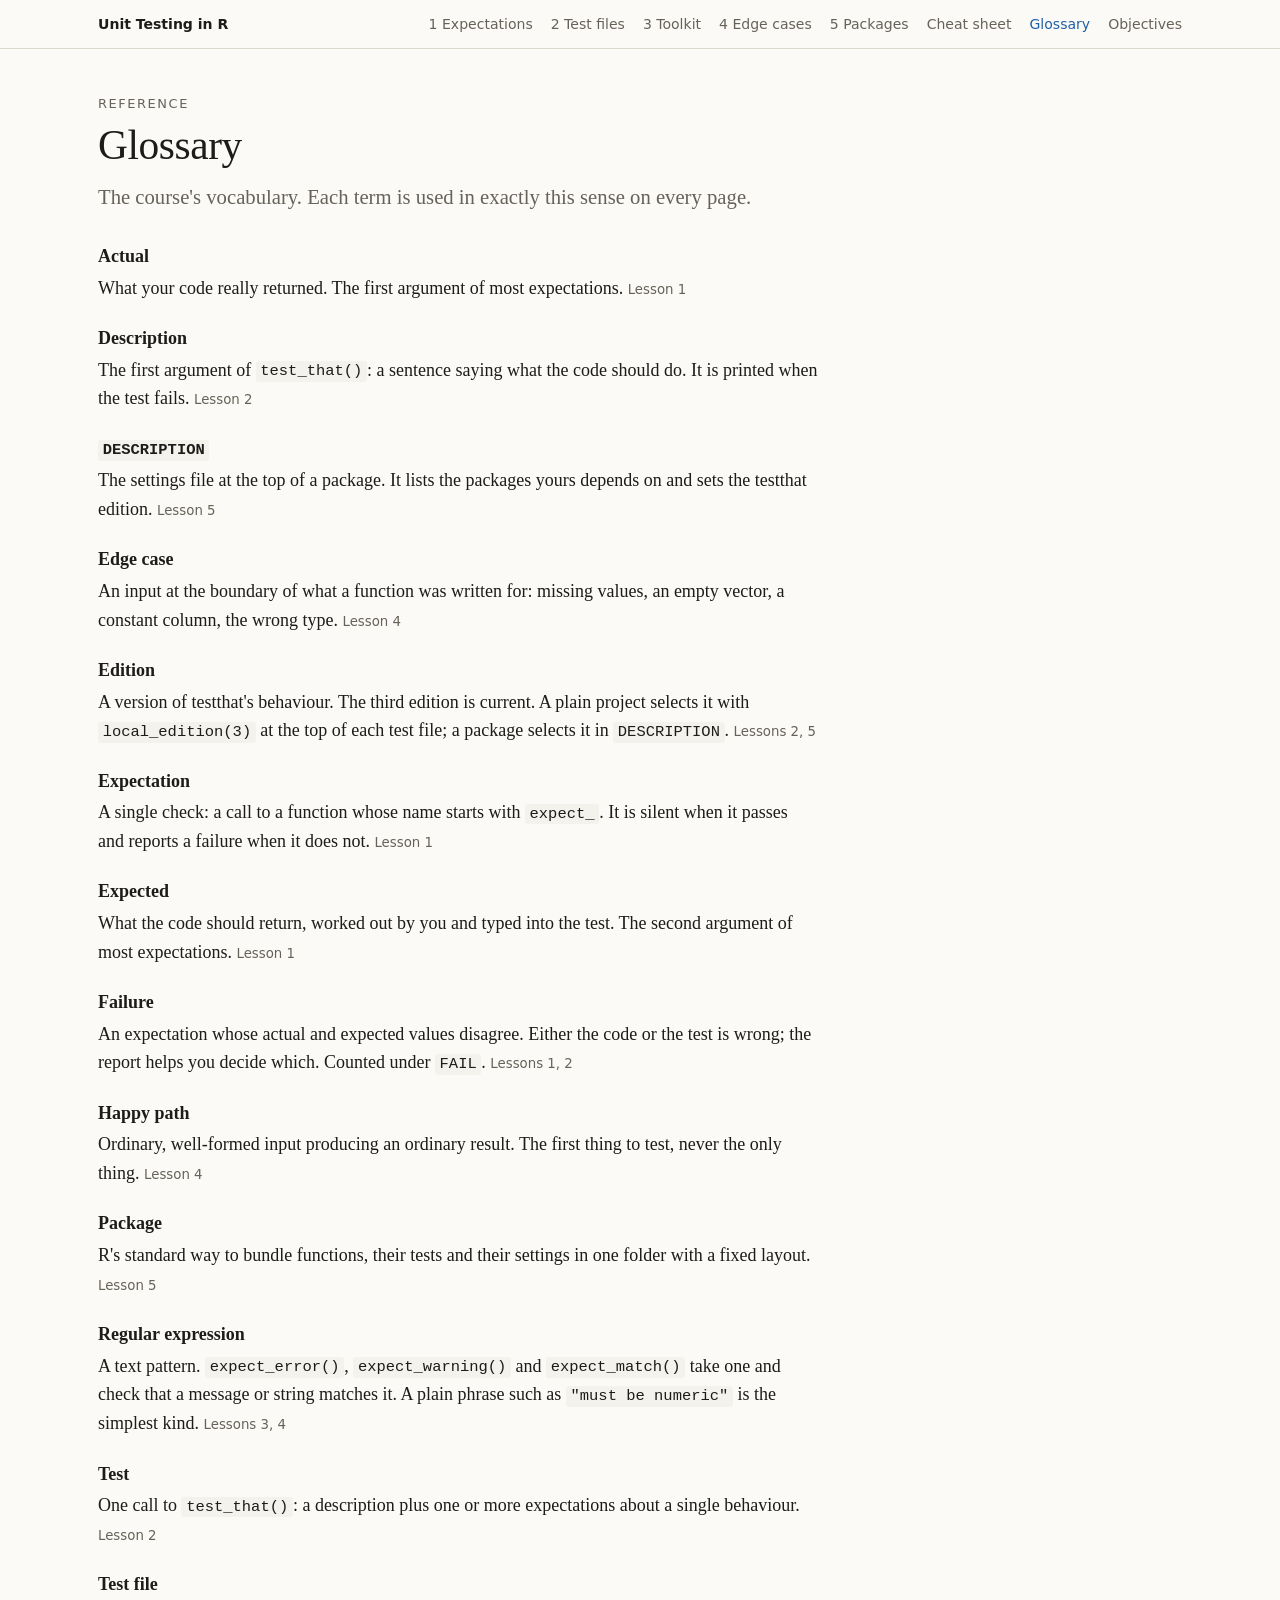
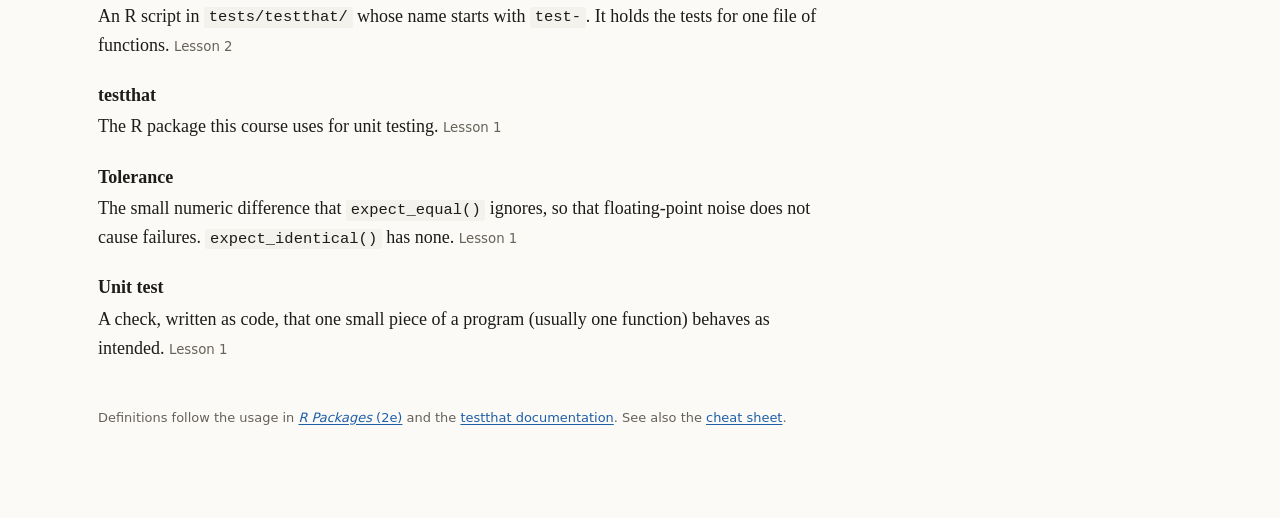
<file: reference/glossary.html>
<!doctype html>
<html lang="en">
<head>
<meta charset="utf-8">
<meta name="viewport" content="width=device-width, initial-scale=1">
<title>Glossary · Unit Testing in R</title>
<link rel="stylesheet" href="../assets/course.css">
<script src="../assets/course.js" defer></script>
</head>
<body>
<header class="topbar"><div class="topbar-inner">
  <a class="brand" href="../index.html">Unit Testing in R</a>
  <nav aria-label="Course">
    <a href="../lessons/0001-first-expectation.html">1 Expectations</a>
    <a href="../lessons/0002-test-that-and-test-files.html">2 Test files</a>
    <a href="../lessons/0003-choosing-expectations.html">3 Toolkit</a>
    <a href="../lessons/0004-edge-cases-errors-and-bugs.html">4 Edge cases</a>
    <a href="../lessons/0005-from-project-to-package.html">5 Packages</a>
    <a href="cheat-sheet.html">Cheat sheet</a>
    <a href="glossary.html" aria-current="page">Glossary</a>
    <a href="mastery-objectives.html">Objectives</a>
  </nav>
</div></header>

<main class="page">
  <p class="eyebrow">Reference</p>
  <h1>Glossary</h1>
  <p class="lede">The course's vocabulary. Each term is used in exactly this sense on every page.</p>

  <dl class="glossary">
    <dt id="actual">Actual</dt>
    <dd>What your code really returned. The first argument of most expectations. <span class="where">Lesson 1</span></dd>

    <dt id="description">Description</dt>
    <dd>The first argument of <code>test_that()</code>: a sentence saying what the code should do. It is printed when the test fails. <span class="where">Lesson 2</span></dd>

    <dt id="description-file"><code>DESCRIPTION</code></dt>
    <dd>The settings file at the top of a package. It lists the packages yours depends on and sets the testthat edition. <span class="where">Lesson 5</span></dd>

    <dt id="edge-case">Edge case</dt>
    <dd>An input at the boundary of what a function was written for: missing values, an empty vector, a constant column, the wrong type. <span class="where">Lesson 4</span></dd>

    <dt id="edition">Edition</dt>
    <dd>A version of testthat's behaviour. The third edition is current. A plain project selects it with <code>local_edition(3)</code> at the top of each test file; a package selects it in <code>DESCRIPTION</code>. <span class="where">Lessons 2, 5</span></dd>

    <dt id="expectation">Expectation</dt>
    <dd>A single check: a call to a function whose name starts with <code>expect_</code>. It is silent when it passes and reports a failure when it does not. <span class="where">Lesson 1</span></dd>

    <dt id="expected">Expected</dt>
    <dd>What the code should return, worked out by you and typed into the test. The second argument of most expectations. <span class="where">Lesson 1</span></dd>

    <dt id="failure">Failure</dt>
    <dd>An expectation whose actual and expected values disagree. Either the code or the test is wrong; the report helps you decide which. Counted under <code>FAIL</code>. <span class="where">Lessons 1, 2</span></dd>

    <dt id="happy-path">Happy path</dt>
    <dd>Ordinary, well-formed input producing an ordinary result. The first thing to test, never the only thing. <span class="where">Lesson 4</span></dd>

    <dt id="package">Package</dt>
    <dd>R's standard way to bundle functions, their tests and their settings in one folder with a fixed layout. <span class="where">Lesson 5</span></dd>

    <dt id="regular-expression">Regular expression</dt>
    <dd>A text pattern. <code>expect_error()</code>, <code>expect_warning()</code> and <code>expect_match()</code> take one and check that a message or string matches it. A plain phrase such as <code>"must be numeric"</code> is the simplest kind. <span class="where">Lessons 3, 4</span></dd>

    <dt id="test">Test</dt>
    <dd>One call to <code>test_that()</code>: a description plus one or more expectations about a single behaviour. <span class="where">Lesson 2</span></dd>

    <dt id="test-file">Test file</dt>
    <dd>An R script in <code>tests/testthat/</code> whose name starts with <code>test-</code>. It holds the tests for one file of functions. <span class="where">Lesson 2</span></dd>

    <dt id="testthat">testthat</dt>
    <dd>The R package this course uses for unit testing. <span class="where">Lesson 1</span></dd>

    <dt id="tolerance">Tolerance</dt>
    <dd>The small numeric difference that <code>expect_equal()</code> ignores, so that floating-point noise does not cause failures. <code>expect_identical()</code> has none. <span class="where">Lesson 1</span></dd>

    <dt id="unit-test">Unit test</dt>
    <dd>A check, written as code, that one small piece of a program (usually one function) behaves as intended. <span class="where">Lesson 1</span></dd>
  </dl>

  <p class="colophon">Definitions follow the usage in <a href="https://r-pkgs.org/testing-basics.html"><em>R Packages</em> (2e)</a> and the <a href="https://testthat.r-lib.org/">testthat documentation</a>. See also the <a href="cheat-sheet.html">cheat sheet</a>.</p>
</main>
</body>
</html>
</file>
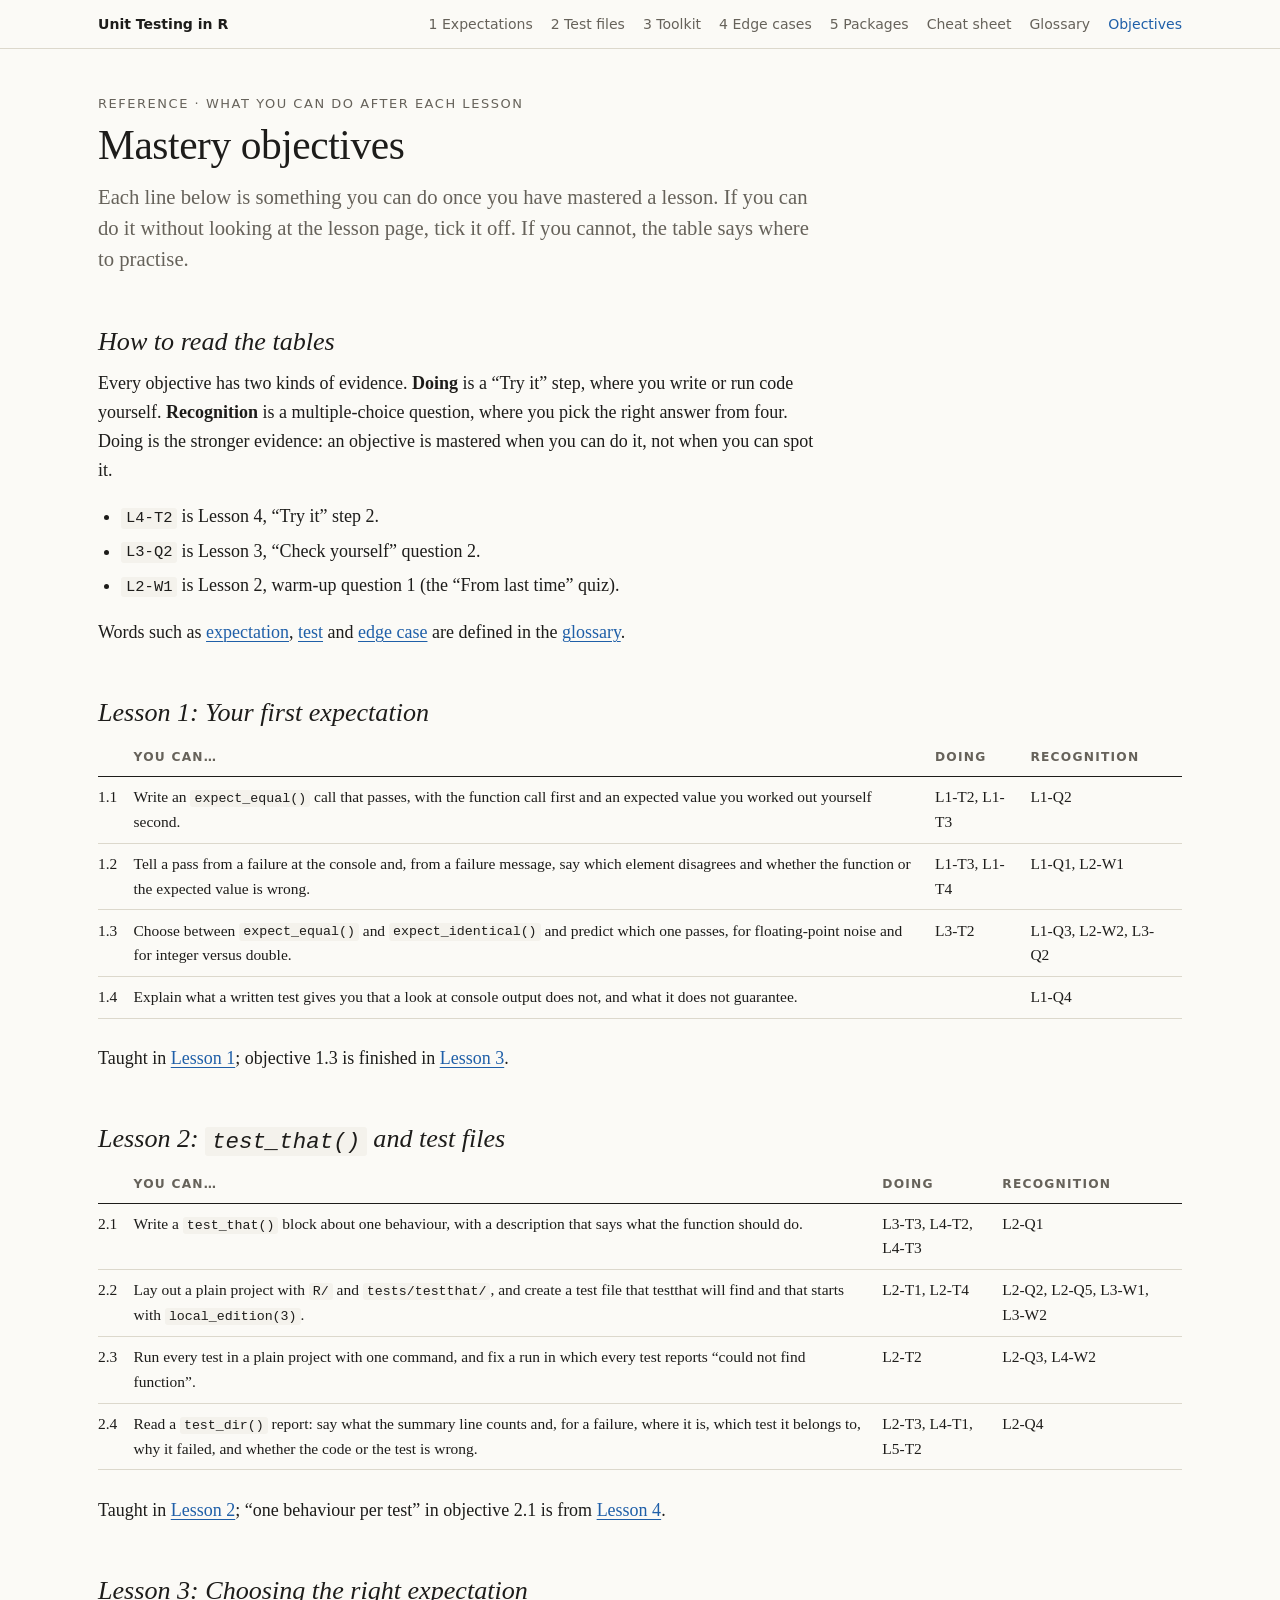
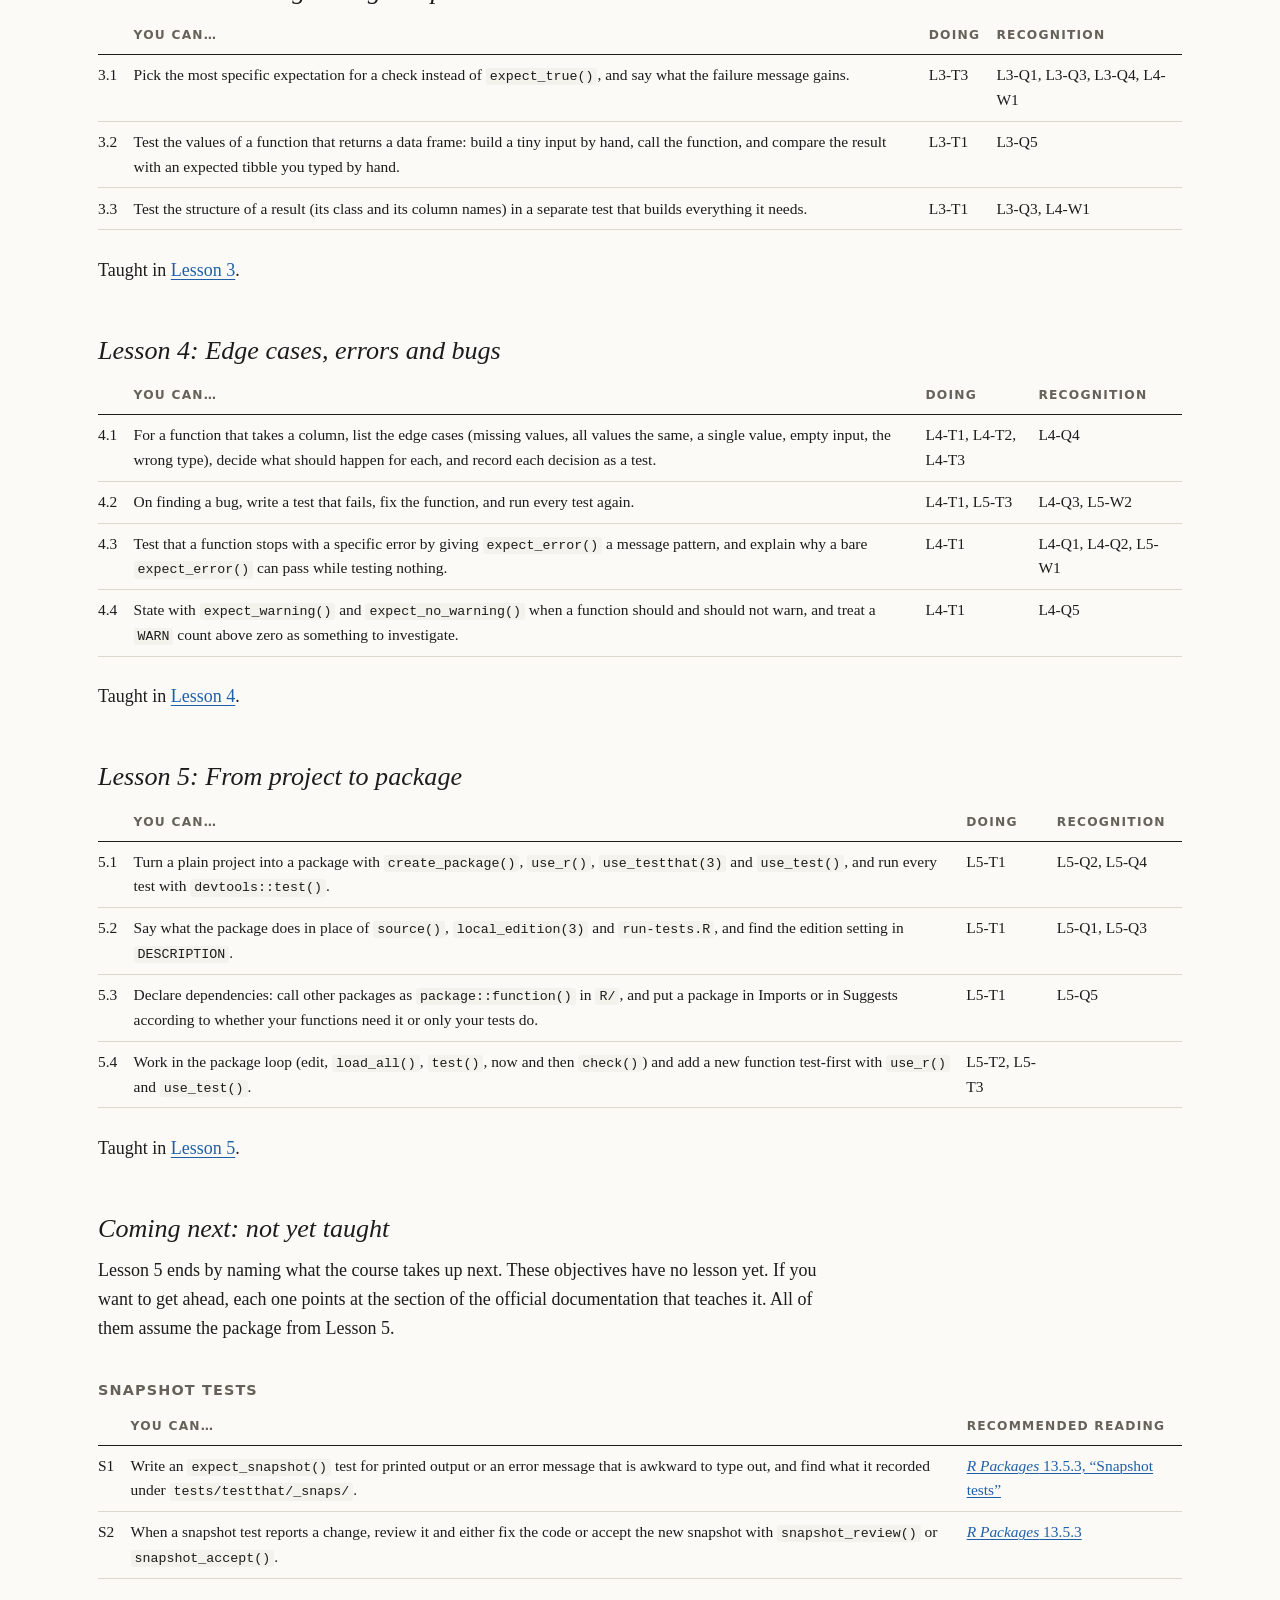
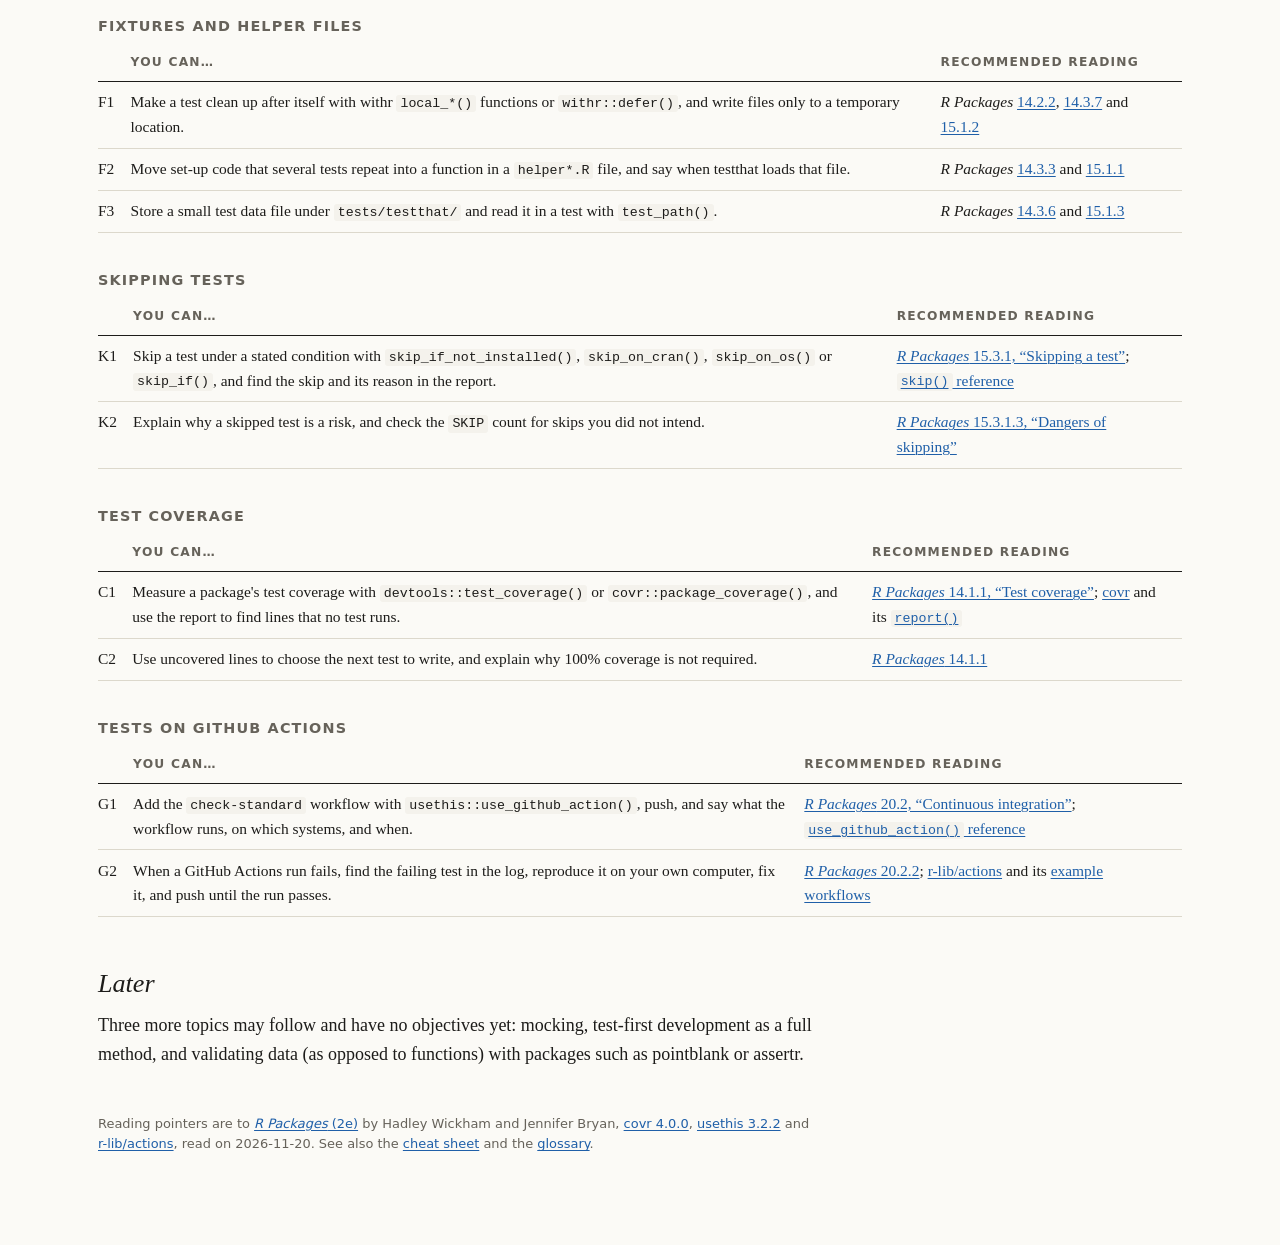
<file: reference/mastery-objectives.html>
<!doctype html>
<html lang="en">
<head>
<meta charset="utf-8">
<meta name="viewport" content="width=device-width, initial-scale=1">
<title>Mastery objectives · Unit Testing in R</title>
<link rel="stylesheet" href="../assets/course.css">
<script src="../assets/course.js" defer></script>
</head>
<body>
<header class="topbar"><div class="topbar-inner">
  <a class="brand" href="../index.html">Unit Testing in R</a>
  <nav aria-label="Course">
    <a href="../lessons/0001-first-expectation.html">1 Expectations</a>
    <a href="../lessons/0002-test-that-and-test-files.html">2 Test files</a>
    <a href="../lessons/0003-choosing-expectations.html">3 Toolkit</a>
    <a href="../lessons/0004-edge-cases-errors-and-bugs.html">4 Edge cases</a>
    <a href="../lessons/0005-from-project-to-package.html">5 Packages</a>
    <a href="cheat-sheet.html">Cheat sheet</a>
    <a href="glossary.html">Glossary</a>
    <a href="mastery-objectives.html" aria-current="page">Objectives</a>
  </nav>
</div></header>

<main class="page">
  <p class="eyebrow">Reference · what you can do after each lesson</p>
  <h1>Mastery objectives</h1>
  <p class="lede">Each line below is something you can do once you have mastered a lesson. If you can do it without looking at the lesson page, tick it off. If you cannot, the table says where to practise.</p>

  <h2>How to read the tables</h2>
  <p>Every objective has two kinds of evidence. <strong>Doing</strong> is a “Try it” step, where you write or run code yourself. <strong>Recognition</strong> is a multiple-choice question, where you pick the right answer from four. Doing is the stronger evidence: an objective is mastered when you can do it, not when you can spot it.</p>
  <ul>
    <li><code>L4-T2</code> is Lesson 4, “Try it” step 2.</li>
    <li><code>L3-Q2</code> is Lesson 3, “Check yourself” question 2.</li>
    <li><code>L2-W1</code> is Lesson 2, warm-up question 1 (the “From last time” quiz).</li>
  </ul>
  <p>Words such as <a href="glossary.html#expectation">expectation</a>, <a href="glossary.html#test">test</a> and <a href="glossary.html#edge-case">edge case</a> are defined in the <a href="glossary.html">glossary</a>.</p>

  <h2>Lesson 1: Your first expectation</h2>
  <div class="table-wrap wide">
  <table>
    <thead><tr><th></th><th>You can…</th><th>Doing</th><th>Recognition</th></tr></thead>
    <tbody>
      <tr><td>1.1</td><td>Write an <code>expect_equal()</code> call that passes, with the function call first and an expected value you worked out yourself second.</td><td>L1-T2, L1-T3</td><td>L1-Q2</td></tr>
      <tr><td>1.2</td><td>Tell a pass from a failure at the console and, from a failure message, say which element disagrees and whether the function or the expected value is wrong.</td><td>L1-T3, L1-T4</td><td>L1-Q1, L2-W1</td></tr>
      <tr><td>1.3</td><td>Choose between <code>expect_equal()</code> and <code>expect_identical()</code> and predict which one passes, for floating-point noise and for integer versus double.</td><td>L3-T2</td><td>L1-Q3, L2-W2, L3-Q2</td></tr>
      <tr><td>1.4</td><td>Explain what a written test gives you that a look at console output does not, and what it does not guarantee.</td><td></td><td>L1-Q4</td></tr>
    </tbody>
  </table>
  </div>
  <p>Taught in <a href="../lessons/0001-first-expectation.html">Lesson 1</a>; objective 1.3 is finished in <a href="../lessons/0003-choosing-expectations.html">Lesson 3</a>.</p>

  <h2>Lesson 2: <code>test_that()</code> and test files</h2>
  <div class="table-wrap wide">
  <table>
    <thead><tr><th></th><th>You can…</th><th>Doing</th><th>Recognition</th></tr></thead>
    <tbody>
      <tr><td>2.1</td><td>Write a <code>test_that()</code> block about one behaviour, with a description that says what the function should do.</td><td>L3-T3, L4-T2, L4-T3</td><td>L2-Q1</td></tr>
      <tr><td>2.2</td><td>Lay out a plain project with <code>R/</code> and <code>tests/testthat/</code>, and create a test file that testthat will find and that starts with <code>local_edition(3)</code>.</td><td>L2-T1, L2-T4</td><td>L2-Q2, L2-Q5, L3-W1, L3-W2</td></tr>
      <tr><td>2.3</td><td>Run every test in a plain project with one command, and fix a run in which every test reports “could not find function”.</td><td>L2-T2</td><td>L2-Q3, L4-W2</td></tr>
      <tr><td>2.4</td><td>Read a <code>test_dir()</code> report: say what the summary line counts and, for a failure, where it is, which test it belongs to, why it failed, and whether the code or the test is wrong.</td><td>L2-T3, L4-T1, L5-T2</td><td>L2-Q4</td></tr>
    </tbody>
  </table>
  </div>
  <p>Taught in <a href="../lessons/0002-test-that-and-test-files.html">Lesson 2</a>; “one behaviour per test” in objective 2.1 is from <a href="../lessons/0004-edge-cases-errors-and-bugs.html">Lesson 4</a>.</p>

  <h2>Lesson 3: Choosing the right expectation</h2>
  <div class="table-wrap wide">
  <table>
    <thead><tr><th></th><th>You can…</th><th>Doing</th><th>Recognition</th></tr></thead>
    <tbody>
      <tr><td>3.1</td><td>Pick the most specific expectation for a check instead of <code>expect_true()</code>, and say what the failure message gains.</td><td>L3-T3</td><td>L3-Q1, L3-Q3, L3-Q4, L4-W1</td></tr>
      <tr><td>3.2</td><td>Test the values of a function that returns a data frame: build a tiny input by hand, call the function, and compare the result with an expected tibble you typed by hand.</td><td>L3-T1</td><td>L3-Q5</td></tr>
      <tr><td>3.3</td><td>Test the structure of a result (its class and its column names) in a separate test that builds everything it needs.</td><td>L3-T1</td><td>L3-Q3, L4-W1</td></tr>
    </tbody>
  </table>
  </div>
  <p>Taught in <a href="../lessons/0003-choosing-expectations.html">Lesson 3</a>.</p>

  <h2>Lesson 4: Edge cases, errors and bugs</h2>
  <div class="table-wrap wide">
  <table>
    <thead><tr><th></th><th>You can…</th><th>Doing</th><th>Recognition</th></tr></thead>
    <tbody>
      <tr><td>4.1</td><td>For a function that takes a column, list the edge cases (missing values, all values the same, a single value, empty input, the wrong type), decide what should happen for each, and record each decision as a test.</td><td>L4-T1, L4-T2, L4-T3</td><td>L4-Q4</td></tr>
      <tr><td>4.2</td><td>On finding a bug, write a test that fails, fix the function, and run every test again.</td><td>L4-T1, L5-T3</td><td>L4-Q3, L5-W2</td></tr>
      <tr><td>4.3</td><td>Test that a function stops with a specific error by giving <code>expect_error()</code> a message pattern, and explain why a bare <code>expect_error()</code> can pass while testing nothing.</td><td>L4-T1</td><td>L4-Q1, L4-Q2, L5-W1</td></tr>
      <tr><td>4.4</td><td>State with <code>expect_warning()</code> and <code>expect_no_warning()</code> when a function should and should not warn, and treat a <code>WARN</code> count above zero as something to investigate.</td><td>L4-T1</td><td>L4-Q5</td></tr>
    </tbody>
  </table>
  </div>
  <p>Taught in <a href="../lessons/0004-edge-cases-errors-and-bugs.html">Lesson 4</a>.</p>

  <h2>Lesson 5: From project to package</h2>
  <div class="table-wrap wide">
  <table>
    <thead><tr><th></th><th>You can…</th><th>Doing</th><th>Recognition</th></tr></thead>
    <tbody>
      <tr><td>5.1</td><td>Turn a plain project into a package with <code>create_package()</code>, <code>use_r()</code>, <code>use_testthat(3)</code> and <code>use_test()</code>, and run every test with <code>devtools::test()</code>.</td><td>L5-T1</td><td>L5-Q2, L5-Q4</td></tr>
      <tr><td>5.2</td><td>Say what the package does in place of <code>source()</code>, <code>local_edition(3)</code> and <code>run-tests.R</code>, and find the edition setting in <code>DESCRIPTION</code>.</td><td>L5-T1</td><td>L5-Q1, L5-Q3</td></tr>
      <tr><td>5.3</td><td>Declare dependencies: call other packages as <code>package::function()</code> in <code>R/</code>, and put a package in Imports or in Suggests according to whether your functions need it or only your tests do.</td><td>L5-T1</td><td>L5-Q5</td></tr>
      <tr><td>5.4</td><td>Work in the package loop (edit, <code>load_all()</code>, <code>test()</code>, now and then <code>check()</code>) and add a new function test-first with <code>use_r()</code> and <code>use_test()</code>.</td><td>L5-T2, L5-T3</td><td></td></tr>
    </tbody>
  </table>
  </div>
  <p>Taught in <a href="../lessons/0005-from-project-to-package.html">Lesson 5</a>.</p>

  <h2>Coming next: not yet taught</h2>
  <p>Lesson 5 ends by naming what the course takes up next. These objectives have no lesson yet. If you want to get ahead, each one points at the section of the official documentation that teaches it. All of them assume the package from Lesson 5.</p>

  <h3>Snapshot tests</h3>
  <div class="table-wrap wide">
  <table>
    <thead><tr><th></th><th>You can…</th><th>Recommended reading</th></tr></thead>
    <tbody>
      <tr><td>S1</td><td>Write an <code>expect_snapshot()</code> test for printed output or an error message that is awkward to type out, and find what it recorded under <code>tests/testthat/_snaps/</code>.</td><td><a href="https://r-pkgs.org/testing-basics.html#sec-snapshot-tests"><em>R Packages</em> 13.5.3, “Snapshot tests”</a></td></tr>
      <tr><td>S2</td><td>When a snapshot test reports a change, review it and either fix the code or accept the new snapshot with <code>snapshot_review()</code> or <code>snapshot_accept()</code>.</td><td><a href="https://r-pkgs.org/testing-basics.html#sec-snapshot-tests"><em>R Packages</em> 13.5.3</a></td></tr>
    </tbody>
  </table>
  </div>

  <h3>Fixtures and helper files</h3>
  <div class="table-wrap wide">
  <table>
    <thead><tr><th></th><th>You can…</th><th>Recommended reading</th></tr></thead>
    <tbody>
      <tr><td>F1</td><td>Make a test clean up after itself with withr <code>local_*()</code> functions or <code>withr::defer()</code>, and write files only to a temporary location.</td><td><em>R Packages</em> <a href="https://r-pkgs.org/testing-design.html#sec-testing-design-self-contained">14.2.2</a>, <a href="https://r-pkgs.org/testing-design.html#sec-tests-files-where-write">14.3.7</a> and <a href="https://r-pkgs.org/testing-advanced.html#create-and-destroy-a-local-useful_thing">15.1.2</a></td></tr>
      <tr><td>F2</td><td>Move set-up code that several tests repeat into a function in a <code>helper*.R</code> file, and say when testthat loads that file.</td><td><em>R Packages</em> <a href="https://r-pkgs.org/testing-design.html#testthat-helper-files">14.3.3</a> and <a href="https://r-pkgs.org/testing-advanced.html#sec-testing-advanced-fixture-helper">15.1.1</a></td></tr>
      <tr><td>F3</td><td>Store a small test data file under <code>tests/testthat/</code> and read it in a test with <code>test_path()</code>.</td><td><em>R Packages</em> <a href="https://r-pkgs.org/testing-design.html#storing-test-data">14.3.6</a> and <a href="https://r-pkgs.org/testing-advanced.html#sec-testing-advanced-concrete-fixture">15.1.3</a></td></tr>
    </tbody>
  </table>
  </div>

  <h3>Skipping tests</h3>
  <div class="table-wrap wide">
  <table>
    <thead><tr><th></th><th>You can…</th><th>Recommended reading</th></tr></thead>
    <tbody>
      <tr><td>K1</td><td>Skip a test under a stated condition with <code>skip_if_not_installed()</code>, <code>skip_on_cran()</code>, <code>skip_on_os()</code> or <code>skip_if()</code>, and find the skip and its reason in the report.</td><td><a href="https://r-pkgs.org/testing-advanced.html#tests-skipping"><em>R Packages</em> 15.3.1, “Skipping a test”</a>; <a href="https://testthat.r-lib.org/reference/skip.html"><code>skip()</code> reference</a></td></tr>
      <tr><td>K2</td><td>Explain why a skipped test is a risk, and check the <code>SKIP</code> count for skips you did not intend.</td><td><a href="https://r-pkgs.org/testing-advanced.html#tests-skipping"><em>R Packages</em> 15.3.1.3, “Dangers of skipping”</a></td></tr>
    </tbody>
  </table>
  </div>

  <h3>Test coverage</h3>
  <div class="table-wrap wide">
  <table>
    <thead><tr><th></th><th>You can…</th><th>Recommended reading</th></tr></thead>
    <tbody>
      <tr><td>C1</td><td>Measure a package's test coverage with <code>devtools::test_coverage()</code> or <code>covr::package_coverage()</code>, and use the report to find lines that no test runs.</td><td><a href="https://r-pkgs.org/testing-design.html#sec-testing-design-coverage"><em>R Packages</em> 14.1.1, “Test coverage”</a>; <a href="https://covr.r-lib.org/">covr</a> and its <a href="https://covr.r-lib.org/reference/report.html"><code>report()</code></a></td></tr>
      <tr><td>C2</td><td>Use uncovered lines to choose the next test to write, and explain why 100% coverage is not required.</td><td><a href="https://r-pkgs.org/testing-design.html#sec-testing-design-coverage"><em>R Packages</em> 14.1.1</a></td></tr>
    </tbody>
  </table>
  </div>

  <h3>Tests on GitHub Actions</h3>
  <div class="table-wrap wide">
  <table>
    <thead><tr><th></th><th>You can…</th><th>Recommended reading</th></tr></thead>
    <tbody>
      <tr><td>G1</td><td>Add the <code>check-standard</code> workflow with <code>usethis::use_github_action()</code>, push, and say what the workflow runs, on which systems, and when.</td><td><a href="https://r-pkgs.org/software-development-practices.html#sec-sw-dev-practices-ci"><em>R Packages</em> 20.2, “Continuous integration”</a>; <a href="https://usethis.r-lib.org/reference/use_github_action.html"><code>use_github_action()</code> reference</a></td></tr>
      <tr><td>G2</td><td>When a GitHub Actions run fails, find the failing test in the log, reproduce it on your own computer, fix it, and push until the run passes.</td><td><a href="https://r-pkgs.org/software-development-practices.html#r-cmd-check-via-gha"><em>R Packages</em> 20.2.2</a>; <a href="https://github.com/r-lib/actions">r-lib/actions</a> and its <a href="https://github.com/r-lib/actions/tree/v2-branch/examples">example workflows</a></td></tr>
    </tbody>
  </table>
  </div>

  <h2>Later</h2>
  <p>Three more topics may follow and have no objectives yet: mocking, test-first development as a full method, and validating data (as opposed to functions) with packages such as pointblank or assertr.</p>

  <p class="colophon">Reading pointers are to <a href="https://r-pkgs.org/"><em>R Packages</em> (2e)</a> by Hadley Wickham and Jennifer Bryan, <a href="https://covr.r-lib.org/">covr 4.0.0</a>, <a href="https://usethis.r-lib.org/">usethis 3.2.2</a> and <a href="https://github.com/r-lib/actions">r-lib/actions</a>, read on 2026-11-20. See also the <a href="cheat-sheet.html">cheat sheet</a> and the <a href="glossary.html">glossary</a>.</p>
</main>
</body>
</html>
</file>
<file: assets/course.css>
/* Unit Testing in R: shared course stylesheet.
   Every lesson, reference page and the home page link this one file. */

:root {
  --paper: #fbfaf6;
  --panel: #f3f1ea;
  --ink: #1d1c1a;
  --muted: #66625a;
  --rule: #dcd8cc;
  --accent: #1f5fa8;
  --accent-soft: #e4edf7;
  --good: #1e6f43;
  --good-soft: #e3f1e8;
  --bad: #a3302b;
  --bad-soft: #f8e6e3;
  --warn: #8a5a00;
  --warn-soft: #f8efd8;
  --code-bg: #f4f2ec;
  --code-ink: #26241f;
  --tok-comment: #7a756a;
  --tok-string: #7a4a12;
  --tok-number: #8a2f6b;
  --tok-call: #1f5fa8;
  --tok-keyword: #a3302b;
  --serif: "Iowan Old Style", "Palatino Linotype", Palatino, "Book Antiqua", Georgia, serif;
  --sans: system-ui, -apple-system, "Segoe UI", Roboto, sans-serif;
  --mono: "Cascadia Code", "Cascadia Mono", Consolas, "SF Mono", Menlo, monospace;
  --measure: 40rem;
}

@media (prefers-color-scheme: dark) {
  :root:not([data-theme="light"]) {
    --paper: #17171a;
    --panel: #202024;
    --ink: #e9e6df;
    --muted: #a09c93;
    --rule: #37363b;
    --accent: #86b7ee;
    --accent-soft: #1d2a3a;
    --good: #7fcb9c;
    --good-soft: #17291f;
    --bad: #ef9a93;
    --bad-soft: #331c1a;
    --warn: #e2bb62;
    --warn-soft: #2e2613;
    --code-bg: #1f1f23;
    --code-ink: #e4e1da;
    --tok-comment: #8d897f;
    --tok-string: #e0b07a;
    --tok-number: #dc9ccb;
    --tok-call: #86b7ee;
    --tok-keyword: #ef9a93;
  }
}
:root[data-theme="dark"] {
  --paper: #17171a;
  --panel: #202024;
  --ink: #e9e6df;
  --muted: #a09c93;
  --rule: #37363b;
  --accent: #86b7ee;
  --accent-soft: #1d2a3a;
  --good: #7fcb9c;
  --good-soft: #17291f;
  --bad: #ef9a93;
  --bad-soft: #331c1a;
  --warn: #e2bb62;
  --warn-soft: #2e2613;
  --code-bg: #1f1f23;
  --code-ink: #e4e1da;
  --tok-comment: #8d897f;
  --tok-string: #e0b07a;
  --tok-number: #dc9ccb;
  --tok-call: #86b7ee;
  --tok-keyword: #ef9a93;
}

*, *::before, *::after { box-sizing: border-box; }

html { font-size: 112.5%; -webkit-text-size-adjust: 100%; }

body {
  margin: 0;
  background: var(--paper);
  color: var(--ink);
  font-family: var(--serif);
  line-height: 1.6;
  text-rendering: optimizeLegibility;
}

a { color: var(--accent); text-underline-offset: 0.15em; text-decoration-thickness: 1px; }
a:hover { text-decoration-thickness: 2px; }
:focus-visible { outline: 2px solid var(--accent); outline-offset: 2px; }

/* ---------- Top bar ---------- */

.topbar {
  border-bottom: 1px solid var(--rule);
  font-family: var(--sans);
  font-size: 0.78rem;
}
.topbar-inner {
  max-width: 62rem;
  margin: 0 auto;
  padding: 0.7rem 16px;
  display: flex;
  flex-wrap: wrap;
  gap: 0.4rem 1.2rem;
  align-items: baseline;
}
.topbar .brand { font-weight: 600; color: var(--ink); text-decoration: none; margin-right: auto; }
.topbar nav { display: flex; flex-wrap: wrap; gap: 0.3rem 1rem; }
.topbar nav a { color: var(--muted); text-decoration: none; }
.topbar nav a:hover, .topbar nav a[aria-current="page"] { color: var(--accent); }

/* ---------- Page frame ---------- */

.page {
  max-width: 62rem;
  margin: 0 auto;
  padding: 2.5rem 16px 4rem;
}
.page > * { max-width: var(--measure); }
.page > .wide { max-width: none; }

.eyebrow {
  font-family: var(--sans);
  font-size: 0.72rem;
  letter-spacing: 0.12em;
  text-transform: uppercase;
  color: var(--muted);
  margin: 0 0 0.4rem;
}

h1 {
  font-weight: 400;
  font-size: 2.3rem;
  line-height: 1.12;
  letter-spacing: -0.01em;
  margin: 0 0 0.8rem;
  text-wrap: balance;
}
h2 {
  font-weight: 400;
  font-style: italic;
  font-size: 1.45rem;
  line-height: 1.25;
  margin: 2.8rem 0 0.6rem;
  text-wrap: balance;
}
h3 {
  font-family: var(--sans);
  font-size: 0.8rem;
  letter-spacing: 0.08em;
  text-transform: uppercase;
  color: var(--muted);
  margin: 2rem 0 0.4rem;
}
p { margin: 0 0 1rem; }
.lede { font-size: 1.15rem; line-height: 1.5; color: var(--muted); margin-bottom: 1.6rem; }

ul, ol { padding-left: 1.3rem; margin: 0 0 1rem; }
li { margin-bottom: 0.3rem; }

hr { border: 0; border-top: 1px solid var(--rule); margin: 2.5rem 0; }

/* The single "win" a lesson promises */
.win {
  border-left: 3px solid var(--accent);
  padding: 0.1rem 0 0.1rem 1rem;
  margin: 0 0 2rem;
}
.win .label, .box .label {
  display: block;
  font-family: var(--sans);
  font-size: 0.7rem;
  letter-spacing: 0.1em;
  text-transform: uppercase;
  color: var(--muted);
  margin-bottom: 0.15rem;
}
.win p { margin: 0; }

/* ---------- Code ---------- */

code, pre, kbd { font-family: var(--mono); font-variant-ligatures: none; }
code { font-size: 0.86em; background: var(--code-bg); padding: 0.08em 0.3em; border-radius: 3px; }
kbd {
  font-size: 0.78em; border: 1px solid var(--rule); border-bottom-width: 2px;
  border-radius: 4px; padding: 0.05em 0.35em; background: var(--panel);
}

figure.code { margin: 0 0 1.2rem; max-width: 43rem; }
figure.code figcaption {
  font-family: var(--sans);
  font-size: 0.68rem;
  letter-spacing: 0.1em;
  text-transform: uppercase;
  color: var(--muted);
  display: flex;
  justify-content: space-between;
  align-items: baseline;
  padding: 0 0.1rem 0.25rem;
}
pre {
  margin: 0;
  background: var(--code-bg);
  color: var(--code-ink);
  font-size: 0.78rem;
  line-height: 1.55;
  padding: 0.8rem 1rem;
  border-radius: 4px;
  overflow-x: auto;
  tab-size: 2;
}
pre code { background: none; padding: 0; font-size: inherit; }
figure.code.out pre { border-left: 3px solid var(--rule); background: transparent; border-radius: 0; }
figure.code.out.fail pre { border-left-color: var(--bad); }
figure.code.out.pass pre { border-left-color: var(--good); }

.tok-c { color: var(--tok-comment); font-style: italic; }
.tok-s { color: var(--tok-string); }
.tok-n { color: var(--tok-number); }
.tok-f { color: var(--tok-call); }
.tok-k { color: var(--tok-keyword); }

.copy-btn {
  font: inherit; letter-spacing: inherit; text-transform: inherit;
  background: none; border: 0; color: var(--muted); cursor: pointer; padding: 0;
}
.copy-btn:hover { color: var(--accent); }

/* ---------- Boxes ---------- */

.box {
  background: var(--panel);
  border-radius: 4px;
  padding: 0.9rem 1.1rem;
  margin: 1.4rem 0;
}
.box > :last-child { margin-bottom: 0; }
.box.trap { background: var(--warn-soft); }
.box.trap .label { color: var(--warn); }
.box.source { background: var(--accent-soft); }
.box.source .label { color: var(--accent); }
.box.ask { background: transparent; border: 1px dashed var(--rule); }

blockquote {
  margin: 1.4rem 0;
  padding-left: 1rem;
  border-left: 3px solid var(--rule);
  font-style: italic;
}
blockquote footer { font-style: normal; font-size: 0.85rem; color: var(--muted); margin-top: 0.3rem; }

/* Citations: small, in the margin on wide screens */
.cite {
  display: block;
  font-family: var(--sans);
  font-size: 0.74rem;
  line-height: 1.4;
  color: var(--muted);
  margin: -0.4rem 0 1rem;
}
@media (min-width: 68rem) {
  .cite {
    float: right;
    clear: right;
    width: 15rem;
    max-width: 15rem;
    margin: -3.3rem 0 0.8rem 0;
  }
  .page > .wide { clear: both; }
}

/* Numbered practice steps */
ol.steps { list-style: none; padding: 0; counter-reset: step; }
ol.steps > li {
  counter-increment: step;
  position: relative;
  padding-left: 2.4rem;
  margin-bottom: 1rem;
}
ol.steps > li::before {
  content: counter(step);
  position: absolute; left: 0; top: 0.15rem;
  width: 1.6rem; height: 1.6rem; border-radius: 50%;
  border: 1px solid var(--ink);
  font-family: var(--sans); font-size: 0.75rem;
  display: grid; place-items: center;
}
ol.steps figure.code { margin-top: 0.5rem; }

/* File tree */
pre.tree { background: transparent; border: 1px solid var(--rule); }

/* ---------- Tables ---------- */

.table-wrap { overflow-x: auto; margin: 0 0 1.4rem; }
table { border-collapse: collapse; width: 100%; font-size: 0.86rem; }
th, td { text-align: left; vertical-align: top; padding: 0.45rem 0.9rem 0.45rem 0; border-bottom: 1px solid var(--rule); }
th {
  font-family: var(--sans); font-size: 0.68rem; letter-spacing: 0.1em;
  text-transform: uppercase; color: var(--muted); font-weight: 600;
  border-bottom: 1px solid var(--ink);
}
td code { white-space: nowrap; }

/* ---------- Glossary ---------- */

dl.glossary dt { font-weight: 600; margin-top: 1.2rem; scroll-margin-top: 1rem; }
dl.glossary dd { margin: 0.15rem 0 0; }
dl.glossary dd .where { font-family: var(--sans); font-size: 0.74rem; color: var(--muted); }
dl.glossary dt:target { background: var(--accent-soft); }

/* ---------- Quiz ---------- */

.quiz { margin: 1.5rem 0 2rem; }
.quiz ol.questions { list-style: none; padding: 0; margin: 0; counter-reset: q; }
.quiz .q {
  counter-increment: q;
  border-top: 1px solid var(--rule);
  padding: 1.1rem 0 0.6rem;
  margin: 0;
}
.quiz .stem { margin-bottom: 0.7rem; }
.quiz .stem::before {
  content: "Q" counter(q) "  ";
  font-family: var(--sans); font-size: 0.72rem; letter-spacing: 0.08em; color: var(--muted);
}
.quiz .q pre { margin-bottom: 0.7rem; }
.quiz ul.opts { list-style: none; padding: 0; margin: 0 0 0.6rem; display: grid; gap: 0.4rem; }
.quiz ul.opts li { margin: 0; }
.quiz button.opt {
  width: 100%;
  text-align: left;
  font: inherit;
  font-size: 0.92rem;
  color: var(--ink);
  background: transparent;
  border: 1px solid var(--rule);
  border-radius: 4px;
  padding: 0.5rem 0.8rem;
  cursor: pointer;
  display: flex;
  gap: 0.6rem;
  align-items: baseline;
}
.quiz button.opt .mark { font-family: var(--sans); font-size: 0.8rem; width: 1rem; flex: none; color: var(--muted); }
.quiz button.opt:hover:not(:disabled) { border-color: var(--accent); background: var(--accent-soft); }
.quiz button.opt:disabled { cursor: default; color: var(--muted); }
.quiz button.opt.is-correct { border-color: var(--good); background: var(--good-soft); color: var(--ink); }
.quiz button.opt.is-correct .mark { color: var(--good); }
.quiz button.opt.is-wrong { border-color: var(--bad); background: var(--bad-soft); color: var(--ink); }
.quiz button.opt.is-wrong .mark { color: var(--bad); }
.quiz .why { font-size: 0.9rem; color: var(--muted); margin: 0 0 0.6rem; }
.js .quiz .why { display: none; }
.js .quiz .q.answered .why { display: block; }
.quiz .verdict { font-family: var(--sans); font-size: 0.75rem; font-weight: 600; letter-spacing: 0.06em; text-transform: uppercase; margin-right: 0.4rem; }
.quiz .verdict.good { color: var(--good); }
.quiz .verdict.bad { color: var(--bad); }
.quiz .tally {
  border-top: 1px solid var(--ink);
  padding-top: 0.8rem;
  font-family: var(--sans);
  font-size: 0.82rem;
  display: flex; flex-wrap: wrap; gap: 0.5rem 1rem; align-items: center; justify-content: space-between;
}
.quiz .tally button {
  font: inherit; color: var(--accent); background: none;
  border: 1px solid var(--accent); border-radius: 4px; padding: 0.3rem 0.8rem; cursor: pointer;
}
.quiz .tally button:hover { background: var(--accent-soft); }

/* ---------- Course home ---------- */

ol.toc { list-style: none; padding: 0; margin: 1.5rem 0 2rem; }
ol.toc li { border-top: 1px solid var(--rule); margin: 0; }
ol.toc li:last-child { border-bottom: 1px solid var(--rule); }
ol.toc a {
  display: grid;
  grid-template-columns: 2.2rem 1fr;
  gap: 0 0.6rem;
  padding: 0.9rem 0;
  text-decoration: none;
  color: var(--ink);
}
ol.toc a:hover .t { color: var(--accent); }
ol.toc .n { font-family: var(--sans); font-size: 0.8rem; color: var(--muted); padding-top: 0.25rem; }
ol.toc .t { font-size: 1.15rem; display: block; }
ol.toc .d { font-size: 0.9rem; color: var(--muted); display: block; }
ol.toc .done { font-family: var(--sans); font-size: 0.7rem; color: var(--good); margin-left: 0.5rem; white-space: nowrap; }

/* ---------- Lesson footer ---------- */

.pager {
  display: flex; justify-content: space-between; gap: 1rem;
  border-top: 1px solid var(--rule);
  margin-top: 3rem; padding-top: 1rem;
  font-family: var(--sans); font-size: 0.82rem;
}
.pager a { text-decoration: none; }
.pager .next { margin-left: auto; text-align: right; }

.colophon { font-family: var(--sans); font-size: 0.72rem; color: var(--muted); margin-top: 2.5rem; }

/* ---------- Small screens & print ---------- */

@media (max-width: 34rem) {
  html { font-size: 106%; }
  h1 { font-size: 1.9rem; }
}

@media print {
  :root {
    --paper: #fff; --panel: #f4f4f4; --ink: #000; --muted: #444; --rule: #bbb;
    --accent: #000; --code-bg: #f4f4f4; --code-ink: #000;
    --tok-comment: #555; --tok-string: #000; --tok-number: #000; --tok-call: #000; --tok-keyword: #000;
  }
  html { font-size: 10.5pt; }
  .topbar, .pager, .copy-btn, .quiz .tally button, .no-print { display: none !important; }
  .page { padding: 0; max-width: none; }
  .page > * { max-width: none; }
  .cite { float: none; width: auto; margin: -0.3rem 0 0.8rem; }
  pre { white-space: pre-wrap; border: 1px solid var(--rule); }
  figure.code, .box, tr, .quiz .q { break-inside: avoid; }
  h2, h3 { break-after: avoid; }
  a { color: inherit; text-decoration: none; }
}
</file>
